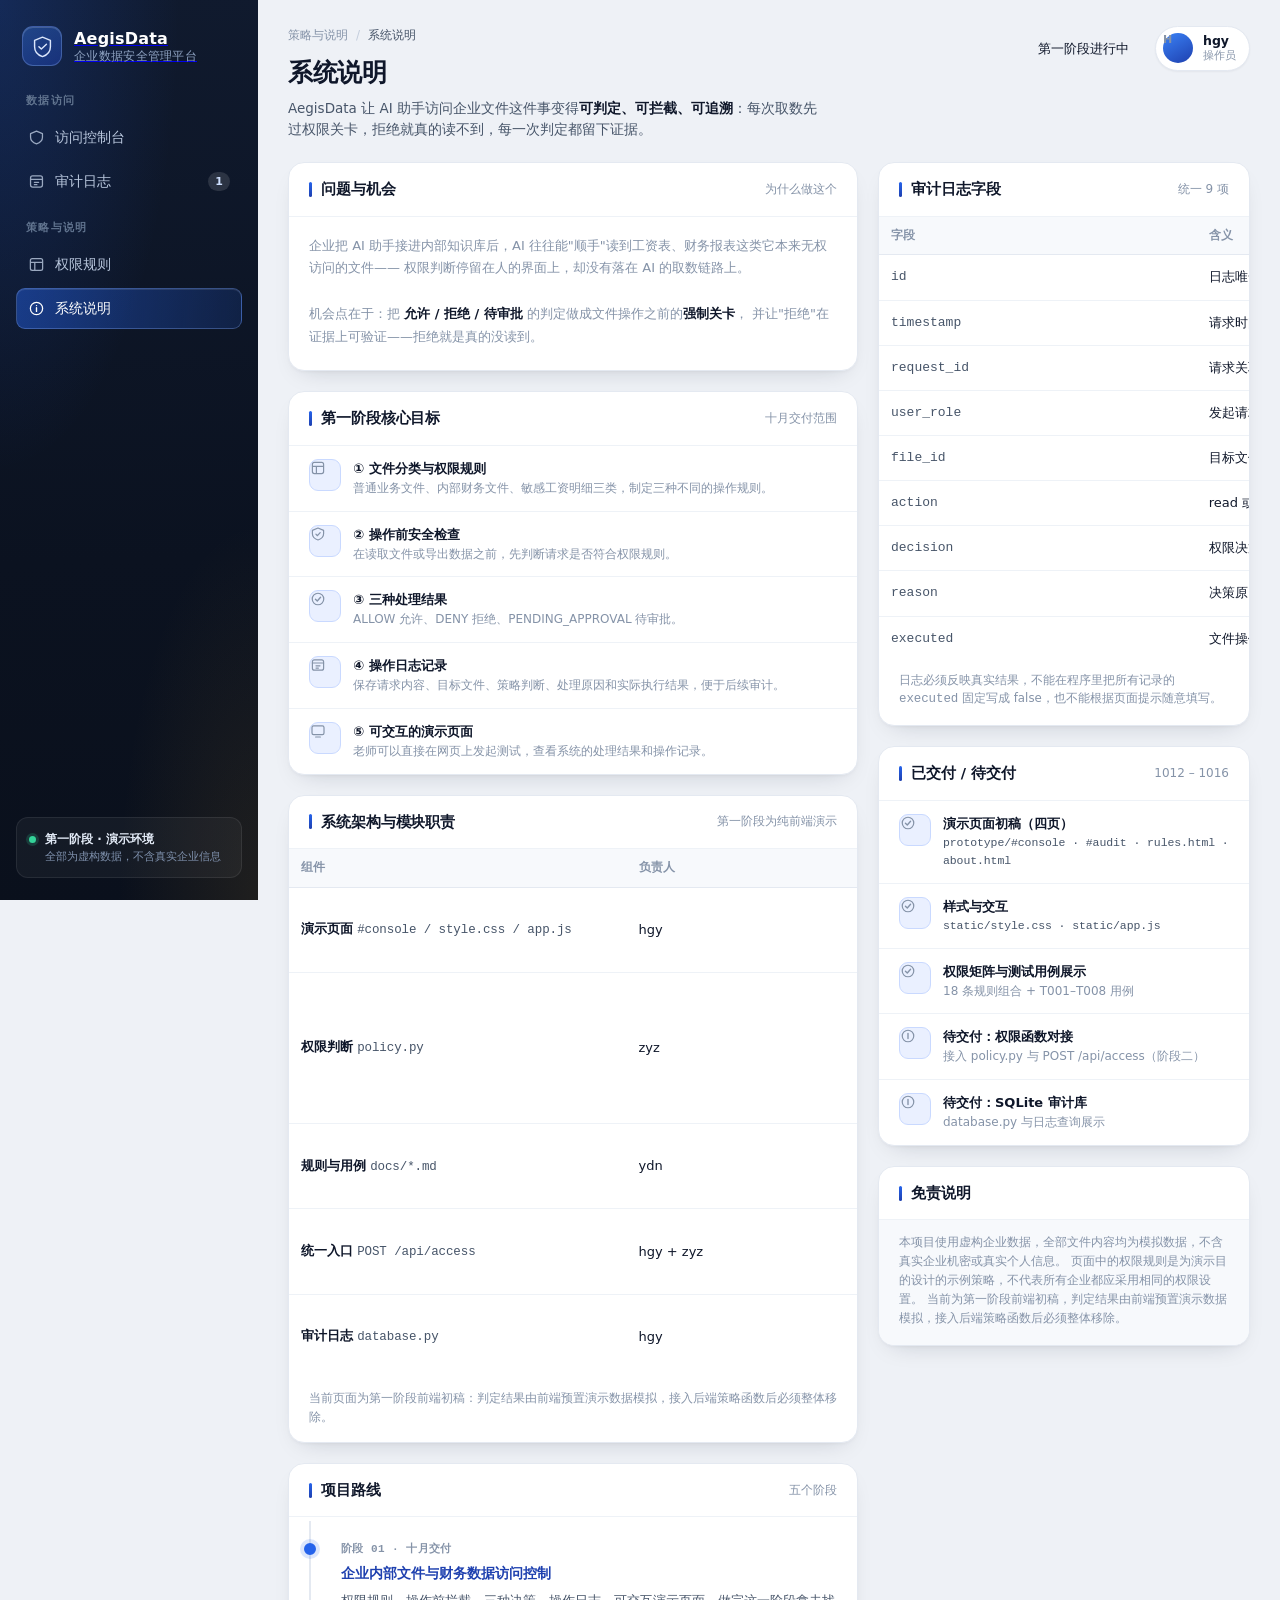
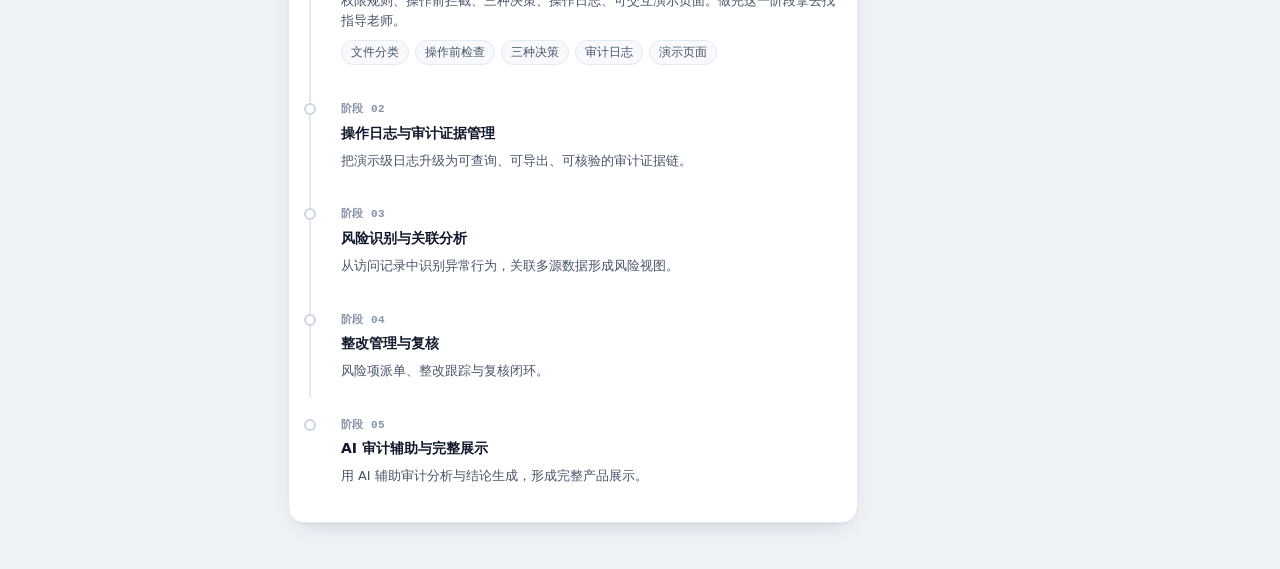
<file: about.html>
<!DOCTYPE html>
<html lang="zh-CN">
<head>
<meta charset="UTF-8">
<meta name="viewport" content="width=device-width, initial-scale=1">
<title>系统说明 · AegisData 企业数据安全管理平台</title>
<link rel="stylesheet" href="/static/style.css">
</head>
<body data-page="about">

<aside class="sidebar">
  <a class="brand" href="/">
    <div class="brand__mark" aria-hidden="true">
      <svg viewBox="0 0 32 32" fill="none">
        <path d="M16 3 27 7.5v8.7c0 6.6-4.5 11.6-11 13.8-6.5-2.2-11-7.2-11-13.8V7.5L16 3Z"
              stroke="currentColor" stroke-width="2" stroke-linejoin="round"/>
        <path d="M11 16.2l3.4 3.4L21.5 13" stroke="currentColor" stroke-width="2"
              stroke-linecap="round" stroke-linejoin="round"/>
      </svg>
    </div>
    <div class="brand__text">
      <b>AegisData</b>
      <span>企业数据安全管理平台</span>
    </div>
  </a>

  <nav class="nav" aria-label="主导航">
    <p class="nav__group">数据访问</p>
    <a class="nav__item" href="/">
      <svg viewBox="0 0 20 20" fill="none" aria-hidden="true">
        <path d="M10 2.5 17 5.5v4.3c0 3.6-2.8 6.4-7 7.7-4.2-1.3-7-4.1-7-7.7V5.5L10 2.5Z"
              stroke="currentColor" stroke-width="1.5" stroke-linejoin="round"/>
      </svg>
      <span>访问控制台</span>
    </a>
    <a class="nav__item" href="/audit">
      <svg viewBox="0 0 20 20" fill="none" aria-hidden="true">
        <rect x="3" y="3.5" width="14" height="13" rx="2.5" stroke="currentColor" stroke-width="1.5"/>
        <path d="M3 7.5h14M7.5 11h5M7.5 13.8h3" stroke="currentColor" stroke-width="1.5" stroke-linecap="round"/>
      </svg>
      <span>审计日志</span>
      <i class="nav__count" id="navCount">0</i>
    </a>

    <p class="nav__group">策略与说明</p>
    <a class="nav__item" href="/rules">
      <svg viewBox="0 0 20 20" fill="none" aria-hidden="true">
        <rect x="2.8" y="3.2" width="14.4" height="13.6" rx="2.2" stroke="currentColor" stroke-width="1.5"/>
        <path d="M2.8 7.6h14.4M8 7.6v9.2" stroke="currentColor" stroke-width="1.5"/>
      </svg>
      <span>权限规则</span>
    </a>
    <a class="nav__item is-active" href="/about" aria-current="page">
      <svg viewBox="0 0 20 20" fill="none" aria-hidden="true">
        <circle cx="10" cy="10" r="7.2" stroke="currentColor" stroke-width="1.5"/>
        <path d="M10 9v4.4M10 6.6h.01" stroke="currentColor" stroke-width="1.6" stroke-linecap="round"/>
      </svg>
      <span>系统说明</span>
    </a>
  </nav>

  <div class="sidebar__foot">
    <div class="stage">
      <span class="stage__dot"></span>
      <div>
        <b>第一阶段 · 演示环境</b>
        <span>全部为虚构数据，不含真实企业信息</span>
      </div>
    </div>
  </div>
</aside>

<div class="main">

  <header class="topbar">
    <div class="topbar__head">
      <nav class="topbar__crumbs" aria-label="面包屑">
        <span>策略与说明</span><span class="sep">/</span><b>系统说明</b>
      </nav>
      <h1>系统说明</h1>
      <p>AegisData 让 AI 助手访问企业文件这件事变得<strong>可判定、可拦截、可追溯</strong>：每次取数先过权限关卡，拒绝就真的读不到，每一次判定都留下证据。</p>
    </div>
    <div class="topbar__side">
      <span class="chip">第一阶段进行中</span>
      <div class="whoami">
        <span class="whoami__avatar">H</span>
        <div>
          <b>hgy</b>
          <span>操作员</span>
        </div>
      </div>
    </div>
  </header>

  <div class="grid">

    <div class="col">

      <!-- 问题与机会 -->
      <section class="card">
        <div class="card__head">
          <h2>问题与机会</h2>
          <span class="hint">为什么做这个</span>
        </div>
        <div class="notes" style="counter-reset: none">
          <p class="muted" style="padding: 0 0 4px; font-size: 13px; line-height: 1.75">
            企业把 AI 助手接进内部知识库后，AI 往往能"顺手"读到工资表、财务报表这类它本来无权访问的文件——
            权限判断停留在人的界面上，却没有落在 AI 的取数链路上。
            <br><br>
            机会点在于：把 <strong>允许 / 拒绝 / 待审批</strong> 的判定做成文件操作之前的<strong>强制关卡</strong>，
            并让"拒绝"在证据上可验证——拒绝就是真的没读到。
          </p>
        </div>
      </section>

      <!-- 第一阶段核心目标 -->
      <section class="card">
        <div class="card__head">
          <h2>第一阶段核心目标</h2>
          <span class="hint">十月交付范围</span>
        </div>
        <div class="doclist">
          <div class="doclist__item">
            <span class="doclist__ico"><svg viewBox="0 0 20 20" fill="none"><rect x="3" y="3" width="14" height="14" rx="2.5" stroke="currentColor" stroke-width="1.5"/><path d="M3 8h14M8 8v9" stroke="currentColor" stroke-width="1.5"/></svg></span>
            <div>
              <b>① 文件分类与权限规则</b>
              <span>普通业务文件、内部财务文件、敏感工资明细三类，制定三种不同的操作规则。</span>
            </div>
          </div>
          <div class="doclist__item">
            <span class="doclist__ico"><svg viewBox="0 0 20 20" fill="none"><path d="M10 2.5 17 5.5v4.3c0 3.6-2.8 6.4-7 7.7-4.2-1.3-7-4.1-7-7.7V5.5L10 2.5Z" stroke="currentColor" stroke-width="1.5" stroke-linejoin="round"/><path d="M7.4 10.2l1.9 1.9 3.4-3.8" stroke="currentColor" stroke-width="1.6" stroke-linecap="round" stroke-linejoin="round"/></svg></span>
            <div>
              <b>② 操作前安全检查</b>
              <span>在读取文件或导出数据之前，先判断请求是否符合权限规则。</span>
            </div>
          </div>
          <div class="doclist__item">
            <span class="doclist__ico"><svg viewBox="0 0 20 20" fill="none"><circle cx="10" cy="10" r="7.2" stroke="currentColor" stroke-width="1.5"/><path d="M6.8 10.2l2.3 2.3 4.1-4.6" stroke="currentColor" stroke-width="1.7" stroke-linecap="round" stroke-linejoin="round"/></svg></span>
            <div>
              <b>③ 三种处理结果</b>
              <span>ALLOW 允许、DENY 拒绝、PENDING_APPROVAL 待审批。</span>
            </div>
          </div>
          <div class="doclist__item">
            <span class="doclist__ico"><svg viewBox="0 0 20 20" fill="none"><rect x="3" y="3.5" width="14" height="13" rx="2.5" stroke="currentColor" stroke-width="1.5"/><path d="M3 7.5h14M7.5 11h5M7.5 13.8h3" stroke="currentColor" stroke-width="1.5" stroke-linecap="round"/></svg></span>
            <div>
              <b>④ 操作日志记录</b>
              <span>保存请求内容、目标文件、策略判断、处理原因和实际执行结果，便于后续审计。</span>
            </div>
          </div>
          <div class="doclist__item">
            <span class="doclist__ico"><svg viewBox="0 0 20 20" fill="none"><rect x="2.5" y="3.5" width="15" height="11" rx="2" stroke="currentColor" stroke-width="1.5"/><path d="M7 17.5h6" stroke="currentColor" stroke-width="1.5" stroke-linecap="round"/></svg></span>
            <div>
              <b>⑤ 可交互的演示页面</b>
              <span>老师可以直接在网页上发起测试，查看系统的处理结果和操作记录。</span>
            </div>
          </div>
        </div>
      </section>

      <!-- 系统架构 -->
      <section class="card">
        <div class="card__head">
          <h2>系统架构与模块职责</h2>
          <span class="hint">第一阶段为纯前端演示</span>
        </div>

        <div class="tablewrap">
          <table class="table">
            <thead>
              <tr>
                <th style="width:210px">组件</th>
                <th style="width:150px">负责人</th>
                <th>职责</th>
              </tr>
            </thead>
            <tbody>
              <tr>
                <td><b>演示页面</b> <span class="mono">#console / style.css / app.js</span></td>
                <td>hgy</td>
                <td>角色、文件、操作的选择控件与结果展示区，只呈现不判断</td>
              </tr>
              <tr>
                <td><b>权限判断</b> <span class="mono">policy.py</span></td>
                <td>zyz</td>
                <td>实现 <span class="mono">check_permission(user_role, file_id, action)</span>，输出三种决策</td>
              </tr>
              <tr>
                <td><b>规则与用例</b> <span class="mono">docs/*.md</span></td>
                <td>ydn</td>
                <td>文件清单、权限规则表、测试用例与虚构数据文件</td>
              </tr>
              <tr>
                <td><b>统一入口</b> <span class="mono">POST /api/access</span></td>
                <td>hgy + zyz</td>
                <td>接收请求、调用权限函数、执行受控文件操作、写审计日志</td>
              </tr>
              <tr>
                <td><b>审计日志</b> <span class="mono">database.py</span></td>
                <td>hgy</td>
                <td>SQLite 存储 9 个字段，提供日志查询与展示</td>
              </tr>
            </tbody>
          </table>
        </div>

        <div class="code-note">
          当前页面为第一阶段前端初稿：判定结果由前端预置演示数据模拟，接入后端策略函数后必须整体移除。
        </div>
      </section>

      <!-- 项目路线 -->
      <section class="card">
        <div class="card__head">
          <h2>项目路线</h2>
          <span class="hint">五个阶段</span>
        </div>
        <div class="roadmap">
          <div class="phase phase--now">
            <span class="phase__no">阶段 01 · 十月交付</span>
            <h4>企业内部文件与财务数据访问控制</h4>
            <p>权限规则、操作前拦截、三种决策、操作日志、可交互演示页面。做完这一阶段拿去找指导老师。</p>
            <div class="phase__tags">
              <span class="chipx">文件分类</span>
              <span class="chipx">操作前检查</span>
              <span class="chipx">三种决策</span>
              <span class="chipx">审计日志</span>
              <span class="chipx">演示页面</span>
            </div>
          </div>
          <div class="phase phase--next">
            <span class="phase__no">阶段 02</span>
            <h4>操作日志与审计证据管理</h4>
            <p>把演示级日志升级为可查询、可导出、可核验的审计证据链。</p>
          </div>
          <div class="phase phase--next">
            <span class="phase__no">阶段 03</span>
            <h4>风险识别与关联分析</h4>
            <p>从访问记录中识别异常行为，关联多源数据形成风险视图。</p>
          </div>
          <div class="phase phase--next">
            <span class="phase__no">阶段 04</span>
            <h4>整改管理与复核</h4>
            <p>风险项派单、整改跟踪与复核闭环。</p>
          </div>
          <div class="phase phase--next">
            <span class="phase__no">阶段 05</span>
            <h4>AI 审计辅助与完整展示</h4>
            <p>用 AI 辅助审计分析与结论生成，形成完整产品展示。</p>
          </div>
        </div>
      </section>
    </div>

    <!-- 右列 -->
    <div class="col col--side">

      <section class="card">
        <div class="card__head">
          <h2>审计日志字段</h2>
          <span class="hint">统一 9 项</span>
        </div>
        <div class="tablewrap">
          <table class="table">
            <thead>
              <tr><th style="width:120px">字段</th><th>含义</th></tr>
            </thead>
            <tbody>
              <tr><td class="tbl-code">id</td><td>日志唯一编号</td></tr>
              <tr><td class="tbl-code">timestamp</td><td>请求时间</td></tr>
              <tr><td class="tbl-code">request_id</td><td>请求关联编号</td></tr>
              <tr><td class="tbl-code">user_role</td><td>发起请求的角色</td></tr>
              <tr><td class="tbl-code">file_id</td><td>目标文件编号</td></tr>
              <tr><td class="tbl-code">action</td><td>read 或 export</td></tr>
              <tr><td class="tbl-code">decision</td><td>权限决策</td></tr>
              <tr><td class="tbl-code">reason</td><td>决策原因</td></tr>
              <tr><td class="tbl-code">executed</td><td>文件操作是否实际执行</td></tr>
            </tbody>
          </table>
        </div>
        <div class="code-note">
          日志必须反映真实结果，不能在程序里把所有记录的 <span class="mono">executed</span> 固定写成 false，也不能根据页面提示随意填写。
        </div>
      </section>

      <section class="card">
        <div class="card__head">
          <h2>已交付 / 待交付</h2>
          <span class="hint">1012 – 1016</span>
        </div>
        <div class="doclist">
          <div class="doclist__item">
            <span class="doclist__ico"><svg viewBox="0 0 20 20" fill="none"><circle cx="10" cy="10" r="7.2" stroke="currentColor" stroke-width="1.5"/><path d="M6.8 10.2l2.3 2.3 4.1-4.6" stroke="currentColor" stroke-width="1.7" stroke-linecap="round" stroke-linejoin="round"/></svg></span>
            <div><b>演示页面初稿（四页）</b><span class="mono">prototype/#console · #audit · rules.html · about.html</span></div>
          </div>
          <div class="doclist__item">
            <span class="doclist__ico"><svg viewBox="0 0 20 20" fill="none"><circle cx="10" cy="10" r="7.2" stroke="currentColor" stroke-width="1.5"/><path d="M6.8 10.2l2.3 2.3 4.1-4.6" stroke="currentColor" stroke-width="1.7" stroke-linecap="round" stroke-linejoin="round"/></svg></span>
            <div><b>样式与交互</b><span class="mono">static/style.css · static/app.js</span></div>
          </div>
          <div class="doclist__item">
            <span class="doclist__ico"><svg viewBox="0 0 20 20" fill="none"><circle cx="10" cy="10" r="7.2" stroke="currentColor" stroke-width="1.5"/><path d="M6.8 10.2l2.3 2.3 4.1-4.6" stroke="currentColor" stroke-width="1.7" stroke-linecap="round" stroke-linejoin="round"/></svg></span>
            <div><b>权限矩阵与测试用例展示</b><span>18 条规则组合 + T001–T008 用例</span></div>
          </div>
          <div class="doclist__item">
            <span class="doclist__ico"><svg viewBox="0 0 20 20" fill="none"><circle cx="10" cy="10" r="7.2" stroke="currentColor" stroke-width="1.5"/><path d="M10 6.8v6.4" stroke="currentColor" stroke-width="1.7" stroke-linecap="round"/></svg></span>
            <div><b>待交付：权限函数对接</b><span>接入 policy.py 与 POST /api/access（阶段二）</span></div>
          </div>
          <div class="doclist__item">
            <span class="doclist__ico"><svg viewBox="0 0 20 20" fill="none"><circle cx="10" cy="10" r="7.2" stroke="currentColor" stroke-width="1.5"/><path d="M10 6.8v6.4" stroke="currentColor" stroke-width="1.7" stroke-linecap="round"/></svg></span>
            <div><b>待交付：SQLite 审计库</b><span>database.py 与日志查询展示</span></div>
          </div>
        </div>
      </section>

      <section class="card">
        <div class="card__head">
          <h2>免责说明</h2>
        </div>
        <p class="disclaimer" style="border-top: 0">
          本项目使用虚构企业数据，全部文件内容均为模拟数据，不含真实企业机密或真实个人信息。
          页面中的权限规则是为演示目的设计的示例策略，不代表所有企业都应采用相同的权限设置。
          当前为第一阶段前端初稿，判定结果由前端预置演示数据模拟，接入后端策略函数后必须整体移除。
        </p>
      </section>
    </div>
  </div>
</div>

<script src="/static/app.js"></script>
</body>
</html>
</file>
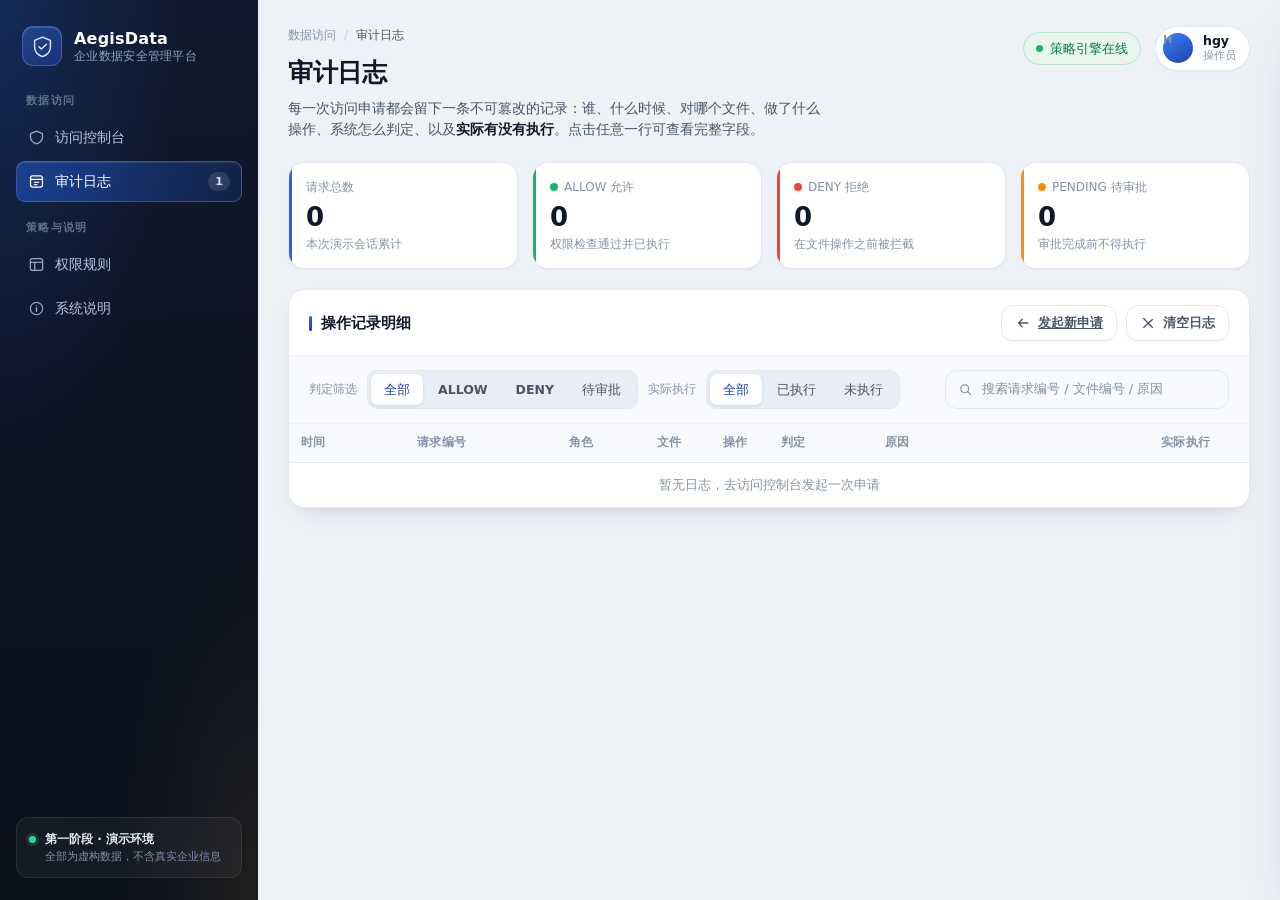
<file: audit.html>
<!DOCTYPE html>
<html lang="zh-CN">
<head>
<meta charset="UTF-8">
<meta name="viewport" content="width=device-width, initial-scale=1">
<title>审计日志 · AegisData 企业数据安全管理平台</title>
<link rel="stylesheet" href="/static/style.css">
</head>
<body data-page="audit">

<aside class="sidebar">
  <a class="brand" href="/">
    <div class="brand__mark" aria-hidden="true">
      <svg viewBox="0 0 32 32" fill="none">
        <path d="M16 3 27 7.5v8.7c0 6.6-4.5 11.6-11 13.8-6.5-2.2-11-7.2-11-13.8V7.5L16 3Z"
              stroke="currentColor" stroke-width="2" stroke-linejoin="round"/>
        <path d="M11 16.2l3.4 3.4L21.5 13" stroke="currentColor" stroke-width="2"
              stroke-linecap="round" stroke-linejoin="round"/>
      </svg>
    </div>
    <div class="brand__text">
      <b>AegisData</b>
      <span>企业数据安全管理平台</span>
    </div>
  </a>

  <nav class="nav" aria-label="主导航">
    <p class="nav__group">数据访问</p>
    <a class="nav__item" href="/">
      <svg viewBox="0 0 20 20" fill="none" aria-hidden="true">
        <path d="M10 2.5 17 5.5v4.3c0 3.6-2.8 6.4-7 7.7-4.2-1.3-7-4.1-7-7.7V5.5L10 2.5Z"
              stroke="currentColor" stroke-width="1.5" stroke-linejoin="round"/>
      </svg>
      <span>访问控制台</span>
    </a>
    <a class="nav__item is-active" href="/audit" aria-current="page">
      <svg viewBox="0 0 20 20" fill="none" aria-hidden="true">
        <rect x="3" y="3.5" width="14" height="13" rx="2.5" stroke="currentColor" stroke-width="1.5"/>
        <path d="M3 7.5h14M7.5 11h5M7.5 13.8h3" stroke="currentColor" stroke-width="1.5" stroke-linecap="round"/>
      </svg>
      <span>审计日志</span>
      <i class="nav__count" id="navCount">0</i>
    </a>

    <p class="nav__group">策略与说明</p>
    <a class="nav__item" href="/rules">
      <svg viewBox="0 0 20 20" fill="none" aria-hidden="true">
        <rect x="2.8" y="3.2" width="14.4" height="13.6" rx="2.2" stroke="currentColor" stroke-width="1.5"/>
        <path d="M2.8 7.6h14.4M8 7.6v9.2" stroke="currentColor" stroke-width="1.5"/>
      </svg>
      <span>权限规则</span>
    </a>
    <a class="nav__item" href="/about">
      <svg viewBox="0 0 20 20" fill="none" aria-hidden="true">
        <circle cx="10" cy="10" r="7.2" stroke="currentColor" stroke-width="1.5"/>
        <path d="M10 9v4.4M10 6.6h.01" stroke="currentColor" stroke-width="1.6" stroke-linecap="round"/>
      </svg>
      <span>系统说明</span>
    </a>
  </nav>

  <div class="sidebar__foot">
    <div class="stage">
      <span class="stage__dot"></span>
      <div>
        <b>第一阶段 · 演示环境</b>
        <span>全部为虚构数据，不含真实企业信息</span>
      </div>
    </div>
  </div>
</aside>

<div class="main">

  <header class="topbar">
    <div class="topbar__head">
      <nav class="topbar__crumbs" aria-label="面包屑">
        <span>数据访问</span><span class="sep">/</span><b>审计日志</b>
      </nav>
      <h1>审计日志</h1>
      <p>每一次访问申请都会留下一条不可篡改的记录：谁、什么时候、对哪个文件、做了什么操作、系统怎么判定、以及<strong>实际有没有执行</strong>。点击任意一行可查看完整字段。</p>
    </div>
    <div class="topbar__side">
      <span class="chip chip--ok">
        <span class="chip__pulse"></span>策略引擎在线
      </span>
      <div class="whoami">
        <span class="whoami__avatar">H</span>
        <div>
          <b>hgy</b>
          <span>操作员</span>
        </div>
      </div>
    </div>
  </header>

  <div class="stack">

    <!-- 统计 -->
    <section class="stats" aria-label="日志统计">
      <dl class="stat stat--all">
        <dt>请求总数</dt>
        <dd id="statTotal">0</dd>
        <span class="stat__sub">本次演示会话累计</span>
      </dl>
      <dl class="stat stat--allow">
        <dt><span class="dot dot--allow"></span>ALLOW 允许</dt>
        <dd id="statAllow">0</dd>
        <span class="stat__sub">权限检查通过并已执行</span>
      </dl>
      <dl class="stat stat--deny">
        <dt><span class="dot dot--deny"></span>DENY 拒绝</dt>
        <dd id="statDeny">0</dd>
        <span class="stat__sub">在文件操作之前被拦截</span>
      </dl>
      <dl class="stat stat--pending">
        <dt><span class="dot dot--pending"></span>PENDING 待审批</dt>
        <dd id="statPending">0</dd>
        <span class="stat__sub">审批完成前不得执行</span>
      </dl>
    </section>

    <!-- 日志表 -->
    <section class="card card--table">
      <div class="card__head">
        <h2>操作记录明细</h2>
        <div class="card__tools">
          <a class="btn btn--ghost btn--sm" href="/">
            <svg viewBox="0 0 20 20" fill="none" aria-hidden="true">
              <path d="M16 10H5M9 5.4 4.4 10 9 14.6" stroke="currentColor"
                    stroke-width="1.7" stroke-linecap="round" stroke-linejoin="round"/>
            </svg>
            发起新申请
          </a>
          <button class="btn btn--ghost btn--sm" type="button" id="btnClear">
            <svg viewBox="0 0 20 20" fill="none" aria-hidden="true">
              <path d="M15.5 5.5 4.5 15.5M4.5 4.5l11 11" stroke="currentColor"
                    stroke-width="1.7" stroke-linecap="round"/>
            </svg>
            清空日志
          </button>
        </div>
      </div>

      <div class="filters">
        <span class="filters__label">判定筛选</span>
        <div class="seg" id="segDecision" role="group" aria-label="按判定筛选">
          <button class="seg__btn" type="button" data-d="ALL" aria-pressed="true">全部</button>
          <button class="seg__btn" type="button" data-d="ALLOW" aria-pressed="false">ALLOW</button>
          <button class="seg__btn" type="button" data-d="DENY" aria-pressed="false">DENY</button>
          <button class="seg__btn" type="button" data-d="PENDING_APPROVAL" aria-pressed="false">待审批</button>
        </div>

        <span class="filters__label">实际执行</span>
        <div class="seg" id="segExec" role="group" aria-label="按执行状态筛选">
          <button class="seg__btn" type="button" data-e="ALL" aria-pressed="true">全部</button>
          <button class="seg__btn" type="button" data-e="yes" aria-pressed="false">已执行</button>
          <button class="seg__btn" type="button" data-e="no" aria-pressed="false">未执行</button>
        </div>

        <span class="filters__grow"></span>

        <label class="search">
          <svg viewBox="0 0 20 20" fill="none" aria-hidden="true">
            <circle cx="9" cy="9" r="5.3" stroke="currentColor" stroke-width="1.6"/>
            <path d="M13 13l3.6 3.6" stroke="currentColor" stroke-width="1.6" stroke-linecap="round"/>
          </svg>
          <input type="search" id="search" placeholder="搜索请求编号 / 文件编号 / 原因">
        </label>
      </div>

      <div class="tablewrap">
        <table class="table">
          <thead>
            <tr>
              <th>时间</th>
              <th>请求编号</th>
              <th>角色</th>
              <th>文件</th>
              <th>操作</th>
              <th>判定</th>
              <th>原因</th>
              <th class="ta-c">实际执行</th>
            </tr>
          </thead>
          <tbody id="auditBody"></tbody>
        </table>
      </div>
    </section>
  </div>
</div>

<!-- 详情抽屉 -->
<div class="scrim" id="scrim"></div>
<aside class="drawer" id="drawer" role="dialog" aria-modal="false" aria-labelledby="drawerTitle" aria-hidden="true">
  <div class="drawer__head">
    <div>
      <h3 id="drawerTitle">记录详情</h3>
      <p id="drawerSub">—</p>
    </div>
    <button class="xbtn" type="button" id="drawerClose" aria-label="关闭详情">
      <svg viewBox="0 0 20 20" fill="none">
        <path d="M15.5 5.5 4.5 15.5M4.5 4.5l11 11" stroke="currentColor"
              stroke-width="1.8" stroke-linecap="round"/>
      </svg>
    </button>
  </div>

  <div class="drawer__body">
    <section>
      <h4>判定结果</h4>
      <div id="drawerVerdict"></div>
    </section>

    <section>
      <h4>日志字段（统一 9 项）</h4>
      <dl class="dl" id="drawerFields"></dl>
    </section>

    <section>
      <h4>安全结论</h4>
      <div class="proof" id="drawerProof">
        <span class="proof__icon" aria-hidden="true">
          <svg viewBox="0 0 24 24" fill="none">
            <path d="M12 3.5 20.5 19h-17L12 3.5Z" stroke="currentColor" stroke-width="1.7" stroke-linejoin="round"/>
            <path d="M12 9.6v4M12 16.2h.01" stroke="currentColor" stroke-width="1.9" stroke-linecap="round"/>
          </svg>
        </span>
        <div class="proof__text">
          <b id="drawerProofTitle">—</b>
          <span id="drawerProofDesc">—</span>
        </div>
      </div>
    </section>
  </div>

  <div class="drawer__foot">
    <p>本页记录仅保存在当前浏览器（localStorage），用于第一阶段演示。接入后端 SQLite 审计库后，将由 <code>database.py</code> 统一写入并提供查询接口。</p>
  </div>
</aside>

<script src="/static/app.js"></script>
</body>
</html>
</file>
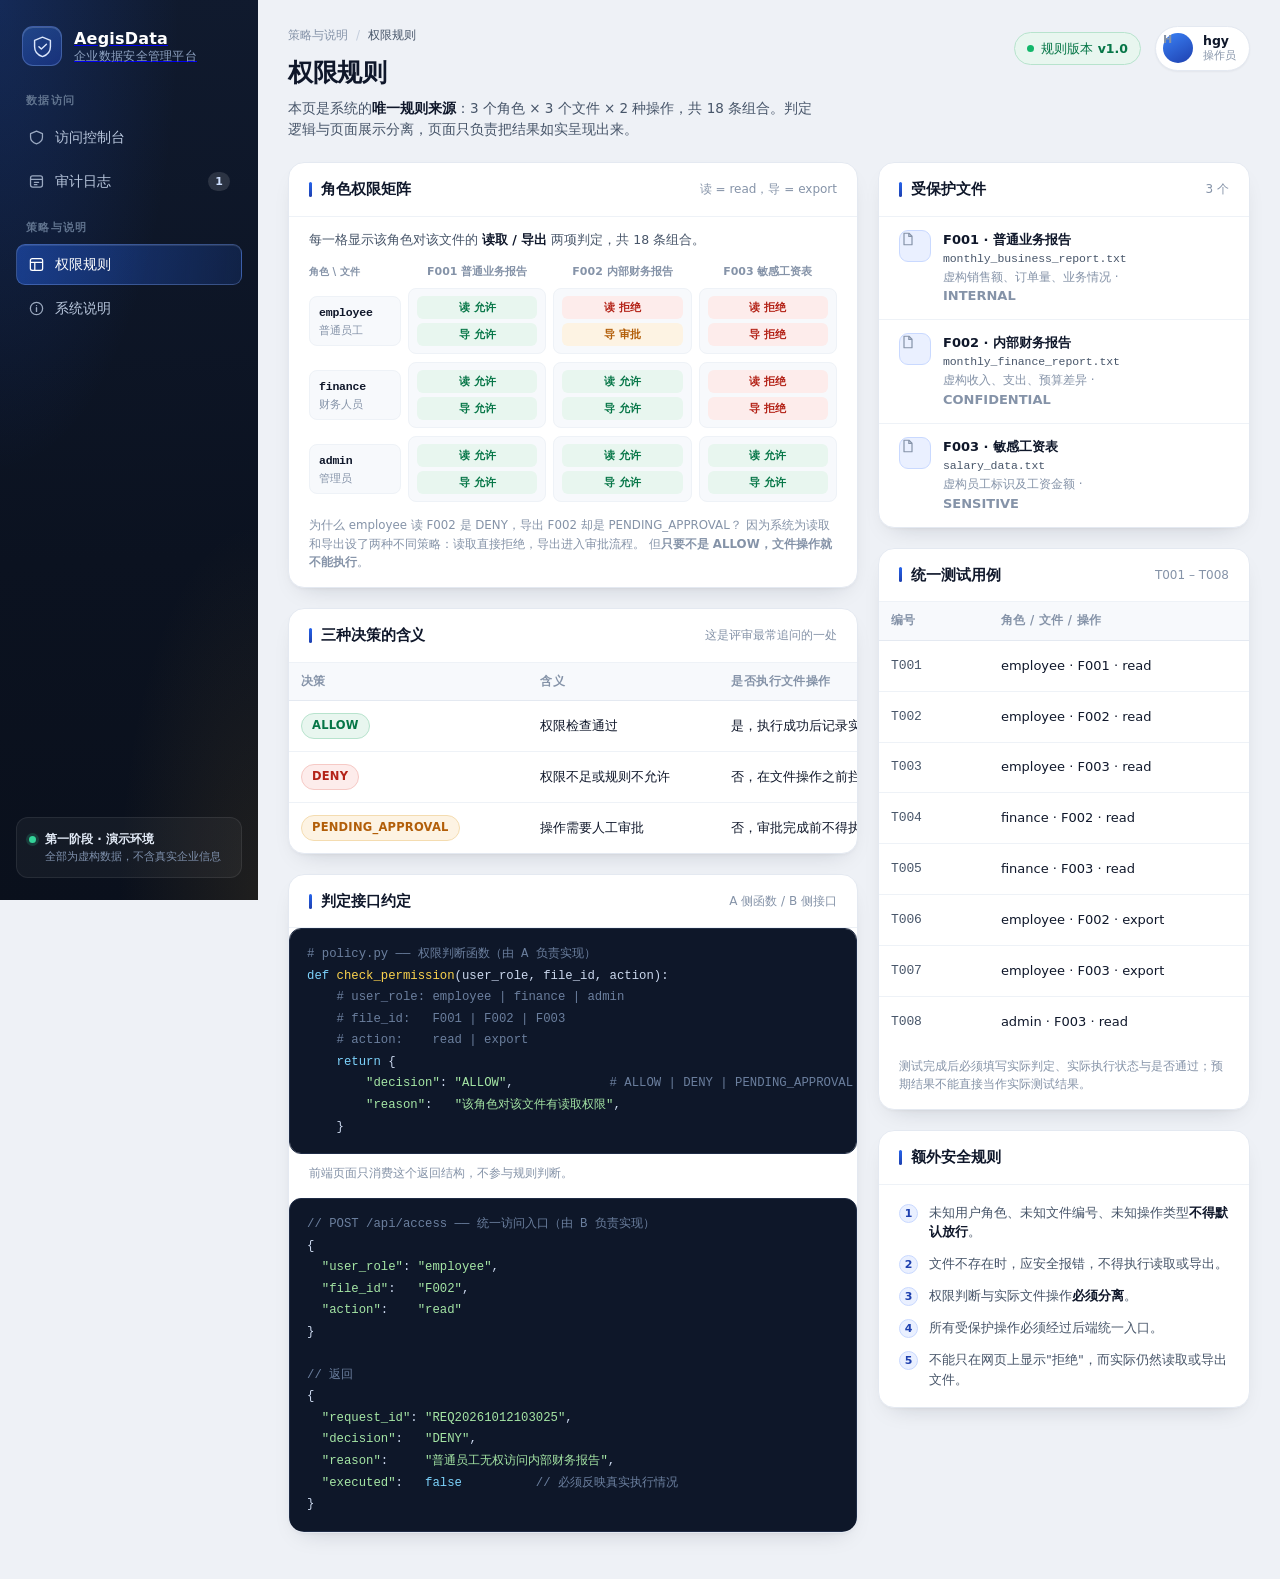
<file: rules.html>
<!DOCTYPE html>
<html lang="zh-CN">
<head>
<meta charset="UTF-8">
<meta name="viewport" content="width=device-width, initial-scale=1">
<title>权限规则 · AegisData 企业数据安全管理平台</title>
<link rel="stylesheet" href="/static/style.css">
</head>
<body data-page="rules">

<aside class="sidebar">
  <a class="brand" href="/">
    <div class="brand__mark" aria-hidden="true">
      <svg viewBox="0 0 32 32" fill="none">
        <path d="M16 3 27 7.5v8.7c0 6.6-4.5 11.6-11 13.8-6.5-2.2-11-7.2-11-13.8V7.5L16 3Z"
              stroke="currentColor" stroke-width="2" stroke-linejoin="round"/>
        <path d="M11 16.2l3.4 3.4L21.5 13" stroke="currentColor" stroke-width="2"
              stroke-linecap="round" stroke-linejoin="round"/>
      </svg>
    </div>
    <div class="brand__text">
      <b>AegisData</b>
      <span>企业数据安全管理平台</span>
    </div>
  </a>

  <nav class="nav" aria-label="主导航">
    <p class="nav__group">数据访问</p>
    <a class="nav__item" href="/">
      <svg viewBox="0 0 20 20" fill="none" aria-hidden="true">
        <path d="M10 2.5 17 5.5v4.3c0 3.6-2.8 6.4-7 7.7-4.2-1.3-7-4.1-7-7.7V5.5L10 2.5Z"
              stroke="currentColor" stroke-width="1.5" stroke-linejoin="round"/>
      </svg>
      <span>访问控制台</span>
    </a>
    <a class="nav__item" href="/audit">
      <svg viewBox="0 0 20 20" fill="none" aria-hidden="true">
        <rect x="3" y="3.5" width="14" height="13" rx="2.5" stroke="currentColor" stroke-width="1.5"/>
        <path d="M3 7.5h14M7.5 11h5M7.5 13.8h3" stroke="currentColor" stroke-width="1.5" stroke-linecap="round"/>
      </svg>
      <span>审计日志</span>
      <i class="nav__count" id="navCount">0</i>
    </a>

    <p class="nav__group">策略与说明</p>
    <a class="nav__item is-active" href="/rules" aria-current="page">
      <svg viewBox="0 0 20 20" fill="none" aria-hidden="true">
        <rect x="2.8" y="3.2" width="14.4" height="13.6" rx="2.2" stroke="currentColor" stroke-width="1.5"/>
        <path d="M2.8 7.6h14.4M8 7.6v9.2" stroke="currentColor" stroke-width="1.5"/>
      </svg>
      <span>权限规则</span>
    </a>
    <a class="nav__item" href="/about">
      <svg viewBox="0 0 20 20" fill="none" aria-hidden="true">
        <circle cx="10" cy="10" r="7.2" stroke="currentColor" stroke-width="1.5"/>
        <path d="M10 9v4.4M10 6.6h.01" stroke="currentColor" stroke-width="1.6" stroke-linecap="round"/>
      </svg>
      <span>系统说明</span>
    </a>
  </nav>

  <div class="sidebar__foot">
    <div class="stage">
      <span class="stage__dot"></span>
      <div>
        <b>第一阶段 · 演示环境</b>
        <span>全部为虚构数据，不含真实企业信息</span>
      </div>
    </div>
  </div>
</aside>

<div class="main">

  <header class="topbar">
    <div class="topbar__head">
      <nav class="topbar__crumbs" aria-label="面包屑">
        <span>策略与说明</span><span class="sep">/</span><b>权限规则</b>
      </nav>
      <h1>权限规则</h1>
      <p>本页是系统的<strong>唯一规则来源</strong>：3 个角色 × 3 个文件 × 2 种操作，共 18 条组合。判定逻辑与页面展示分离，页面只负责把结果如实呈现出来。</p>
    </div>
    <div class="topbar__side">
      <span class="chip chip--ok"><span class="chip__pulse"></span>规则版本 v1.0</span>
      <div class="whoami">
        <span class="whoami__avatar">H</span>
        <div>
          <b>hgy</b>
          <span>操作员</span>
        </div>
      </div>
    </div>
  </header>

  <div class="grid">

    <div class="col">

      <!-- 权限矩阵 -->
      <section class="card">
        <div class="card__head">
          <h2>角色权限矩阵</h2>
          <span class="hint">读 = read，导 = export</span>
        </div>
        <p class="matrix__note">每一格显示该角色对该文件的 <strong>读取 / 导出</strong> 两项判定，共 18 条组合。</p>

        <div class="matrix" role="table" aria-label="角色权限矩阵">
          <div class="matrix__row matrix__row--head" role="row">
            <span role="columnheader">角色 \ 文件</span>
            <span role="columnheader">F001 普通业务报告</span>
            <span role="columnheader">F002 内部财务报告</span>
            <span role="columnheader">F003 敏感工资表</span>
          </div>

          <div class="matrix__row" role="row">
            <span class="matrix__role" role="rowheader"><b>employee</b><i>普通员工</i></span>
            <span class="cell"><i class="pill pill--allow">读 允许</i><i class="pill pill--allow">导 允许</i></span>
            <span class="cell"><i class="pill pill--deny">读 拒绝</i><i class="pill pill--pending">导 审批</i></span>
            <span class="cell"><i class="pill pill--deny">读 拒绝</i><i class="pill pill--deny">导 拒绝</i></span>
          </div>

          <div class="matrix__row" role="row">
            <span class="matrix__role" role="rowheader"><b>finance</b><i>财务人员</i></span>
            <span class="cell"><i class="pill pill--allow">读 允许</i><i class="pill pill--allow">导 允许</i></span>
            <span class="cell"><i class="pill pill--allow">读 允许</i><i class="pill pill--allow">导 允许</i></span>
            <span class="cell"><i class="pill pill--deny">读 拒绝</i><i class="pill pill--deny">导 拒绝</i></span>
          </div>

          <div class="matrix__row" role="row">
            <span class="matrix__role" role="rowheader"><b>admin</b><i>管理员</i></span>
            <span class="cell"><i class="pill pill--allow">读 允许</i><i class="pill pill--allow">导 允许</i></span>
            <span class="cell"><i class="pill pill--allow">读 允许</i><i class="pill pill--allow">导 允许</i></span>
            <span class="cell"><i class="pill pill--allow">读 允许</i><i class="pill pill--allow">导 允许</i></span>
          </div>
        </div>

        <div class="code-note">
          为什么 employee 读 F002 是 DENY，导出 F002 却是 PENDING_APPROVAL？
          因为系统为读取和导出设了两种不同策略：读取直接拒绝，导出进入审批流程。
          但<strong>只要不是 ALLOW，文件操作就不能执行</strong>。
        </div>
      </section>

      <!-- 决策含义 -->
      <section class="card">
        <div class="card__head">
          <h2>三种决策的含义</h2>
          <span class="hint">这是评审最常追问的一处</span>
        </div>
        <div class="tablewrap">
          <table class="table">
            <thead>
              <tr>
                <th style="width:190px">决策</th>
                <th>含义</th>
                <th style="width:230px">是否执行文件操作</th>
              </tr>
            </thead>
            <tbody>
              <tr>
                <td><span class="tag tag--allow">ALLOW</span></td>
                <td>权限检查通过</td>
                <td>是，执行成功后记录实际结果</td>
              </tr>
              <tr>
                <td><span class="tag tag--deny">DENY</span></td>
                <td>权限不足或规则不允许</td>
                <td>否，在文件操作之前拦截</td>
              </tr>
              <tr>
                <td><span class="tag tag--pending">PENDING_APPROVAL</span></td>
                <td>操作需要人工审批</td>
                <td>否，审批完成前不得执行</td>
              </tr>
            </tbody>
          </table>
        </div>
      </section>

      <!-- 接口约定 -->
      <section class="card">
        <div class="card__head">
          <h2>判定接口约定</h2>
          <span class="hint">A 侧函数 / B 侧接口</span>
        </div>

        <pre class="code"><span class="c"># policy.py —— 权限判断函数（由 A 负责实现）</span>
<span class="k">def</span> <span class="f">check_permission</span>(user_role, file_id, action):
    <span class="c"># user_role: employee | finance | admin</span>
    <span class="c"># file_id:   F001 | F002 | F003</span>
    <span class="c"># action:    read | export</span>
    <span class="k">return</span> {
        <span class="s">"decision"</span>: <span class="s">"ALLOW"</span>,             <span class="c"># ALLOW | DENY | PENDING_APPROVAL</span>
        <span class="s">"reason"</span>:   <span class="s">"该角色对该文件有读取权限"</span>,
    }</pre>

        <div class="code-note">前端页面只消费这个返回结构，不参与规则判断。</div>

        <pre class="code"><span class="c">// POST /api/access —— 统一访问入口（由 B 负责实现）</span>
{
  <span class="s">"user_role"</span>: <span class="s">"employee"</span>,
  <span class="s">"file_id"</span>:   <span class="s">"F002"</span>,
  <span class="s">"action"</span>:    <span class="s">"read"</span>
}

<span class="c">// 返回</span>
{
  <span class="s">"request_id"</span>: <span class="s">"REQ20261012103025"</span>,
  <span class="s">"decision"</span>:   <span class="s">"DENY"</span>,
  <span class="s">"reason"</span>:     <span class="s">"普通员工无权访问内部财务报告"</span>,
  <span class="s">"executed"</span>:   <span class="k">false</span>          <span class="c">// 必须反映真实执行情况</span>
}</pre>
      </section>
    </div>

    <!-- 右列 -->
    <div class="col col--side">

      <section class="card">
        <div class="card__head">
          <h2>受保护文件</h2>
          <span class="hint">3 个</span>
        </div>
        <div class="doclist">
          <div class="doclist__item">
            <span class="doclist__ico">
              <svg viewBox="0 0 20 20" fill="none">
                <path d="M5 2.8h6.2L15 6.6v10.6H5V2.8Z" stroke="currentColor" stroke-width="1.5" stroke-linejoin="round"/>
                <path d="M11 2.8v4h4" stroke="currentColor" stroke-width="1.5" stroke-linejoin="round"/>
              </svg>
            </span>
            <div>
              <b>F001 · 普通业务报告</b>
              <span class="mono">monthly_business_report.txt</span>
              <span>虚构销售额、订单量、业务情况 · <b>INTERNAL</b></span>
            </div>
          </div>
          <div class="doclist__item">
            <span class="doclist__ico">
              <svg viewBox="0 0 20 20" fill="none">
                <path d="M5 2.8h6.2L15 6.6v10.6H5V2.8Z" stroke="currentColor" stroke-width="1.5" stroke-linejoin="round"/>
                <path d="M11 2.8v4h4" stroke="currentColor" stroke-width="1.5" stroke-linejoin="round"/>
              </svg>
            </span>
            <div>
              <b>F002 · 内部财务报告</b>
              <span class="mono">monthly_finance_report.txt</span>
              <span>虚构收入、支出、预算差异 · <b>CONFIDENTIAL</b></span>
            </div>
          </div>
          <div class="doclist__item">
            <span class="doclist__ico">
              <svg viewBox="0 0 20 20" fill="none">
                <path d="M5 2.8h6.2L15 6.6v10.6H5V2.8Z" stroke="currentColor" stroke-width="1.5" stroke-linejoin="round"/>
                <path d="M11 2.8v4h4" stroke="currentColor" stroke-width="1.5" stroke-linejoin="round"/>
              </svg>
            </span>
            <div>
              <b>F003 · 敏感工资表</b>
              <span class="mono">salary_data.txt</span>
              <span>虚构员工标识及工资金额 · <b>SENSITIVE</b></span>
            </div>
          </div>
        </div>
      </section>

      <section class="card">
        <div class="card__head">
          <h2>统一测试用例</h2>
          <span class="hint">T001 – T008</span>
        </div>
        <div class="tablewrap">
          <table class="table">
            <thead>
              <tr>
                <th style="width:58px">编号</th>
                <th>角色 / 文件 / 操作</th>
                <th style="width:104px">预期判定</th>
                <th class="ta-c" style="width:66px">执行</th>
              </tr>
            </thead>
            <tbody>
              <tr><td class="mono">T001</td><td>employee · F001 · read</td><td><span class="tag tag--allow">ALLOW</span></td><td class="ta-c">是</td></tr>
              <tr><td class="mono">T002</td><td>employee · F002 · read</td><td><span class="tag tag--deny">DENY</span></td><td class="ta-c">否</td></tr>
              <tr><td class="mono">T003</td><td>employee · F003 · read</td><td><span class="tag tag--deny">DENY</span></td><td class="ta-c">否</td></tr>
              <tr><td class="mono">T004</td><td>finance · F002 · read</td><td><span class="tag tag--allow">ALLOW</span></td><td class="ta-c">是</td></tr>
              <tr><td class="mono">T005</td><td>finance · F003 · read</td><td><span class="tag tag--deny">DENY</span></td><td class="ta-c">否</td></tr>
              <tr><td class="mono">T006</td><td>employee · F002 · export</td><td><span class="tag tag--pending">待审批</span></td><td class="ta-c">否</td></tr>
              <tr><td class="mono">T007</td><td>employee · F003 · export</td><td><span class="tag tag--deny">DENY</span></td><td class="ta-c">否</td></tr>
              <tr><td class="mono">T008</td><td>admin · F003 · read</td><td><span class="tag tag--allow">ALLOW</span></td><td class="ta-c">是</td></tr>
            </tbody>
          </table>
        </div>
        <div class="code-note">
          测试完成后必须填写实际判定、实际执行状态与是否通过；预期结果不能直接当作实际测试结果。
        </div>
      </section>

      <section class="card">
        <div class="card__head">
          <h2>额外安全规则</h2>
        </div>
        <ol class="notes">
          <li>未知用户角色、未知文件编号、未知操作类型<strong>不得默认放行</strong>。</li>
          <li>文件不存在时，应安全报错，不得执行读取或导出。</li>
          <li>权限判断与实际文件操作<strong>必须分离</strong>。</li>
          <li>所有受保护操作必须经过后端统一入口。</li>
          <li>不能只在网页上显示"拒绝"，而实际仍然读取或导出文件。</li>
        </ol>
      </section>
    </div>
  </div>
</div>

<script src="/static/app.js"></script>
</body>
</html>
</file>
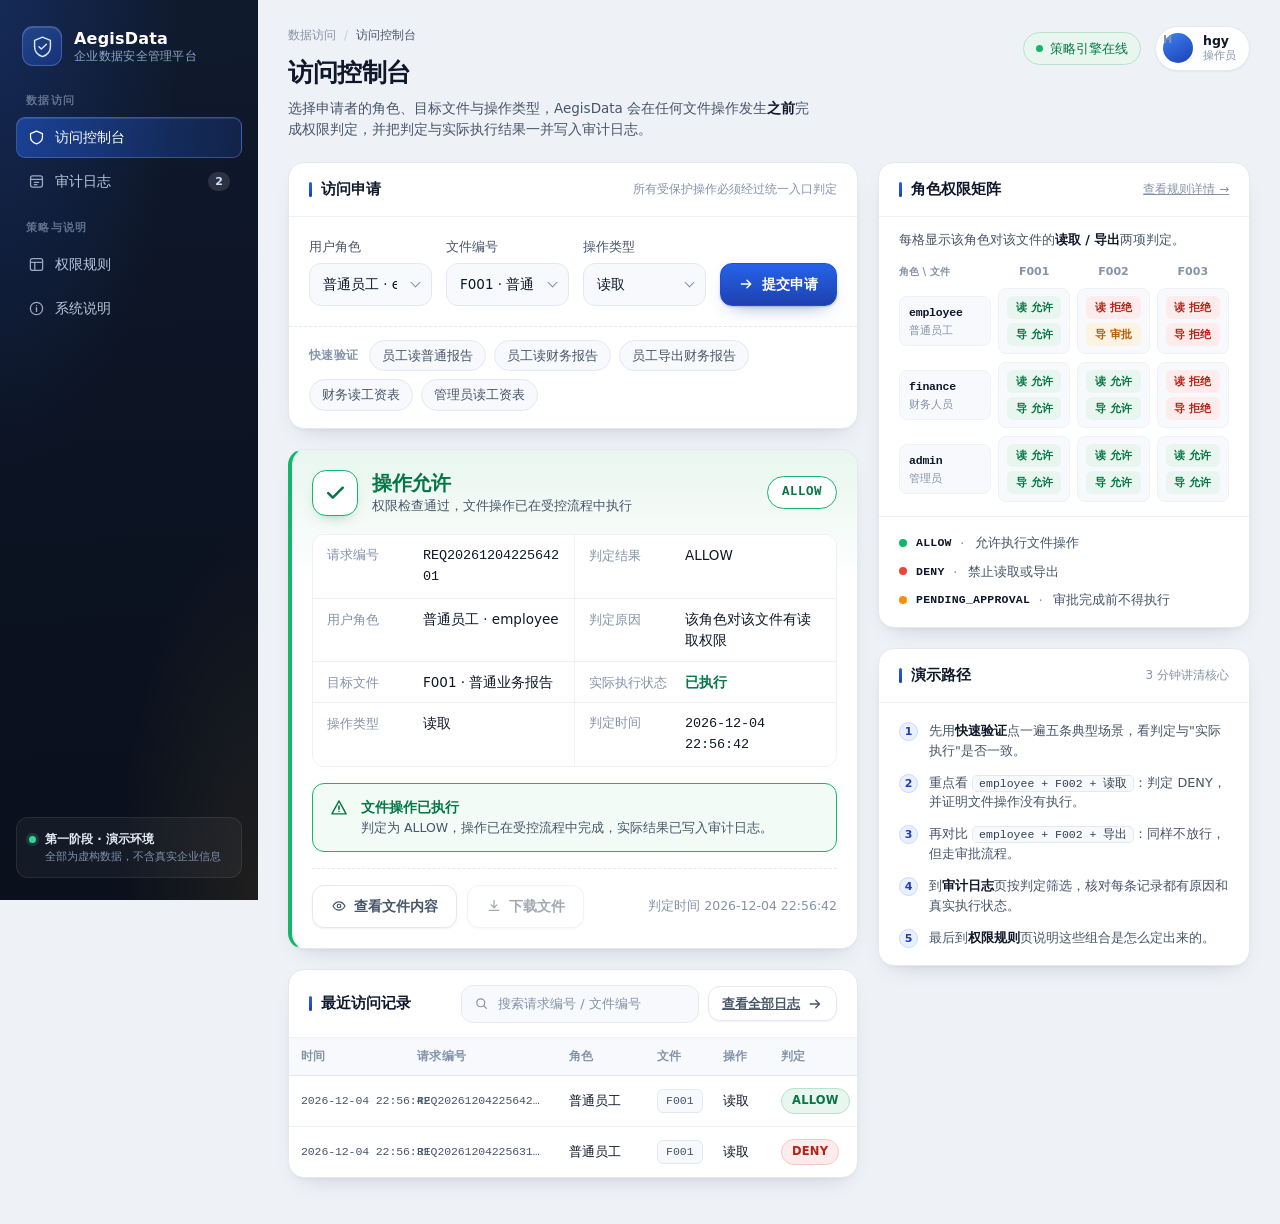
<file: 单文件版.html>
<!DOCTYPE html>
<html lang="zh-CN">
<head>
<meta charset="UTF-8">
<meta name="viewport" content="width=device-width, initial-scale=1">
<title>AegisData · 企业数据安全管理平台</title>
<link rel="icon" href="data:image/svg+xml,%3Csvg xmlns='http://www.w3.org/2000/svg' viewBox='0 0 32 32'%3E%3Cpath d='M16 3 27 7.5v8.7c0 6.6-4.5 11.6-11 13.8-6.5-2.2-11-7.2-11-13.8V7.5L16 3Z' fill='%231e40af'/%3E%3Cpath d='M11 16.2l3.4 3.4L21.5 13' stroke='%23fff' stroke-width='2.4' fill='none' stroke-linecap='round' stroke-linejoin='round'/%3E%3C/svg%3E">
<style>
/* ══════════════════════════════════════════════════════════════
   AegisData · 企业数据安全管理平台
   第一阶段前端初稿样式
   ══════════════════════════════════════════════════════════════ */

/* ── 设计令牌 ── */
:root {
  /* 中性色 */
  --bg:            #eef1f6;
  --bg-deep:       #0b1220;
  --surface:       #ffffff;
  --surface-soft:  #f7f9fc;
  --line:          #e4e9f1;
  --line-soft:     #eef2f7;

  /* 文字 */
  --ink:           #0f172a;
  --ink-2:         #475569;
  --ink-3:         #8593a8;

  /* 品牌 */
  --brand:         #1e40af;
  --brand-2:       #2563eb;
  --brand-soft:    #eaf0ff;
  --brand-line:    #c9d9ff;

  --gold:          #b98a2e;

  /* 状态 */
  --allow:         #067647;
  --allow-bg:      #e8f6ef;
  --allow-line:    #b7e3cd;

  --deny:          #b42318;
  --deny-bg:       #fdeceb;
  --deny-line:     #f6c9c5;

  --pending:       #b25e09;
  --pending-bg:    #fdf3e3;
  --pending-line:  #f4dcb0;

  /* 几何 */
  --r-sm: 8px;
  --r:    12px;
  --r-lg: 16px;
  --r-xl: 20px;

  --shadow-sm: 0 1px 2px rgba(15, 23, 42, .05);
  --shadow:    0 2px 4px -2px rgba(15, 23, 42, .06), 0 10px 26px -14px rgba(15, 23, 42, .22);
  --shadow-lg: 0 24px 60px -28px rgba(15, 23, 42, .38);

  --font: "Inter", "Segoe UI Variable Text", "Segoe UI", system-ui,
          -apple-system, "PingFang SC", "Hiragino Sans GB",
          "Microsoft YaHei UI", "Noto Sans SC", sans-serif;
  --mono: "JetBrains Mono", "Cascadia Mono", ui-monospace, "SF Mono",
          Consolas, "Courier New", monospace;

  --sidebar-w: 258px;
}

/* ── 基础 ── */
*, *::before, *::after { box-sizing: border-box; }

html { -webkit-text-size-adjust: 100%; }

/* 防止任何子元素把整页撑出横向滚动条 */
html, body { max-width: 100%; overflow-x: hidden; }

body {
  margin: 0;
  min-height: 100vh;
  display: flex;
  font-family: var(--font);
  font-size: 14px;
  line-height: 1.55;
  color: var(--ink);
  background: var(--bg);
  -webkit-font-smoothing: antialiased;
  text-rendering: optimizeLegibility;
}

h1, h2, h3, p, dl, dd, ol, ul, figure { margin: 0; }
ol, ul { padding: 0; list-style: none; }
b, strong { font-weight: 600; }
button, input, select { font: inherit; color: inherit; }
svg { display: block; }

.mono { font-family: var(--mono); font-size: 12.5px; letter-spacing: -.1px; }
.ta-c { text-align: center; }

.sr-only {
  position: absolute; width: 1px; height: 1px; padding: 0; margin: -1px;
  overflow: hidden; clip: rect(0 0 0 0); white-space: nowrap; border: 0;
}

:focus-visible {
  outline: 2px solid var(--brand-2);
  outline-offset: 2px;
  border-radius: 4px;
}

/* ══════════ 侧边栏 ══════════ */
.sidebar {
  width: var(--sidebar-w);
  flex: 0 0 var(--sidebar-w);
  display: flex;
  flex-direction: column;
  gap: 26px;
  padding: 22px 16px;
  color: #cfd9ea;
  background:
    radial-gradient(120% 90% at 0% 0%, rgba(37, 99, 235, .22), transparent 58%),
    radial-gradient(90% 70% at 100% 100%, rgba(185, 138, 46, .12), transparent 60%),
    linear-gradient(178deg, #101a2e 0%, #0b1220 62%, #0a101c 100%);
  position: sticky;
  top: 0;
  height: 100vh;
}

.brand { display: flex; align-items: center; gap: 12px; padding: 4px 6px 0; }

.brand__mark {
  width: 40px; height: 40px;
  flex: 0 0 40px;
  display: grid; place-items: center;
  color: #dbe6fb;
  border-radius: 11px;
  background: linear-gradient(150deg, rgba(59, 130, 246, .34), rgba(30, 64, 175, .5));
  border: 1px solid rgba(147, 180, 250, .3);
  box-shadow: inset 0 1px 0 rgba(255, 255, 255, .16);
}
.brand__mark svg { width: 23px; height: 23px; }

.brand__text { display: flex; flex-direction: column; line-height: 1.25; min-width: 0; }
.brand__text b {
  font-size: 16px; font-weight: 650; letter-spacing: .2px; color: #fff;
}
.brand__text span { font-size: 11.5px; color: #8fa3c2; letter-spacing: .3px; }

.nav { display: flex; flex-direction: column; gap: 3px; }

.nav__group {
  font-size: 10.5px; font-weight: 600; letter-spacing: .13em;
  text-transform: uppercase; color: #61748f;
  padding: 0 10px; margin: 14px 0 6px;
}
.nav__group:first-child { margin-top: 0; }

.nav__item {
  display: flex; align-items: center; gap: 10px;
  padding: 9px 11px;
  border-radius: 9px;
  font-size: 13.5px;
  color: #b9c7dd;
  text-decoration: none;
  border: 1px solid transparent;
  transition: background .16s, color .16s, border-color .16s;
}
.nav__item svg { width: 17px; height: 17px; flex: 0 0 17px; opacity: .82; }
.nav__item:hover { background: rgba(255, 255, 255, .055); color: #eaf0fa; }

.nav__item.is-active {
  color: #fff;
  background: linear-gradient(96deg, rgba(37, 99, 235, .46), rgba(37, 99, 235, .16));
  border-color: rgba(129, 166, 247, .34);
  box-shadow: inset 0 1px 0 rgba(255, 255, 255, .1);
}
.nav__item.is-active svg { opacity: 1; }

.nav__count {
  margin-left: auto;
  font-style: normal; font-size: 11px; font-weight: 600;
  padding: 1px 7px; border-radius: 999px;
  color: #cfe0ff; background: rgba(255, 255, 255, .12);
}

.sidebar__foot { margin-top: auto; }

.stage {
  display: flex; gap: 9px; align-items: flex-start;
  padding: 12px;
  border-radius: var(--r);
  background: rgba(255, 255, 255, .045);
  border: 1px solid rgba(255, 255, 255, .08);
}
.stage__dot {
  width: 7px; height: 7px; flex: 0 0 7px; margin-top: 6px;
  border-radius: 50%; background: #34d399;
  box-shadow: 0 0 0 3px rgba(52, 211, 153, .18);
}
.stage b { display: block; font-size: 12px; color: #e3ebf7; }
.stage span { display: block; font-size: 11px; color: #7f91ad; line-height: 1.5; }

/* ══════════ 主区域 ══════════ */
.main {
  flex: 1 1 auto;
  min-width: 0;
  padding: 26px 30px 46px;
}

/* ── 顶栏 ── */
.topbar {
  display: flex; align-items: flex-start; justify-content: space-between;
  gap: 26px; flex-wrap: wrap;
  margin-bottom: 22px;
}
/* flex 子项默认 min-width:auto，窄屏下会被长文本撑破容器，必须显式归零 */
.topbar__head { min-width: 0; flex: 1 1 340px; }
.topbar__head h1 {
  font-size: 25px; font-weight: 650; letter-spacing: -.4px;
}
.topbar__head p {
  margin-top: 6px; max-width: 62ch;
  font-size: 13.5px; color: var(--ink-2);
}
.topbar__head strong { color: var(--ink); font-weight: 600; }

.topbar__side { display: flex; align-items: center; gap: 14px; min-width: 0; }

.chip {
  display: inline-flex; align-items: center; gap: 7px;
  padding: 6px 12px; border-radius: 999px;
  font-size: 12.5px; font-weight: 550;
}
.chip--ok {
  color: var(--allow);
  background: var(--allow-bg);
  border: 1px solid var(--allow-line);
}
.chip__pulse {
  width: 7px; height: 7px; border-radius: 50%; background: #12b76a;
  box-shadow: 0 0 0 0 rgba(18, 183, 106, .5);
  animation: pulse 2.4s ease-out infinite;
}
@keyframes pulse {
  0%   { box-shadow: 0 0 0 0 rgba(18, 183, 106, .45); }
  70%  { box-shadow: 0 0 0 8px rgba(18, 183, 106, 0); }
  100% { box-shadow: 0 0 0 0 rgba(18, 183, 106, 0); }
}

.whoami {
  display: flex; align-items: center; gap: 10px;
  padding: 6px 13px 6px 7px;
  border-radius: 999px;
  background: var(--surface);
  border: 1px solid var(--line);
  box-shadow: var(--shadow-sm);
}
.whoami__avatar {
  width: 30px; height: 30px; flex: 0 0 30px;
  display: grid; place-items: center;
  border-radius: 50%;
  font-size: 13px; font-weight: 650; color: #fff;
  background: linear-gradient(150deg, #3b82f6, #1e40af);
}
.whoami b { display: block; font-size: 12.5px; line-height: 1.3; }
.whoami span { display: block; font-size: 11px; color: var(--ink-3); line-height: 1.3; }

/* ── 栅格 ── */
.grid {
  display: grid;
  grid-template-columns: minmax(0, 1fr) 372px;
  gap: 20px;
  align-items: start;
}
.col { display: flex; flex-direction: column; gap: 20px; min-width: 0; }

@media (max-width: 1220px) {
  .grid { grid-template-columns: minmax(0, 1fr); }
  .col--side { flex-direction: row; flex-wrap: wrap; }
  .col--side > .card { flex: 1 1 340px; }
}

/* ── 卡片 ── */
.card {
  background: var(--surface);
  border: 1px solid var(--line);
  border-radius: var(--r-lg);
  box-shadow: var(--shadow);
  overflow: hidden;
}

.card__head {
  display: flex; align-items: center; justify-content: space-between;
  gap: 14px; flex-wrap: wrap;
  padding: 15px 20px;
  border-bottom: 1px solid var(--line-soft);
}
.card__head h2 {
  font-size: 14.5px; font-weight: 650; letter-spacing: -.1px;
  display: flex; align-items: center; gap: 9px;
  min-width: 0;
}
.card__head h2::before {
  content: ""; width: 3px; height: 15px; border-radius: 2px;
  background: linear-gradient(180deg, var(--brand-2), var(--brand));
}
.hint { font-size: 12px; color: var(--ink-3); }
.card__tools { display: flex; align-items: center; gap: 9px; }

/* ══════════ 表单 ══════════ */
.form {
  display: grid;
  grid-template-columns: repeat(3, minmax(0, 1fr)) auto;
  gap: 14px;
  align-items: end;
  padding: 20px;
}
@media (max-width: 900px) {
  .form { grid-template-columns: minmax(0, 1fr); }
}

.field { display: flex; flex-direction: column; gap: 7px; min-width: 0; }
.field label { font-size: 12.5px; font-weight: 550; color: var(--ink-2); }

.select { position: relative; }
.select::after {
  content: ""; position: absolute; right: 13px; top: 50%;
  width: 7px; height: 7px; margin-top: -5px;
  border-right: 1.7px solid var(--ink-3);
  border-bottom: 1.7px solid var(--ink-3);
  transform: rotate(45deg);
  pointer-events: none;
}
.select select {
  appearance: none; -webkit-appearance: none;
  width: 100%;
  padding: 10px 34px 10px 13px;
  border-radius: var(--r);
  border: 1px solid var(--line);
  background: var(--surface-soft);
  font-size: 13.5px; font-weight: 500;
  cursor: pointer;
  transition: border-color .16s, box-shadow .16s, background .16s;
}
.select select:hover { border-color: #cfd8e6; background: #fff; }
.select select:focus {
  outline: none;
  border-color: var(--brand-2);
  background: #fff;
  box-shadow: 0 0 0 3.5px rgba(37, 99, 235, .13);
}

/* ── 按钮 ── */
.btn {
  display: inline-flex; align-items: center; justify-content: center; gap: 7px;
  padding: 10px 18px;
  border-radius: var(--r);
  border: 1px solid transparent;
  font-size: 13.5px; font-weight: 600;
  cursor: pointer;
  white-space: nowrap;
  transition: transform .1s, background .16s, border-color .16s,
              color .16s, box-shadow .16s, opacity .16s;
}
.btn svg { width: 16px; height: 16px; }
.btn:active { transform: translateY(1px); }

.btn--primary {
  color: #fff;
  background: linear-gradient(180deg, var(--brand-2), var(--brand));
  border-color: #1d4ed8;
  box-shadow: 0 1px 2px rgba(15, 23, 42, .18), 0 8px 20px -12px rgba(30, 64, 175, .75);
}
.btn--primary:hover { background: linear-gradient(180deg, #3b82f6, #1d4ed8); }
.btn--primary[disabled] { opacity: .6; cursor: progress; }

.btn--ghost {
  color: var(--ink-2);
  background: var(--surface);
  border-color: var(--line);
  box-shadow: var(--shadow-sm);
}
.btn--ghost:hover:not([disabled]) {
  color: var(--brand);
  border-color: var(--brand-line);
  background: var(--brand-soft);
}
.btn--ghost[disabled] { opacity: .5; cursor: not-allowed; }
.btn--sm { padding: 7px 13px; font-size: 12.5px; }

/* ── 快速验证 ── */
.quick {
  display: flex; align-items: center; gap: 8px; flex-wrap: wrap;
  padding: 13px 20px 17px;
  border-top: 1px dashed var(--line);
}
.quick__label {
  font-size: 11.5px; font-weight: 600; letter-spacing: .04em;
  color: var(--ink-3); margin-right: 2px;
}
.tbtn {
  padding: 5px 12px;
  border-radius: 999px;
  border: 1px solid var(--line);
  background: var(--surface-soft);
  font-size: 12.5px; color: var(--ink-2);
  cursor: pointer;
  transition: all .15s;
}
.tbtn:hover {
  color: var(--brand); border-color: var(--brand-line);
  background: var(--brand-soft);
}

/* ══════════ 判定结果 ══════════ */
.card--result {
  position: relative;
  padding: 20px;
  border-left: 4px solid var(--accent-line, var(--allow-line));
  background:
    linear-gradient(180deg, var(--accent-bg, var(--allow-bg)) 0%, rgba(255, 255, 255, 0) 132px),
    var(--surface);
}

.card--result.is-allow {
  --accent: var(--allow); --accent-bg: var(--allow-bg);
  --accent-line: #12b76a; --accent-soft: #f2fbf6;
}
.card--result.is-deny {
  --accent: var(--deny); --accent-bg: var(--deny-bg);
  --accent-line: #f04438; --accent-soft: #fef6f5;
}
.card--result.is-pending {
  --accent: var(--pending); --accent-bg: var(--pending-bg);
  --accent-line: #f79009; --accent-soft: #fffaf2;
}

.card--result.is-flash { animation: flash .5s ease-out; }
@keyframes flash {
  0%   { box-shadow: 0 0 0 0 color-mix(in srgb, var(--accent) 34%, transparent); }
  100% { box-shadow: 0 0 0 14px transparent; }
}

.result__top {
  display: flex; align-items: center; justify-content: space-between;
  gap: 16px; flex-wrap: wrap;
  margin-bottom: 18px;
}

.verdict { display: flex; align-items: center; gap: 14px; min-width: 0; }

.verdict__icon {
  width: 46px; height: 46px; flex: 0 0 46px;
  display: grid; place-items: center;
  border-radius: 14px;
  color: var(--accent);
  background: #fff;
  border: 1px solid var(--accent-line);
  box-shadow: 0 6px 16px -10px color-mix(in srgb, var(--accent) 70%, transparent);
}
.verdict__icon svg { width: 25px; height: 25px; }

.verdict__text b {
  display: block;
  font-size: 20px; font-weight: 650; letter-spacing: -.3px;
  color: var(--accent);
  line-height: 1.3;
}
.verdict__text span { display: block; font-size: 13px; color: var(--ink-2); }

.badge {
  padding: 6px 14px;
  border-radius: 999px;
  font-family: var(--mono);
  font-size: 12.5px; font-weight: 600; letter-spacing: .04em;
  color: var(--accent);
  background: #fff;
  border: 1px solid var(--accent-line);
}

/* 键值表 */
.kv {
  display: grid;
  grid-template-columns: repeat(2, minmax(0, 1fr));
  gap: 1px;
  background: var(--line-soft);
  border: 1px solid var(--line-soft);
  border-radius: var(--r);
  overflow: hidden;
}
.kv > div {
  display: flex; align-items: baseline; gap: 12px;
  padding: 10px 14px;
  background: var(--surface);
}
.kv dt {
  flex: 0 0 84px;
  font-size: 12.5px; color: var(--ink-3);
}
.kv dd {
  flex: 1 1 auto; min-width: 0;
  font-size: 13.5px; font-weight: 500;
  overflow-wrap: anywhere;
}
@media (max-width: 760px) { .kv { grid-template-columns: minmax(0, 1fr); } }

/* 拦截证据条 */
.proof {
  display: flex; align-items: flex-start; gap: 12px;
  margin-top: 16px;
  padding: 13px 16px;
  border-radius: var(--r);
  background: var(--accent-soft);
  border: 1px solid var(--accent-line);
}
.proof__icon { color: var(--accent); flex: 0 0 20px; margin-top: 1px; }
.proof__icon svg { width: 20px; height: 20px; }
.proof__text b { display: block; font-size: 13.5px; color: var(--accent); }
.proof__text span { display: block; font-size: 12.5px; color: var(--ink-2); }

.result__acts {
  display: flex; align-items: center; gap: 10px; flex-wrap: wrap;
  margin-top: 16px;
  padding-top: 16px;
  border-top: 1px dashed var(--line);
}
.result__note { font-size: 12.5px; color: var(--ink-3); margin-left: auto; }

/* ══════════ 表格 ══════════ */
.card--table .card__head { padding-bottom: 14px; }

.search {
  display: flex; align-items: center; gap: 7px;
  padding: 7px 12px;
  border-radius: var(--r);
  background: var(--surface-soft);
  border: 1px solid var(--line);
  transition: border-color .16s, box-shadow .16s, background .16s;
}
.search:focus-within {
  background: #fff;
  border-color: var(--brand-2);
  box-shadow: 0 0 0 3.5px rgba(37, 99, 235, .13);
}
.search svg { width: 15px; height: 15px; color: var(--ink-3); }
.search input {
  width: 190px; border: 0; background: none; outline: none;
  font-size: 13px;
}
.filters .search input { width: 236px; }
.search input::placeholder { color: var(--ink-3); }

/* 表格容器：必须显式 width:100% + overflow-x:auto，
   否则表格的固定列宽会把它撑开，进而把整页撑出横向滚动条 */
.tablewrap { width: 100%; max-width: 100%; overflow-x: auto; }
.tablewrap > .table { min-width: 720px; }
.card--table .tablewrap > .table { min-width: 0; }

.table { width: 100%; border-collapse: collapse; table-layout: fixed; }
.table th {
  padding: 10px 12px;
  font-size: 11.5px; font-weight: 600; letter-spacing: .03em;
  color: var(--ink-3);
  text-align: left; white-space: nowrap;
  background: var(--surface-soft);
  border-bottom: 1px solid var(--line);
  position: sticky; top: 0; z-index: 1;
}
.table td {
  padding: 12px;
  font-size: 13px;
  border-bottom: 1px solid var(--line-soft);
  vertical-align: middle;
}

/* 列宽（table-layout: fixed） */
.table th:nth-child(1), .table td:nth-child(1) { width: 116px; }  /* 时间 */
.table th:nth-child(2), .table td:nth-child(2) { width: 152px; }  /* 请求编号 */
.table th:nth-child(3), .table td:nth-child(3) { width: 88px;  }  /* 角色 */
.table th:nth-child(4), .table td:nth-child(4) { width: 66px;  }  /* 文件 */
.table th:nth-child(5), .table td:nth-child(5) { width: 58px;  }  /* 操作 */
.table th:nth-child(6), .table td:nth-child(6) { width: 104px; }  /* 判定 */
.table th:nth-child(8), .table td:nth-child(8) { width: 100px; }  /* 实际执行 */

.table td.c-time { font-size: 11.5px; white-space: nowrap; }
.table td.c-req  { font-size: 11.5px; white-space: nowrap; overflow: hidden; text-overflow: ellipsis; }
.table td.c-act  { white-space: nowrap; }

/* 长代码标识符（如 check_permission）允许在符号处换行，避免撑破单元格 */
.table td .mono, .table td code { overflow-wrap: anywhere; word-break: break-word; }
.table tbody tr:last-child td { border-bottom: 0; }
.table tbody tr { transition: background .14s; }
.table tbody tr:hover { background: #f9fbfe; }
.table tbody tr.is-new { animation: rowin .45s ease-out; }
@keyframes rowin {
  from { background: #eaf2ff; }
  to   { background: transparent; }
}
.table .mono { color: var(--ink-2); }
.table .reason {
  color: var(--ink-2);
  overflow: hidden; text-overflow: ellipsis; white-space: nowrap;
}

/* 表格内小徽标 */
.tag {
  display: inline-block;
  padding: 3px 10px;
  border-radius: 999px;
  font-size: 11.5px; font-weight: 600; letter-spacing: .02em;
  white-space: nowrap;
}
.tag--allow   { color: var(--allow);   background: var(--allow-bg);   border: 1px solid var(--allow-line); }
.tag--deny    { color: var(--deny);    background: var(--deny-bg);    border: 1px solid var(--deny-line); }
.tag--pending { color: var(--pending); background: var(--pending-bg); border: 1px solid var(--pending-line); }

.tag-code {
  display: inline-block;
  padding: 2px 8px; border-radius: 6px;
  font-family: var(--mono); font-size: 11.5px; font-weight: 500;
  color: var(--ink-2); background: var(--surface-soft);
  border: 1px solid var(--line);
}

.exec { display: inline-flex; align-items: center; gap: 6px; font-size: 12.5px; font-weight: 550; white-space: nowrap; }
.exec svg { width: 15px; height: 15px; }
.exec--yes { color: var(--allow); }
.exec--no  { color: var(--ink-3); }

.empty {
  padding: 34px 20px;
  text-align: center;
  font-size: 13px; color: var(--ink-3);
}

/* ══════════ 权限矩阵 ══════════ */
.matrix__note {
  padding: 13px 20px 0;
  font-size: 12.5px; color: var(--ink-2);
}
.matrix__note strong { color: var(--ink); }

.matrix {
  padding: 14px 20px 4px;
  display: flex; flex-direction: column;
  gap: 8px;
  max-width: 620px;
}

.matrix__row {
  display: grid;
  grid-template-columns: 92px repeat(3, minmax(0, 1fr));
  gap: 7px;
  align-items: center;
}
.matrix__row--head span {
  display: flex; align-items: center;
  font-size: 11px; font-weight: 600; letter-spacing: 0;
  color: var(--ink-3);
  text-align: center;
  white-space: nowrap;
}
.matrix__row--head span:nth-child(n+2) { justify-content: center; }
.matrix__row--head span:first-child { text-align: left; justify-content: flex-start; font-size: 10px; }

.matrix__role {
  display: flex; flex-direction: column;
  padding: 7px 9px;
  border-radius: var(--r-sm);
  background: var(--surface-soft);
  border: 1px solid var(--line-soft);
}
.matrix__role b {
  font-family: var(--mono);
  font-size: 11.5px; font-weight: 600; color: var(--ink);
  letter-spacing: -.2px;
}
.matrix__role i { font-style: normal; font-size: 10.5px; color: var(--ink-3); }

.cell {
  display: flex; flex-direction: column; gap: 4px;
  padding: 7px 8px;
  border-radius: var(--r-sm);
  background: var(--surface-soft);
  border: 1px solid var(--line-soft);
}

.pill {
  display: block;
  padding: 3px 8px;
  border-radius: 6px;
  font-style: normal;
  font-size: 11px; font-weight: 600; letter-spacing: .01em;
  text-align: center;
  white-space: nowrap;
}
.pill--allow   { color: var(--allow);   background: var(--allow-bg); }
.pill--deny    { color: var(--deny);    background: var(--deny-bg); }
.pill--pending { color: var(--pending); background: var(--pending-bg); }

.legend {
  display: flex; flex-direction: column; gap: 9px;
  padding: 16px 20px 18px;
  margin-top: 10px;
  border-top: 1px solid var(--line-soft);
}
.legend li {
  display: flex; align-items: center; gap: 9px;
  font-size: 12.5px; color: var(--ink-2);
}
.legend b {
  font-family: var(--mono); font-size: 11.5px; letter-spacing: .02em;
  color: var(--ink);
}
.legend b::after { content: " · "; color: var(--ink-3); font-weight: 400; }

.dot { width: 8px; height: 8px; flex: 0 0 8px; border-radius: 50%; }
.dot--allow   { background: #12b76a; }
.dot--deny    { background: #f04438; }
.dot--pending { background: #f79009; }

/* ══════════ 系统说明 ══════════ */
.notes {
  counter-reset: n;
  display: flex; flex-direction: column; gap: 12px;
  padding: 18px 20px;
}
.notes li {
  counter-increment: n;
  position: relative;
  padding-left: 30px;
  font-size: 12.8px; color: var(--ink-2);
}
.notes li::before {
  content: counter(n);
  position: absolute; left: 0; top: 1px;
  width: 19px; height: 19px;
  display: grid; place-items: center;
  border-radius: 50%;
  font-size: 11px; font-weight: 650;
  color: var(--brand);
  background: var(--brand-soft);
  border: 1px solid var(--brand-line);
}
.notes strong { color: var(--ink); font-weight: 600; }
.notes code {
  font-family: var(--mono); font-size: 11.5px;
  padding: 1px 6px; border-radius: 5px;
  color: #334155; background: var(--surface-soft);
  border: 1px solid var(--line);
}

.disclaimer {
  padding: 13px 20px 17px;
  font-size: 11.8px; line-height: 1.6; color: var(--ink-3);
  border-top: 1px dashed var(--line);
  background: var(--surface-soft);
}

/* ══════════════════════════════════════════════════════════════
   多页站：页面级组件
   ══════════════════════════════════════════════════════════════ */

/* ── 通用小工具 ── */
.stack   { display: flex; flex-direction: column; gap: 20px; }
.mt-20   { margin-top: 20px; }
.muted   { color: var(--ink-3); }

.topbar__crumbs {
  display: flex; align-items: center; gap: 8px;
  font-size: 12px; color: var(--ink-3);
  margin-bottom: 9px;
}
.topbar__crumbs b { color: var(--ink-2); font-weight: 550; }
.topbar__crumbs .sep { color: #c3cddc; }

.topbar__acts { display: flex; align-items: center; gap: 9px; }
.topbar__side { flex-wrap: wrap; justify-content: flex-end; }

/* ── 统计卡 ── */
.stats {
  display: grid;
  grid-template-columns: repeat(4, minmax(0, 1fr));
  gap: 14px;
}
@media (max-width: 1000px) { .stats { grid-template-columns: repeat(2, minmax(0, 1fr)); } }
@media (max-width: 560px)  { .stats { grid-template-columns: minmax(0, 1fr); } }

.stat {
  position: relative;
  padding: 15px 17px;
  border-radius: var(--r-lg);
  background: var(--surface);
  border: 1px solid var(--line);
  box-shadow: var(--shadow-sm);
  overflow: hidden;
}
.stat::before {
  content: ""; position: absolute; inset: 0 auto 0 0; width: 3px;
  background: var(--accent, #cbd5e1);
}
.stat dt {
  font-size: 12px; color: var(--ink-3);
  display: flex; align-items: center; gap: 6px;
}
.stat dd {
  margin: 6px 0 0;
  font-size: 26px; font-weight: 650; letter-spacing: -.6px;
  line-height: 1.15;
  font-variant-numeric: tabular-nums;
}
.stat__sub { display: block; margin-top: 3px; font-size: 11.5px; color: var(--ink-3); }
.stat--allow   { --accent: #12b76a; }
.stat--deny    { --accent: #f04438; }
.stat--pending { --accent: #f79009; }
.stat--all     { --accent: var(--brand-2); }

/* ── 筛选栏 ── */
.filters {
  display: flex; align-items: center; gap: 10px; flex-wrap: wrap;
  padding: 14px 20px;
  border-bottom: 1px solid var(--line-soft);
  background: var(--surface-soft);
}
.filters__label { font-size: 12px; color: var(--ink-3); }
.filters__grow  { flex: 1 1 auto; }

.seg {
  display: inline-flex; gap: 2px;
  padding: 3px;
  border-radius: 10px;
  background: #e9eef6;
  border: 1px solid var(--line);
}
.seg__btn {
  padding: 6px 13px;
  border: 0; border-radius: 7px;
  background: transparent;
  font-size: 12.5px; font-weight: 550; color: var(--ink-2);
  cursor: pointer;
  transition: background .15s, color .15s, box-shadow .15s;
}
.seg__btn:hover { color: var(--ink); }
.seg__btn[aria-pressed="true"] {
  color: var(--brand);
  background: #fff;
  box-shadow: 0 1px 3px rgba(15, 23, 42, .13);
}

/* ── 表格行可点 ── */
.table tbody tr.is-row { cursor: pointer; }
.table tbody tr.is-row[aria-selected="true"] {
  background: var(--brand-soft);
  box-shadow: inset 3px 0 0 var(--brand-2);
}
.table tbody tr.is-row:focus-visible { outline-offset: -2px; }

.linkbtn {
  border: 0; background: none; padding: 0;
  font-size: 12.5px; font-weight: 550; color: var(--brand-2);
  cursor: pointer;
}
.linkbtn:hover { text-decoration: underline; }

/* ── 详情抽屉（审计日志） ── */
.drawer {
  position: fixed; inset: 0 0 0 auto;
  width: 408px; max-width: 92vw;
  display: flex; flex-direction: column;
  background: var(--surface);
  border-left: 1px solid var(--line);
  box-shadow: var(--shadow-lg);
  transform: translateX(102%);
  transition: transform .26s cubic-bezier(.32, .72, 0, 1);
  z-index: 40;
}
.drawer.is-open { transform: translateX(0); }

.drawer__head {
  display: flex; align-items: flex-start; justify-content: space-between;
  gap: 14px;
  padding: 18px 20px;
  border-bottom: 1px solid var(--line-soft);
}
.drawer__head h3 { font-size: 15px; font-weight: 650; }
.drawer__head p  { font-size: 12px; color: var(--ink-3); margin-top: 3px; }

.xbtn {
  width: 30px; height: 30px; flex: 0 0 30px;
  display: grid; place-items: center;
  border-radius: 8px; border: 1px solid var(--line);
  background: var(--surface); color: var(--ink-3);
  cursor: pointer;
  transition: all .15s;
}
.xbtn:hover { color: var(--deny); border-color: var(--deny-line); background: var(--deny-bg); }
.xbtn svg { width: 15px; height: 15px; }

.drawer__body { flex: 1 1 auto; overflow-y: auto; padding: 18px 20px 26px; }
.drawer__body section + section { margin-top: 22px; }
.drawer__body h4 {
  font-size: 11.5px; font-weight: 600; letter-spacing: .06em;
  text-transform: uppercase; color: var(--ink-3);
  margin-bottom: 10px;
}
.drawer__foot { padding: 14px 20px; border-top: 1px solid var(--line-soft); background: var(--surface-soft); }
.drawer__foot p { font-size: 11.8px; color: var(--ink-3); line-height: 1.6; }

.scrim {
  position: fixed; inset: 0;
  background: rgba(11, 18, 32, .42);
  backdrop-filter: blur(1.5px);
  opacity: 0; visibility: hidden;
  transition: opacity .26s, visibility .26s;
  z-index: 39;
}
.scrim.is-open { opacity: 1; visibility: visible; }

.dl { display: flex; flex-direction: column; gap: 1px; background: var(--line-soft); border: 1px solid var(--line-soft); border-radius: var(--r); overflow: hidden; }
.dl__row { display: flex; align-items: baseline; gap: 12px; padding: 9px 13px; background: var(--surface); }
.dl__row dt { flex: 0 0 92px; font-size: 12.5px; color: var(--ink-3); }
.dl__row dd { flex: 1 1 auto; min-width: 0; font-size: 13px; font-weight: 500; overflow-wrap: anywhere; }

/* ── 时间线（系统说明 / 阶段计划） ── */
.roadmap { display: flex; flex-direction: column; gap: 0; padding: 4px 20px 20px; }

.phase {
  position: relative;
  padding: 16px 0 16px 30px;
  border-left: 2px solid var(--line);
}
.phase:last-child { border-left-color: transparent; }
.phase::before {
  content: ""; position: absolute; left: -7px; top: 22px;
  width: 12px; height: 12px; border-radius: 50%;
  background: #fff; border: 2.5px solid #cbd5e1;
}
.phase--done::before  { background: #12b76a; border-color: #12b76a; box-shadow: 0 0 0 3px rgba(18,183,106,.16); }
.phase--now::before   { background: var(--brand-2); border-color: var(--brand-2); box-shadow: 0 0 0 4px rgba(37,99,235,.16); }
.phase--next::before  { background: #fff; border-color: #cbd5e1; }

.phase__no {
  font-family: var(--mono); font-size: 11px; font-weight: 600;
  color: var(--ink-3); letter-spacing: .04em;
}
.phase h4 { font-size: 14px; font-weight: 650; margin: 4px 0 6px; }
.phase p  { font-size: 12.8px; color: var(--ink-2); }
.phase__tags { display: flex; gap: 6px; flex-wrap: wrap; margin-top: 10px; }
.phase--now h4 { color: var(--brand); }

.chipx {
  display: inline-block;
  padding: 2.5px 9px; border-radius: 999px;
  font-size: 11.5px; font-weight: 550;
  color: var(--ink-2); background: var(--surface-soft);
  border: 1px solid var(--line);
}

/* ── 代码块 ── */
.code {
  margin: 0;
  padding: 15px 17px;
  border-radius: var(--r);
  background: #0e1729;
  border: 1px solid #1e2b45;
  color: #cbd8ee;
  font-family: var(--mono);
  font-size: 12.3px; line-height: 1.75;
  overflow-x: auto;
  tab-size: 2;
}
.code .k { color: #7dd3fc; }   /* 关键字 */
.code .s { color: #a5e6a5; }   /* 字符串 */
.code .c { color: #6b7f9e; }   /* 注释 */
.code .f { color: #fcd34d; }   /* 函数名 */

.code-note {
  padding: 10px 20px 16px;
  font-size: 11.8px; color: var(--ink-3);
}

/* ── 文档型内容（交付物、字段说明） ── */
.doclist { display: flex; flex-direction: column; }
.doclist__item {
  display: flex; align-items: flex-start; gap: 12px;
  padding: 13px 20px;
  border-bottom: 1px solid var(--line-soft);
}
.doclist__item:last-child { border-bottom: 0; }
.doclist__ico {
  width: 32px; height: 32px; flex: 0 0 32px;
  display: grid; place-items: center;
  border-radius: 9px;
  color: var(--brand);
  background: var(--brand-soft);
  border: 1px solid var(--brand-line);
}
.doclist__ico svg { width: 16px; height: 16px; }
.doclist__item b { display: block; font-size: 13px; }
.doclist__item span { display: block; font-size: 12px; color: var(--ink-3); }
.doclist__item .mono { font-size: 11.5px; color: var(--ink-2); }

.tbl-code { font-family: var(--mono); font-size: 12px; color: var(--ink-2); }

/* 移动端：抽屉全宽 */
@media (max-width: 520px) {
  .drawer { width: 100%; }
}

/* ── 窄屏 ── */
@media (max-width: 980px) {
  body { flex-direction: column; }
  .sidebar {
    width: 100%; flex: 0 0 auto; height: auto; position: static;
    flex-direction: row; align-items: center; gap: 12px;
    padding: 12px 16px; overflow-x: auto;
  }
  /* 品牌区必须能被压缩，否则会把整页撑出横向滚动条 */
  .brand { flex: 0 1 auto; min-width: 0; gap: 9px; padding: 0; }
  .brand__mark { width: 34px; height: 34px; flex: 0 0 34px; }
  .brand__mark svg { width: 19px; height: 19px; }
  .brand__text { min-width: 0; }
  .brand__text b { font-size: 14.5px; white-space: nowrap; }
  .brand__text span { display: none; }          /* 窄屏只留产品名，副标题省掉 */
  .nav { flex-direction: row; gap: 2px; margin-left: auto; flex: 0 0 auto; }
  .nav__group { display: none; }
  .nav__item span { display: none; }
  .nav__item { padding: 8px; }
  .nav__count { display: none; }
  .sidebar__foot { display: none; }
  .main { padding: 20px 18px 40px; }
}

@media (prefers-reduced-motion: reduce) {
  *, *::before, *::after { animation: none !important; transition: none !important; }
}

</style>
</head>
<body data-page="console" data-single="1">

<aside class="sidebar">
  <a class="brand" href="#console">
    <div class="brand__mark" aria-hidden="true">
      <svg viewBox="0 0 32 32" fill="none">
        <path d="M16 3 27 7.5v8.7c0 6.6-4.5 11.6-11 13.8-6.5-2.2-11-7.2-11-13.8V7.5L16 3Z"
              stroke="currentColor" stroke-width="2" stroke-linejoin="round"/>
        <path d="M11 16.2l3.4 3.4L21.5 13" stroke="currentColor" stroke-width="2"
              stroke-linecap="round" stroke-linejoin="round"/>
      </svg>
    </div>
    <div class="brand__text">
      <b>AegisData</b>
      <span>企业数据安全管理平台</span>
    </div>
  </a>

  <nav class="nav" aria-label="主导航">
    <p class="nav__group">数据访问</p>
    <a class="nav__item" href="#console" data-nav="console" data-nav="console">
      <svg viewBox="0 0 20 20" fill="none" aria-hidden="true">
        <path d="M10 2.5 17 5.5v4.3c0 3.6-2.8 6.4-7 7.7-4.2-1.3-7-4.1-7-7.7V5.5L10 2.5Z"
              stroke="currentColor" stroke-width="1.5" stroke-linejoin="round"/>
      </svg>
      <span>访问控制台</span>
    </a>
    <a class="nav__item" href="#audit" data-nav="audit">
      <svg viewBox="0 0 20 20" fill="none" aria-hidden="true">
        <rect x="3" y="3.5" width="14" height="13" rx="2.5" stroke="currentColor" stroke-width="1.5"/>
        <path d="M3 7.5h14M7.5 11h5M7.5 13.8h3" stroke="currentColor" stroke-width="1.5" stroke-linecap="round"/>
      </svg>
      <span>审计日志</span>
      <i class="nav__count" id="navCount">0</i>
    </a>

    <p class="nav__group">策略与说明</p>
    <a class="nav__item" href="#rules" data-nav="rules">
      <svg viewBox="0 0 20 20" fill="none" aria-hidden="true">
        <rect x="2.8" y="3.2" width="14.4" height="13.6" rx="2.2" stroke="currentColor" stroke-width="1.5"/>
        <path d="M2.8 7.6h14.4M8 7.6v9.2" stroke="currentColor" stroke-width="1.5"/>
      </svg>
      <span>权限规则</span>
    </a>
    <a class="nav__item" href="#about" data-nav="about">
      <svg viewBox="0 0 20 20" fill="none" aria-hidden="true">
        <circle cx="10" cy="10" r="7.2" stroke="currentColor" stroke-width="1.5"/>
        <path d="M10 9v4.4M10 6.6h.01" stroke="currentColor" stroke-width="1.6" stroke-linecap="round"/>
      </svg>
      <span>系统说明</span>
    </a>
  </nav>

  <div class="sidebar__foot">
    <div class="stage">
      <span class="stage__dot"></span>
      <div>
        <b>第一阶段 · 演示环境</b>
        <span>全部为虚构数据，不含真实企业信息</span>
      </div>
    </div>
  </div>
</aside>

<div class="pages">
<div class="page" data-page-section="console">
<div class="main">

  <header class="topbar">
    <div class="topbar__head">
      <nav class="topbar__crumbs" aria-label="面包屑">
        <span>数据访问</span><span class="sep">/</span><b>访问控制台</b>
      </nav>
      <h1>访问控制台</h1>
      <p>选择申请者的角色、目标文件与操作类型，AegisData 会在任何文件操作发生<strong>之前</strong>完成权限判定，并把判定与实际执行结果一并写入审计日志。</p>
    </div>
    <div class="topbar__side">
      <span class="chip chip--ok">
        <span class="chip__pulse"></span>策略引擎在线
      </span>
      <div class="whoami">
        <span class="whoami__avatar">H</span>
        <div>
          <b>hgy</b>
          <span>操作员</span>
        </div>
      </div>
    </div>
  </header>

  <div class="grid">

    <!-- ── 左列 ── -->
    <div class="col">

      <!-- 访问申请表单 -->
      <section class="card card--form" id="request">
        <div class="card__head">
          <h2>访问申请</h2>
          <span class="hint">所有受保护操作必须经过统一入口判定</span>
        </div>

        <form class="form" id="requestForm" autocomplete="off">
          <div class="field">
            <label for="role">用户角色</label>
            <div class="select">
              <select id="role" name="user_role">
                <option value="employee">普通员工 · employee</option>
                <option value="finance">财务人员 · finance</option>
                <option value="admin">管理员 · admin</option>
              </select>
            </div>
          </div>

          <div class="field">
            <label for="file">文件编号</label>
            <div class="select">
              <select id="file" name="file_id">
                <option value="F001">F001 · 普通业务报告</option>
                <option value="F002">F002 · 内部财务报告</option>
                <option value="F003">F003 · 敏感工资表</option>
              </select>
            </div>
          </div>

          <div class="field">
            <label for="action">操作类型</label>
            <div class="select">
              <select id="action" name="action">
                <option value="read">读取</option>
                <option value="export">导出</option>
              </select>
            </div>
          </div>

          <button class="btn btn--primary" type="submit" id="submitBtn">
            <svg viewBox="0 0 20 20" fill="none" aria-hidden="true">
              <path d="M3 10h11M10 5.4 14.6 10 10 14.6" stroke="currentColor"
                    stroke-width="1.8" stroke-linecap="round" stroke-linejoin="round"/>
            </svg>
            <span>提交申请</span>
          </button>
        </form>

        <div class="quick">
          <span class="quick__label">快速验证</span>
          <button class="tbtn" type="button" data-r="employee" data-f="F001" data-a="read">员工读普通报告</button>
          <button class="tbtn" type="button" data-r="employee" data-f="F002" data-a="read">员工读财务报告</button>
          <button class="tbtn" type="button" data-r="employee" data-f="F002" data-a="export">员工导出财务报告</button>
          <button class="tbtn" type="button" data-r="finance" data-f="F003" data-a="read">财务读工资表</button>
          <button class="tbtn" type="button" data-r="admin" data-f="F003" data-a="read">管理员读工资表</button>
        </div>
      </section>

      <!-- 判定结果 -->
      <section class="card card--result is-allow" id="result" data-decision="ALLOW">
        <div class="result__top">
          <div class="verdict">
            <span class="verdict__icon" aria-hidden="true">
              <svg viewBox="0 0 24 24" fill="none">
                <path d="M5 12.6l4.4 4.4L19 7.4" stroke="currentColor" stroke-width="2.4"
                      stroke-linecap="round" stroke-linejoin="round"/>
              </svg>
            </span>
            <div class="verdict__text">
              <b id="verdictTitle">操作允许</b>
              <span id="verdictSub">权限检查通过，文件操作已在受控流程中执行</span>
            </div>
          </div>
          <span class="badge" id="decisionBadge">ALLOW</span>
        </div>

        <dl class="kv">
          <div><dt>请求编号</dt><dd class="mono" id="kvRequestId">—</dd></div>
          <div><dt>判定结果</dt><dd id="kvDecision">ALLOW</dd></div>
          <div><dt>用户角色</dt><dd id="kvRole">—</dd></div>
          <div><dt>判定原因</dt><dd id="kvReason">—</dd></div>
          <div><dt>目标文件</dt><dd id="kvFile">—</dd></div>
          <div><dt>实际执行状态</dt><dd id="kvExecuted">—</dd></div>
          <div><dt>操作类型</dt><dd id="kvAction">—</dd></div>
          <div><dt>判定时间</dt><dd class="mono" id="kvTime">—</dd></div>
        </dl>

        <!-- 拦截证据条 -->
        <div class="proof" id="proof">
          <span class="proof__icon" aria-hidden="true">
            <svg viewBox="0 0 24 24" fill="none">
              <path d="M12 3.5 20.5 19h-17L12 3.5Z" stroke="currentColor" stroke-width="1.7" stroke-linejoin="round"/>
              <path d="M12 9.6v4M12 16.2h.01" stroke="currentColor" stroke-width="1.9" stroke-linecap="round"/>
            </svg>
          </span>
          <div class="proof__text">
            <b id="proofTitle">文件操作已执行</b>
            <span id="proofDesc">判定为 ALLOW，操作已在受控流程中完成，实际结果已写入审计日志。</span>
          </div>
        </div>

        <div class="result__acts">
          <button class="btn btn--ghost" type="button" id="btnView" disabled>
            <svg viewBox="0 0 20 20" fill="none" aria-hidden="true">
              <path d="M2.5 10S5.4 4.8 10 4.8 17.5 10 17.5 10 14.6 15.2 10 15.2 2.5 10 2.5 10Z"
                    stroke="currentColor" stroke-width="1.5"/>
              <circle cx="10" cy="10" r="2.2" stroke="currentColor" stroke-width="1.5"/>
            </svg>
            查看文件内容
          </button>
          <button class="btn btn--ghost" type="button" id="btnExport" disabled>
            <svg viewBox="0 0 20 20" fill="none" aria-hidden="true">
              <path d="M10 3v9M6.4 8.6 10 12.2l3.6-3.6M4 15.5h12" stroke="currentColor"
                    stroke-width="1.6" stroke-linecap="round" stroke-linejoin="round"/>
            </svg>
            下载文件
          </button>
          <span class="result__note" id="resultNote"></span>
        </div>
      </section>

      <!-- 最近记录 -->
      <section class="card card--table" id="history">
        <div class="card__head">
          <h2>最近访问记录</h2>
          <div class="card__tools">
            <label class="search">
              <svg viewBox="0 0 20 20" fill="none" aria-hidden="true">
                <circle cx="9" cy="9" r="5.3" stroke="currentColor" stroke-width="1.6"/>
                <path d="M13 13l3.6 3.6" stroke="currentColor" stroke-width="1.6" stroke-linecap="round"/>
              </svg>
              <input type="search" id="search" placeholder="搜索请求编号 / 文件编号">
            </label>
            <a class="btn btn--ghost btn--sm" href="#audit">
              查看全部日志
              <svg viewBox="0 0 20 20" fill="none" aria-hidden="true">
                <path d="M4 10h11M11 5.4 15.6 10 11 14.6" stroke="currentColor"
                      stroke-width="1.7" stroke-linecap="round" stroke-linejoin="round"/>
              </svg>
            </a>
          </div>
        </div>

        <div class="tablewrap">
          <table class="table">
            <thead>
              <tr>
                <th>时间</th>
                <th>请求编号</th>
                <th>角色</th>
                <th>文件</th>
                <th>操作</th>
                <th>判定</th>
                <th>原因</th>
                <th class="ta-c">实际执行</th>
              </tr>
            </thead>
            <tbody id="historyBody"></tbody>
          </table>
        </div>
      </section>
    </div>

    <!-- ── 右列 ── -->
    <div class="col col--side">

      <!-- 权限矩阵 -->
      <section class="card card--matrix" id="matrix">
        <div class="card__head">
          <h2>角色权限矩阵</h2>
          <a class="hint" href="#rules">查看规则详情 →</a>
        </div>
        <p class="matrix__note">每格显示该角色对该文件的<strong>读取 / 导出</strong>两项判定。</p>

        <div class="matrix" role="table" aria-label="角色权限矩阵">
          <div class="matrix__row matrix__row--head" role="row">
            <span role="columnheader">角色 \ 文件</span>
            <span role="columnheader">F001</span>
            <span role="columnheader">F002</span>
            <span role="columnheader">F003</span>
          </div>

          <div class="matrix__row" role="row">
            <span class="matrix__role" role="rowheader"><b>employee</b><i>普通员工</i></span>
            <span class="cell"><i class="pill pill--allow">读 允许</i><i class="pill pill--allow">导 允许</i></span>
            <span class="cell"><i class="pill pill--deny">读 拒绝</i><i class="pill pill--pending">导 审批</i></span>
            <span class="cell"><i class="pill pill--deny">读 拒绝</i><i class="pill pill--deny">导 拒绝</i></span>
          </div>

          <div class="matrix__row" role="row">
            <span class="matrix__role" role="rowheader"><b>finance</b><i>财务人员</i></span>
            <span class="cell"><i class="pill pill--allow">读 允许</i><i class="pill pill--allow">导 允许</i></span>
            <span class="cell"><i class="pill pill--allow">读 允许</i><i class="pill pill--allow">导 允许</i></span>
            <span class="cell"><i class="pill pill--deny">读 拒绝</i><i class="pill pill--deny">导 拒绝</i></span>
          </div>

          <div class="matrix__row" role="row">
            <span class="matrix__role" role="rowheader"><b>admin</b><i>管理员</i></span>
            <span class="cell"><i class="pill pill--allow">读 允许</i><i class="pill pill--allow">导 允许</i></span>
            <span class="cell"><i class="pill pill--allow">读 允许</i><i class="pill pill--allow">导 允许</i></span>
            <span class="cell"><i class="pill pill--allow">读 允许</i><i class="pill pill--allow">导 允许</i></span>
          </div>
        </div>

        <ul class="legend">
          <li><span class="dot dot--allow"></span><b>ALLOW</b>允许执行文件操作</li>
          <li><span class="dot dot--deny"></span><b>DENY</b>禁止读取或导出</li>
          <li><span class="dot dot--pending"></span><b>PENDING_APPROVAL</b>审批完成前不得执行</li>
        </ul>
      </section>

      <!-- 演示路径 -->
      <section class="card">
        <div class="card__head">
          <h2>演示路径</h2>
          <span class="hint">3 分钟讲清核心</span>
        </div>
        <ol class="notes">
          <li>先用<strong>快速验证</strong>点一遍五条典型场景，看判定与"实际执行"是否一致。</li>
          <li>重点看 <code>employee + F002 + 读取</code>：判定 DENY，并证明文件操作没有执行。</li>
          <li>再对比 <code>employee + F002 + 导出</code>：同样不放行，但走审批流程。</li>
          <li>到<strong>审计日志</strong>页按判定筛选，核对每条记录都有原因和真实执行状态。</li>
          <li>最后到<strong>权限规则</strong>页说明这些组合是怎么定出来的。</li>
        </ol>
      </section>
    </div>
  </div>
</div>

<!-- 结果播报（读屏） -->
<p class="sr-only" id="live" role="status" aria-live="polite"></p>
</div>

<div class="page" data-page-section="audit" hidden>
<div class="main">

  <header class="topbar">
    <div class="topbar__head">
      <nav class="topbar__crumbs" aria-label="面包屑">
        <span>数据访问</span><span class="sep">/</span><b>审计日志</b>
      </nav>
      <h1>审计日志</h1>
      <p>每一次访问申请都会留下一条不可篡改的记录：谁、什么时候、对哪个文件、做了什么操作、系统怎么判定、以及<strong>实际有没有执行</strong>。点击任意一行可查看完整字段。</p>
    </div>
    <div class="topbar__side">
      <span class="chip chip--ok">
        <span class="chip__pulse"></span>策略引擎在线
      </span>
      <div class="whoami">
        <span class="whoami__avatar">H</span>
        <div>
          <b>hgy</b>
          <span>操作员</span>
        </div>
      </div>
    </div>
  </header>

  <div class="stack">

    <!-- 统计 -->
    <section class="stats" aria-label="日志统计">
      <dl class="stat stat--all">
        <dt>请求总数</dt>
        <dd id="statTotal">0</dd>
        <span class="stat__sub">本次演示会话累计</span>
      </dl>
      <dl class="stat stat--allow">
        <dt><span class="dot dot--allow"></span>ALLOW 允许</dt>
        <dd id="statAllow">0</dd>
        <span class="stat__sub">权限检查通过并已执行</span>
      </dl>
      <dl class="stat stat--deny">
        <dt><span class="dot dot--deny"></span>DENY 拒绝</dt>
        <dd id="statDeny">0</dd>
        <span class="stat__sub">在文件操作之前被拦截</span>
      </dl>
      <dl class="stat stat--pending">
        <dt><span class="dot dot--pending"></span>PENDING 待审批</dt>
        <dd id="statPending">0</dd>
        <span class="stat__sub">审批完成前不得执行</span>
      </dl>
    </section>

    <!-- 日志表 -->
    <section class="card card--table">
      <div class="card__head">
        <h2>操作记录明细</h2>
        <div class="card__tools">
          <a class="btn btn--ghost btn--sm" href="#console">
            <svg viewBox="0 0 20 20" fill="none" aria-hidden="true">
              <path d="M16 10H5M9 5.4 4.4 10 9 14.6" stroke="currentColor"
                    stroke-width="1.7" stroke-linecap="round" stroke-linejoin="round"/>
            </svg>
            发起新申请
          </a>
          <button class="btn btn--ghost btn--sm" type="button" id="btnClear">
            <svg viewBox="0 0 20 20" fill="none" aria-hidden="true">
              <path d="M15.5 5.5 4.5 15.5M4.5 4.5l11 11" stroke="currentColor"
                    stroke-width="1.7" stroke-linecap="round"/>
            </svg>
            清空日志
          </button>
        </div>
      </div>

      <div class="filters">
        <span class="filters__label">判定筛选</span>
        <div class="seg" id="segDecision" role="group" aria-label="按判定筛选">
          <button class="seg__btn" type="button" data-d="ALL" aria-pressed="true">全部</button>
          <button class="seg__btn" type="button" data-d="ALLOW" aria-pressed="false">ALLOW</button>
          <button class="seg__btn" type="button" data-d="DENY" aria-pressed="false">DENY</button>
          <button class="seg__btn" type="button" data-d="PENDING_APPROVAL" aria-pressed="false">待审批</button>
        </div>

        <span class="filters__label">实际执行</span>
        <div class="seg" id="segExec" role="group" aria-label="按执行状态筛选">
          <button class="seg__btn" type="button" data-e="ALL" aria-pressed="true">全部</button>
          <button class="seg__btn" type="button" data-e="yes" aria-pressed="false">已执行</button>
          <button class="seg__btn" type="button" data-e="no" aria-pressed="false">未执行</button>
        </div>

        <span class="filters__grow"></span>

        <label class="search">
          <svg viewBox="0 0 20 20" fill="none" aria-hidden="true">
            <circle cx="9" cy="9" r="5.3" stroke="currentColor" stroke-width="1.6"/>
            <path d="M13 13l3.6 3.6" stroke="currentColor" stroke-width="1.6" stroke-linecap="round"/>
          </svg>
          <input type="search" id="search" placeholder="搜索请求编号 / 文件编号 / 原因">
        </label>
      </div>

      <div class="tablewrap">
        <table class="table">
          <thead>
            <tr>
              <th>时间</th>
              <th>请求编号</th>
              <th>角色</th>
              <th>文件</th>
              <th>操作</th>
              <th>判定</th>
              <th>原因</th>
              <th class="ta-c">实际执行</th>
            </tr>
          </thead>
          <tbody id="auditBody"></tbody>
        </table>
      </div>
    </section>
  </div>
</div>

<!-- 详情抽屉 -->
<div class="scrim" id="scrim"></div>
<aside class="drawer" id="drawer" role="dialog" aria-modal="false" aria-labelledby="drawerTitle" aria-hidden="true">
  <div class="drawer__head">
    <div>
      <h3 id="drawerTitle">记录详情</h3>
      <p id="drawerSub">—</p>
    </div>
    <button class="xbtn" type="button" id="drawerClose" aria-label="关闭详情">
      <svg viewBox="0 0 20 20" fill="none">
        <path d="M15.5 5.5 4.5 15.5M4.5 4.5l11 11" stroke="currentColor"
              stroke-width="1.8" stroke-linecap="round"/>
      </svg>
    </button>
  </div>

  <div class="drawer__body">
    <section>
      <h4>判定结果</h4>
      <div id="drawerVerdict"></div>
    </section>

    <section>
      <h4>日志字段（统一 9 项）</h4>
      <dl class="dl" id="drawerFields"></dl>
    </section>

    <section>
      <h4>安全结论</h4>
      <div class="proof" id="drawerProof">
        <span class="proof__icon" aria-hidden="true">
          <svg viewBox="0 0 24 24" fill="none">
            <path d="M12 3.5 20.5 19h-17L12 3.5Z" stroke="currentColor" stroke-width="1.7" stroke-linejoin="round"/>
            <path d="M12 9.6v4M12 16.2h.01" stroke="currentColor" stroke-width="1.9" stroke-linecap="round"/>
          </svg>
        </span>
        <div class="proof__text">
          <b id="drawerProofTitle">—</b>
          <span id="drawerProofDesc">—</span>
        </div>
      </div>
    </section>
  </div>

  <div class="drawer__foot">
    <p>本页记录仅保存在当前浏览器（localStorage），用于第一阶段演示。接入后端 SQLite 审计库后，将由 <code>database.py</code> 统一写入并提供查询接口。</p>
  </div>
</aside>
</div>

<div class="page" data-page-section="rules" hidden>
<div class="main">

  <header class="topbar">
    <div class="topbar__head">
      <nav class="topbar__crumbs" aria-label="面包屑">
        <span>策略与说明</span><span class="sep">/</span><b>权限规则</b>
      </nav>
      <h1>权限规则</h1>
      <p>本页是系统的<strong>唯一规则来源</strong>：3 个角色 × 3 个文件 × 2 种操作，共 18 条组合。判定逻辑与页面展示分离，页面只负责把结果如实呈现出来。</p>
    </div>
    <div class="topbar__side">
      <span class="chip chip--ok"><span class="chip__pulse"></span>规则版本 v1.0</span>
      <div class="whoami">
        <span class="whoami__avatar">H</span>
        <div>
          <b>hgy</b>
          <span>操作员</span>
        </div>
      </div>
    </div>
  </header>

  <div class="grid">

    <div class="col">

      <!-- 权限矩阵 -->
      <section class="card">
        <div class="card__head">
          <h2>角色权限矩阵</h2>
          <span class="hint">读 = read，导 = export</span>
        </div>
        <p class="matrix__note">每一格显示该角色对该文件的 <strong>读取 / 导出</strong> 两项判定，共 18 条组合。</p>

        <div class="matrix" role="table" aria-label="角色权限矩阵">
          <div class="matrix__row matrix__row--head" role="row">
            <span role="columnheader">角色 \ 文件</span>
            <span role="columnheader">F001 普通业务报告</span>
            <span role="columnheader">F002 内部财务报告</span>
            <span role="columnheader">F003 敏感工资表</span>
          </div>

          <div class="matrix__row" role="row">
            <span class="matrix__role" role="rowheader"><b>employee</b><i>普通员工</i></span>
            <span class="cell"><i class="pill pill--allow">读 允许</i><i class="pill pill--allow">导 允许</i></span>
            <span class="cell"><i class="pill pill--deny">读 拒绝</i><i class="pill pill--pending">导 审批</i></span>
            <span class="cell"><i class="pill pill--deny">读 拒绝</i><i class="pill pill--deny">导 拒绝</i></span>
          </div>

          <div class="matrix__row" role="row">
            <span class="matrix__role" role="rowheader"><b>finance</b><i>财务人员</i></span>
            <span class="cell"><i class="pill pill--allow">读 允许</i><i class="pill pill--allow">导 允许</i></span>
            <span class="cell"><i class="pill pill--allow">读 允许</i><i class="pill pill--allow">导 允许</i></span>
            <span class="cell"><i class="pill pill--deny">读 拒绝</i><i class="pill pill--deny">导 拒绝</i></span>
          </div>

          <div class="matrix__row" role="row">
            <span class="matrix__role" role="rowheader"><b>admin</b><i>管理员</i></span>
            <span class="cell"><i class="pill pill--allow">读 允许</i><i class="pill pill--allow">导 允许</i></span>
            <span class="cell"><i class="pill pill--allow">读 允许</i><i class="pill pill--allow">导 允许</i></span>
            <span class="cell"><i class="pill pill--allow">读 允许</i><i class="pill pill--allow">导 允许</i></span>
          </div>
        </div>

        <div class="code-note">
          为什么 employee 读 F002 是 DENY，导出 F002 却是 PENDING_APPROVAL？
          因为系统为读取和导出设了两种不同策略：读取直接拒绝，导出进入审批流程。
          但<strong>只要不是 ALLOW，文件操作就不能执行</strong>。
        </div>
      </section>

      <!-- 决策含义 -->
      <section class="card">
        <div class="card__head">
          <h2>三种决策的含义</h2>
          <span class="hint">这是评审最常追问的一处</span>
        </div>
        <div class="tablewrap">
          <table class="table">
            <thead>
              <tr>
                <th style="width:190px">决策</th>
                <th>含义</th>
                <th style="width:230px">是否执行文件操作</th>
              </tr>
            </thead>
            <tbody>
              <tr>
                <td><span class="tag tag--allow">ALLOW</span></td>
                <td>权限检查通过</td>
                <td>是，执行成功后记录实际结果</td>
              </tr>
              <tr>
                <td><span class="tag tag--deny">DENY</span></td>
                <td>权限不足或规则不允许</td>
                <td>否，在文件操作之前拦截</td>
              </tr>
              <tr>
                <td><span class="tag tag--pending">PENDING_APPROVAL</span></td>
                <td>操作需要人工审批</td>
                <td>否，审批完成前不得执行</td>
              </tr>
            </tbody>
          </table>
        </div>
      </section>

      <!-- 接口约定 -->
      <section class="card">
        <div class="card__head">
          <h2>判定接口约定</h2>
          <span class="hint">A 侧函数 / B 侧接口</span>
        </div>

        <pre class="code"><span class="c"># policy.py —— 权限判断函数（由 A 负责实现）</span>
<span class="k">def</span> <span class="f">check_permission</span>(user_role, file_id, action):
    <span class="c"># user_role: employee | finance | admin</span>
    <span class="c"># file_id:   F001 | F002 | F003</span>
    <span class="c"># action:    read | export</span>
    <span class="k">return</span> {
        <span class="s">"decision"</span>: <span class="s">"ALLOW"</span>,             <span class="c"># ALLOW | DENY | PENDING_APPROVAL</span>
        <span class="s">"reason"</span>:   <span class="s">"该角色对该文件有读取权限"</span>,
    }</pre>

        <div class="code-note">前端页面只消费这个返回结构，不参与规则判断。</div>

        <pre class="code"><span class="c">// POST /api/access —— 统一访问入口（由 B 负责实现）</span>
{
  <span class="s">"user_role"</span>: <span class="s">"employee"</span>,
  <span class="s">"file_id"</span>:   <span class="s">"F002"</span>,
  <span class="s">"action"</span>:    <span class="s">"read"</span>
}

<span class="c">// 返回</span>
{
  <span class="s">"request_id"</span>: <span class="s">"REQ20261012103025"</span>,
  <span class="s">"decision"</span>:   <span class="s">"DENY"</span>,
  <span class="s">"reason"</span>:     <span class="s">"普通员工无权访问内部财务报告"</span>,
  <span class="s">"executed"</span>:   <span class="k">false</span>          <span class="c">// 必须反映真实执行情况</span>
}</pre>
      </section>
    </div>

    <!-- 右列 -->
    <div class="col col--side">

      <section class="card">
        <div class="card__head">
          <h2>受保护文件</h2>
          <span class="hint">3 个</span>
        </div>
        <div class="doclist">
          <div class="doclist__item">
            <span class="doclist__ico">
              <svg viewBox="0 0 20 20" fill="none">
                <path d="M5 2.8h6.2L15 6.6v10.6H5V2.8Z" stroke="currentColor" stroke-width="1.5" stroke-linejoin="round"/>
                <path d="M11 2.8v4h4" stroke="currentColor" stroke-width="1.5" stroke-linejoin="round"/>
              </svg>
            </span>
            <div>
              <b>F001 · 普通业务报告</b>
              <span class="mono">monthly_business_report.txt</span>
              <span>虚构销售额、订单量、业务情况 · <b>INTERNAL</b></span>
            </div>
          </div>
          <div class="doclist__item">
            <span class="doclist__ico">
              <svg viewBox="0 0 20 20" fill="none">
                <path d="M5 2.8h6.2L15 6.6v10.6H5V2.8Z" stroke="currentColor" stroke-width="1.5" stroke-linejoin="round"/>
                <path d="M11 2.8v4h4" stroke="currentColor" stroke-width="1.5" stroke-linejoin="round"/>
              </svg>
            </span>
            <div>
              <b>F002 · 内部财务报告</b>
              <span class="mono">monthly_finance_report.txt</span>
              <span>虚构收入、支出、预算差异 · <b>CONFIDENTIAL</b></span>
            </div>
          </div>
          <div class="doclist__item">
            <span class="doclist__ico">
              <svg viewBox="0 0 20 20" fill="none">
                <path d="M5 2.8h6.2L15 6.6v10.6H5V2.8Z" stroke="currentColor" stroke-width="1.5" stroke-linejoin="round"/>
                <path d="M11 2.8v4h4" stroke="currentColor" stroke-width="1.5" stroke-linejoin="round"/>
              </svg>
            </span>
            <div>
              <b>F003 · 敏感工资表</b>
              <span class="mono">salary_data.txt</span>
              <span>虚构员工标识及工资金额 · <b>SENSITIVE</b></span>
            </div>
          </div>
        </div>
      </section>

      <section class="card">
        <div class="card__head">
          <h2>统一测试用例</h2>
          <span class="hint">T001 – T008</span>
        </div>
        <div class="tablewrap">
          <table class="table">
            <thead>
              <tr>
                <th style="width:58px">编号</th>
                <th>角色 / 文件 / 操作</th>
                <th style="width:104px">预期判定</th>
                <th class="ta-c" style="width:66px">执行</th>
              </tr>
            </thead>
            <tbody>
              <tr><td class="mono">T001</td><td>employee · F001 · read</td><td><span class="tag tag--allow">ALLOW</span></td><td class="ta-c">是</td></tr>
              <tr><td class="mono">T002</td><td>employee · F002 · read</td><td><span class="tag tag--deny">DENY</span></td><td class="ta-c">否</td></tr>
              <tr><td class="mono">T003</td><td>employee · F003 · read</td><td><span class="tag tag--deny">DENY</span></td><td class="ta-c">否</td></tr>
              <tr><td class="mono">T004</td><td>finance · F002 · read</td><td><span class="tag tag--allow">ALLOW</span></td><td class="ta-c">是</td></tr>
              <tr><td class="mono">T005</td><td>finance · F003 · read</td><td><span class="tag tag--deny">DENY</span></td><td class="ta-c">否</td></tr>
              <tr><td class="mono">T006</td><td>employee · F002 · export</td><td><span class="tag tag--pending">待审批</span></td><td class="ta-c">否</td></tr>
              <tr><td class="mono">T007</td><td>employee · F003 · export</td><td><span class="tag tag--deny">DENY</span></td><td class="ta-c">否</td></tr>
              <tr><td class="mono">T008</td><td>admin · F003 · read</td><td><span class="tag tag--allow">ALLOW</span></td><td class="ta-c">是</td></tr>
            </tbody>
          </table>
        </div>
        <div class="code-note">
          测试完成后必须填写实际判定、实际执行状态与是否通过；预期结果不能直接当作实际测试结果。
        </div>
      </section>

      <section class="card">
        <div class="card__head">
          <h2>额外安全规则</h2>
        </div>
        <ol class="notes">
          <li>未知用户角色、未知文件编号、未知操作类型<strong>不得默认放行</strong>。</li>
          <li>文件不存在时，应安全报错，不得执行读取或导出。</li>
          <li>权限判断与实际文件操作<strong>必须分离</strong>。</li>
          <li>所有受保护操作必须经过后端统一入口。</li>
          <li>不能只在网页上显示"拒绝"，而实际仍然读取或导出文件。</li>
        </ol>
      </section>
    </div>
  </div>
</div>
</div>

<div class="page" data-page-section="about" hidden>
<div class="main">

  <header class="topbar">
    <div class="topbar__head">
      <nav class="topbar__crumbs" aria-label="面包屑">
        <span>策略与说明</span><span class="sep">/</span><b>系统说明</b>
      </nav>
      <h1>系统说明</h1>
      <p>AegisData 让 AI 助手访问企业文件这件事变得<strong>可判定、可拦截、可追溯</strong>：每次取数先过权限关卡，拒绝就真的读不到，每一次判定都留下证据。</p>
    </div>
    <div class="topbar__side">
      <span class="chip">第一阶段进行中</span>
      <div class="whoami">
        <span class="whoami__avatar">H</span>
        <div>
          <b>hgy</b>
          <span>操作员</span>
        </div>
      </div>
    </div>
  </header>

  <div class="grid">

    <div class="col">

      <!-- 问题与机会 -->
      <section class="card">
        <div class="card__head">
          <h2>问题与机会</h2>
          <span class="hint">为什么做这个</span>
        </div>
        <div class="notes" style="counter-reset: none">
          <p class="muted" style="padding: 0 0 4px; font-size: 13px; line-height: 1.75">
            企业把 AI 助手接进内部知识库后，AI 往往能"顺手"读到工资表、财务报表这类它本来无权访问的文件——
            权限判断停留在人的界面上，却没有落在 AI 的取数链路上。
            <br><br>
            机会点在于：把 <strong>允许 / 拒绝 / 待审批</strong> 的判定做成文件操作之前的<strong>强制关卡</strong>，
            并让"拒绝"在证据上可验证——拒绝就是真的没读到。
          </p>
        </div>
      </section>

      <!-- 第一阶段核心目标 -->
      <section class="card">
        <div class="card__head">
          <h2>第一阶段核心目标</h2>
          <span class="hint">十月交付范围</span>
        </div>
        <div class="doclist">
          <div class="doclist__item">
            <span class="doclist__ico"><svg viewBox="0 0 20 20" fill="none"><rect x="3" y="3" width="14" height="14" rx="2.5" stroke="currentColor" stroke-width="1.5"/><path d="M3 8h14M8 8v9" stroke="currentColor" stroke-width="1.5"/></svg></span>
            <div>
              <b>① 文件分类与权限规则</b>
              <span>普通业务文件、内部财务文件、敏感工资明细三类，制定三种不同的操作规则。</span>
            </div>
          </div>
          <div class="doclist__item">
            <span class="doclist__ico"><svg viewBox="0 0 20 20" fill="none"><path d="M10 2.5 17 5.5v4.3c0 3.6-2.8 6.4-7 7.7-4.2-1.3-7-4.1-7-7.7V5.5L10 2.5Z" stroke="currentColor" stroke-width="1.5" stroke-linejoin="round"/><path d="M7.4 10.2l1.9 1.9 3.4-3.8" stroke="currentColor" stroke-width="1.6" stroke-linecap="round" stroke-linejoin="round"/></svg></span>
            <div>
              <b>② 操作前安全检查</b>
              <span>在读取文件或导出数据之前，先判断请求是否符合权限规则。</span>
            </div>
          </div>
          <div class="doclist__item">
            <span class="doclist__ico"><svg viewBox="0 0 20 20" fill="none"><circle cx="10" cy="10" r="7.2" stroke="currentColor" stroke-width="1.5"/><path d="M6.8 10.2l2.3 2.3 4.1-4.6" stroke="currentColor" stroke-width="1.7" stroke-linecap="round" stroke-linejoin="round"/></svg></span>
            <div>
              <b>③ 三种处理结果</b>
              <span>ALLOW 允许、DENY 拒绝、PENDING_APPROVAL 待审批。</span>
            </div>
          </div>
          <div class="doclist__item">
            <span class="doclist__ico"><svg viewBox="0 0 20 20" fill="none"><rect x="3" y="3.5" width="14" height="13" rx="2.5" stroke="currentColor" stroke-width="1.5"/><path d="M3 7.5h14M7.5 11h5M7.5 13.8h3" stroke="currentColor" stroke-width="1.5" stroke-linecap="round"/></svg></span>
            <div>
              <b>④ 操作日志记录</b>
              <span>保存请求内容、目标文件、策略判断、处理原因和实际执行结果，便于后续审计。</span>
            </div>
          </div>
          <div class="doclist__item">
            <span class="doclist__ico"><svg viewBox="0 0 20 20" fill="none"><rect x="2.5" y="3.5" width="15" height="11" rx="2" stroke="currentColor" stroke-width="1.5"/><path d="M7 17.5h6" stroke="currentColor" stroke-width="1.5" stroke-linecap="round"/></svg></span>
            <div>
              <b>⑤ 可交互的演示页面</b>
              <span>老师可以直接在网页上发起测试，查看系统的处理结果和操作记录。</span>
            </div>
          </div>
        </div>
      </section>

      <!-- 系统架构 -->
      <section class="card">
        <div class="card__head">
          <h2>系统架构与模块职责</h2>
          <span class="hint">第一阶段为纯前端演示</span>
        </div>

        <div class="tablewrap">
          <table class="table">
            <thead>
              <tr>
                <th style="width:210px">组件</th>
                <th style="width:150px">负责人</th>
                <th>职责</th>
              </tr>
            </thead>
            <tbody>
              <tr>
                <td><b>演示页面</b> <span class="mono">#console / style.css / app.js</span></td>
                <td>hgy</td>
                <td>角色、文件、操作的选择控件与结果展示区，只呈现不判断</td>
              </tr>
              <tr>
                <td><b>权限判断</b> <span class="mono">policy.py</span></td>
                <td>zyz</td>
                <td>实现 <span class="mono">check_permission(user_role, file_id, action)</span>，输出三种决策</td>
              </tr>
              <tr>
                <td><b>规则与用例</b> <span class="mono">docs/*.md</span></td>
                <td>ydn</td>
                <td>文件清单、权限规则表、测试用例与虚构数据文件</td>
              </tr>
              <tr>
                <td><b>统一入口</b> <span class="mono">POST /api/access</span></td>
                <td>hgy + zyz</td>
                <td>接收请求、调用权限函数、执行受控文件操作、写审计日志</td>
              </tr>
              <tr>
                <td><b>审计日志</b> <span class="mono">database.py</span></td>
                <td>hgy</td>
                <td>SQLite 存储 9 个字段，提供日志查询与展示</td>
              </tr>
            </tbody>
          </table>
        </div>

        <div class="code-note">
          当前页面为第一阶段前端初稿：判定结果由前端预置演示数据模拟，接入后端策略函数后必须整体移除。
        </div>
      </section>

      <!-- 项目路线 -->
      <section class="card">
        <div class="card__head">
          <h2>项目路线</h2>
          <span class="hint">五个阶段</span>
        </div>
        <div class="roadmap">
          <div class="phase phase--now">
            <span class="phase__no">阶段 01 · 十月交付</span>
            <h4>企业内部文件与财务数据访问控制</h4>
            <p>权限规则、操作前拦截、三种决策、操作日志、可交互演示页面。做完这一阶段拿去找指导老师。</p>
            <div class="phase__tags">
              <span class="chipx">文件分类</span>
              <span class="chipx">操作前检查</span>
              <span class="chipx">三种决策</span>
              <span class="chipx">审计日志</span>
              <span class="chipx">演示页面</span>
            </div>
          </div>
          <div class="phase phase--next">
            <span class="phase__no">阶段 02</span>
            <h4>操作日志与审计证据管理</h4>
            <p>把演示级日志升级为可查询、可导出、可核验的审计证据链。</p>
          </div>
          <div class="phase phase--next">
            <span class="phase__no">阶段 03</span>
            <h4>风险识别与关联分析</h4>
            <p>从访问记录中识别异常行为，关联多源数据形成风险视图。</p>
          </div>
          <div class="phase phase--next">
            <span class="phase__no">阶段 04</span>
            <h4>整改管理与复核</h4>
            <p>风险项派单、整改跟踪与复核闭环。</p>
          </div>
          <div class="phase phase--next">
            <span class="phase__no">阶段 05</span>
            <h4>AI 审计辅助与完整展示</h4>
            <p>用 AI 辅助审计分析与结论生成，形成完整产品展示。</p>
          </div>
        </div>
      </section>
    </div>

    <!-- 右列 -->
    <div class="col col--side">

      <section class="card">
        <div class="card__head">
          <h2>审计日志字段</h2>
          <span class="hint">统一 9 项</span>
        </div>
        <div class="tablewrap">
          <table class="table">
            <thead>
              <tr><th style="width:120px">字段</th><th>含义</th></tr>
            </thead>
            <tbody>
              <tr><td class="tbl-code">id</td><td>日志唯一编号</td></tr>
              <tr><td class="tbl-code">timestamp</td><td>请求时间</td></tr>
              <tr><td class="tbl-code">request_id</td><td>请求关联编号</td></tr>
              <tr><td class="tbl-code">user_role</td><td>发起请求的角色</td></tr>
              <tr><td class="tbl-code">file_id</td><td>目标文件编号</td></tr>
              <tr><td class="tbl-code">action</td><td>read 或 export</td></tr>
              <tr><td class="tbl-code">decision</td><td>权限决策</td></tr>
              <tr><td class="tbl-code">reason</td><td>决策原因</td></tr>
              <tr><td class="tbl-code">executed</td><td>文件操作是否实际执行</td></tr>
            </tbody>
          </table>
        </div>
        <div class="code-note">
          日志必须反映真实结果，不能在程序里把所有记录的 <span class="mono">executed</span> 固定写成 false，也不能根据页面提示随意填写。
        </div>
      </section>

      <section class="card">
        <div class="card__head">
          <h2>已交付 / 待交付</h2>
          <span class="hint">1012 – 1016</span>
        </div>
        <div class="doclist">
          <div class="doclist__item">
            <span class="doclist__ico"><svg viewBox="0 0 20 20" fill="none"><circle cx="10" cy="10" r="7.2" stroke="currentColor" stroke-width="1.5"/><path d="M6.8 10.2l2.3 2.3 4.1-4.6" stroke="currentColor" stroke-width="1.7" stroke-linecap="round" stroke-linejoin="round"/></svg></span>
            <div><b>演示页面初稿（四页）</b><span class="mono">prototype/#console · #audit · rules.html · about.html</span></div>
          </div>
          <div class="doclist__item">
            <span class="doclist__ico"><svg viewBox="0 0 20 20" fill="none"><circle cx="10" cy="10" r="7.2" stroke="currentColor" stroke-width="1.5"/><path d="M6.8 10.2l2.3 2.3 4.1-4.6" stroke="currentColor" stroke-width="1.7" stroke-linecap="round" stroke-linejoin="round"/></svg></span>
            <div><b>样式与交互</b><span class="mono">static/style.css · static/app.js</span></div>
          </div>
          <div class="doclist__item">
            <span class="doclist__ico"><svg viewBox="0 0 20 20" fill="none"><circle cx="10" cy="10" r="7.2" stroke="currentColor" stroke-width="1.5"/><path d="M6.8 10.2l2.3 2.3 4.1-4.6" stroke="currentColor" stroke-width="1.7" stroke-linecap="round" stroke-linejoin="round"/></svg></span>
            <div><b>权限矩阵与测试用例展示</b><span>18 条规则组合 + T001–T008 用例</span></div>
          </div>
          <div class="doclist__item">
            <span class="doclist__ico"><svg viewBox="0 0 20 20" fill="none"><circle cx="10" cy="10" r="7.2" stroke="currentColor" stroke-width="1.5"/><path d="M10 6.8v6.4" stroke="currentColor" stroke-width="1.7" stroke-linecap="round"/></svg></span>
            <div><b>待交付：权限函数对接</b><span>接入 policy.py 与 POST /api/access（阶段二）</span></div>
          </div>
          <div class="doclist__item">
            <span class="doclist__ico"><svg viewBox="0 0 20 20" fill="none"><circle cx="10" cy="10" r="7.2" stroke="currentColor" stroke-width="1.5"/><path d="M10 6.8v6.4" stroke="currentColor" stroke-width="1.7" stroke-linecap="round"/></svg></span>
            <div><b>待交付：SQLite 审计库</b><span>database.py 与日志查询展示</span></div>
          </div>
        </div>
      </section>

      <section class="card">
        <div class="card__head">
          <h2>免责说明</h2>
        </div>
        <p class="disclaimer" style="border-top: 0">
          本项目使用虚构企业数据，全部文件内容均为模拟数据，不含真实企业机密或真实个人信息。
          页面中的权限规则是为演示目的设计的示例策略，不代表所有企业都应采用相同的权限设置。
          当前为第一阶段前端初稿，判定结果由前端预置演示数据模拟，接入后端策略函数后必须整体移除。
        </p>
      </section>
    </div>
  </div>
</div>
</div>
</div>

<script>
/* ══════════════════════════════════════════════════════════════
   AegisData · 企业数据安全管理平台
   第一阶段前端初稿 · 共享数据层 + 页面控制器
   ──────────────────────────────────────────────────────────────
   ⚠️ 本文件只负责「呈现」，不实现任何权限判断规则。
      DEMO_DECISIONS 是纯前端预置的演示数据，用于固定信息层级；
      接入后端统一入口 check_permission(user_role, file_id, action)
      之后，必须整体删除 DEMO_DECISIONS 与 resolve()，改为请求
      POST /api/access 获取 { request_id, decision, reason, executed }。

   页面通过 <body data-page="..."> 声明身份：
     console → 访问控制台      audit → 审计日志
     rules   → 权限规则（只读） about → 系统说明（只读）
   ══════════════════════════════════════════════════════════════ */

(function () {
  'use strict';

  /* ══════════ 1. 字典：只能来自 docs/file_list.md 与 docs/permission_rules.md ══════════ */

  const ROLES = {
    employee: '普通员工 · employee',
    finance:  '财务人员 · finance',
    admin:    '管理员 · admin'
  };

  /* 表格等窄栏位使用的角色简称 */
  const ROLE_SHORT = {
    employee: '普通员工',
    finance:  '财务人员',
    admin:    '管理员'
  };

  const FILES = {
    F001: 'F001 · 普通业务报告',
    F002: 'F002 · 内部财务报告',
    F003: 'F003 · 敏感工资表'
  };

  const ACTIONS = {
    read:   '读取',
    export: '导出'
  };

  /* ══════════ 2. 演示数据（接入后端后整体删除） ══════════ */

  const DEMO_DECISIONS = {
    'employee|F001|read':   { decision: 'ALLOW',            reason: '该角色对该文件有读取权限' },
    'employee|F001|export': { decision: 'ALLOW',            reason: '该角色对该文件有导出权限' },
    'employee|F002|read':   { decision: 'DENY',             reason: '普通员工无权访问内部财务报告' },
    'employee|F002|export': { decision: 'PENDING_APPROVAL', reason: '导出内部财务报告需要审批' },
    'employee|F003|read':   { decision: 'DENY',             reason: '普通员工无权访问敏感工资数据' },
    'employee|F003|export': { decision: 'DENY',             reason: '普通员工无权导出敏感工资数据' },
    'finance|F001|read':    { decision: 'ALLOW',            reason: '该角色对该文件有读取权限' },
    'finance|F001|export':  { decision: 'ALLOW',            reason: '该角色对该文件有导出权限' },
    'finance|F002|read':    { decision: 'ALLOW',            reason: '该角色对该文件有读取权限' },
    'finance|F002|export':  { decision: 'ALLOW',            reason: '该角色对该文件有导出权限' },
    'finance|F003|read':    { decision: 'DENY',             reason: '财务人员无权访问敏感工资数据' },
    'finance|F003|export':  { decision: 'DENY',             reason: '财务人员无权导出敏感工资数据' },
    'admin|F001|read':      { decision: 'ALLOW',            reason: '该角色对该文件有读取权限' },
    'admin|F001|export':    { decision: 'ALLOW',            reason: '该角色对该文件有导出权限' },
    'admin|F002|read':      { decision: 'ALLOW',            reason: '该角色对该文件有读取权限' },
    'admin|F002|export':    { decision: 'ALLOW',            reason: '该角色对该文件有导出权限' },
    'admin|F003|read':      { decision: 'ALLOW',            reason: '该角色对该文件有读取权限' },
    'admin|F003|export':    { decision: 'ALLOW',            reason: '该角色对该文件有导出权限' }
  };

  const UNKNOWN_REASON = {
    role:   '未知用户角色，按安全策略默认拒绝',
    file:   '未知文件编号，按安全策略默认拒绝',
    action: '未知操作类型，按安全策略默认拒绝'
  };

  /* 判定结果的呈现文案与图标 */
  const ICONS = {
    ALLOW:            '<path d="M5 12.6l4.4 4.4L19 7.4" stroke="currentColor" stroke-width="2.4" stroke-linecap="round" stroke-linejoin="round"/>',
    DENY:             '<circle cx="12" cy="12" r="8.2" stroke="currentColor" stroke-width="2"/><path d="M6.4 17.6 17.6 6.4" stroke="currentColor" stroke-width="2" stroke-linecap="round"/>',
    PENDING_APPROVAL: '<circle cx="12" cy="12" r="8.2" stroke="currentColor" stroke-width="2"/><path d="M12 7.4V12l3.2 2" stroke="currentColor" stroke-width="2" stroke-linecap="round" stroke-linejoin="round"/>'
  };

  const VERDICT = {
    ALLOW: {
      cls:        'is-allow',
      title:      '操作允许',
      sub:        '权限检查通过，文件操作已在受控流程中执行',
      proofTitle: '文件操作已执行',
      proofDesc:  '判定为 ALLOW，操作已在受控流程中完成，实际结果已写入审计日志。',
      executed:   true
    },
    DENY: {
      cls:        'is-deny',
      title:      '操作拒绝',
      sub:        '权限规则不允许该操作，已在文件操作之前拦截',
      proofTitle: '已证明：文件操作没有执行',
      proofDesc:  '判定为 DENY，系统在真实文件操作之前完成拦截，未读取、未导出目标文件。',
      executed:   false
    },
    PENDING_APPROVAL: {
      cls:        'is-pending',
      title:      '待审批',
      sub:        '该操作需要人工审批，审批完成前不得执行',
      proofTitle: '已证明：审批完成前没有执行',
      proofDesc:  '判定为 PENDING_APPROVAL，操作进入审批流程，审批通过前未读取、未导出目标文件。',
      executed:   false
    }
  };

  /* ══════════ 3. 唯一"规则"来源：查表。未知组合一律不放行 ══════════ */

  function resolve(role, fileId, action) {
    if (!Object.prototype.hasOwnProperty.call(ROLES, role)) {
      return { decision: 'DENY', reason: UNKNOWN_REASON.role };
    }
    if (!Object.prototype.hasOwnProperty.call(FILES, fileId)) {
      return { decision: 'DENY', reason: UNKNOWN_REASON.file };
    }
    if (!Object.prototype.hasOwnProperty.call(ACTIONS, action)) {
      return { decision: 'DENY', reason: UNKNOWN_REASON.action };
    }
    return DEMO_DECISIONS[role + '|' + fileId + '|' + action] ||
           { decision: 'DENY', reason: '未匹配到任何授权规则，按安全策略默认拒绝' };
  }

  /* ══════════ 4. 存储：记录跨页面共享（演示用 localStorage） ══════════ */

  const STORE_KEY = 'aegisdata.records.v1';

  const store = (function () {
    let memory = [];
    let usable = false;
    try {
      window.localStorage.setItem('__t', '1');
      window.localStorage.removeItem('__t');
      usable = true;
    } catch (e) {
      usable = false;   /* file:// 下某些浏览器禁用 localStorage，退回内存存储 */
    }
    return {
      all: function () {
        if (!usable) return memory;
        try {
          const raw = window.localStorage.getItem(STORE_KEY);
          return raw ? JSON.parse(raw) : [];
        } catch (e) { return []; }
      },
      save: function (list) {
        if (!usable) { memory = list; return; }
        try {
          window.localStorage.setItem(STORE_KEY, JSON.stringify(list));
        } catch (e) { memory = list; }
      },
      clear: function () {
        memory = [];
        if (!usable) return;
        try { window.localStorage.removeItem(STORE_KEY); } catch (e) { /* 忽略 */ }
      },
      persistent: usable
    };
  })();

  /* ══════════ 5. 工具 ══════════ */

  const $ = function (id) { return document.getElementById(id); };

  function pad(n) { return String(n).padStart(2, '0'); }

  function stamp(d) {
    return d.getFullYear() + '-' + pad(d.getMonth() + 1) + '-' + pad(d.getDate()) +
           ' ' + pad(d.getHours()) + ':' + pad(d.getMinutes()) + ':' + pad(d.getSeconds());
  }

  function makeRequestId(d, n) {
    return 'REQ' + d.getFullYear() + pad(d.getMonth() + 1) + pad(d.getDate()) +
           pad(d.getHours()) + pad(d.getMinutes()) + pad(d.getSeconds()) +
           String(n).padStart(2, '0');
  }

  function esc(s) {
    return String(s).replace(/[&<>"]/g, function (c) {
      return { '&': '&amp;', '<': '&lt;', '>': '&gt;', '"': '&quot;' }[c];
    });
  }

  const ICON_EXEC_YES = '<svg viewBox="0 0 20 20" fill="none"><circle cx="10" cy="10" r="7.2" stroke="currentColor" stroke-width="1.6"/><path d="M6.8 10.2l2.3 2.3 4.1-4.6" stroke="currentColor" stroke-width="1.8" stroke-linecap="round" stroke-linejoin="round"/></svg>';
  const ICON_EXEC_NO  = '<svg viewBox="0 0 20 20" fill="none"><circle cx="10" cy="10" r="7.2" stroke="currentColor" stroke-width="1.6"/><path d="M7.2 10h5.6" stroke="currentColor" stroke-width="1.8" stroke-linecap="round"/></svg>';

  /* 表格里的判定徽标：PENDING_APPROVAL 太长，窄栏位显示为"待审批" */
  function decisionTag(decision) {
    const map = {
      ALLOW:            ['tag--allow',   'ALLOW'],
      DENY:             ['tag--deny',    'DENY'],
      PENDING_APPROVAL: ['tag--pending', '待审批']
    };
    const item = map[decision] || ['tag--deny', decision];
    return '<span class="tag ' + item[0] + '" title="' + esc(decision) + '">' + item[1] + '</span>';
  }

  function execCell(decision) {
    const v = VERDICT[decision] || VERDICT.DENY;
    return v.executed
      ? '<span class="exec exec--yes">' + ICON_EXEC_YES + '已执行</span>'
      : '<span class="exec exec--no">'  + ICON_EXEC_NO  + '未执行</span>';
  }

  /* 历史表格行（控制台与审计页共用） */
  function historyRow(r) {
    return '<tr' + (r.isNew ? ' class="is-new"' : '') + '>' +
      '<td class="mono c-time">' + esc(r.time) + '</td>' +
      '<td class="mono c-req" title="' + esc(r.requestId) + '">' + esc(r.requestId) + '</td>' +
      '<td title="' + esc(ROLES[r.role] || r.role) + '">' + esc(ROLE_SHORT[r.role] || r.role) + '</td>' +
      '<td><span class="tag-code">' + esc(r.fileId) + '</span></td>' +
      '<td class="c-act">' + esc(ACTIONS[r.action] || r.action) + '</td>' +
      '<td>' + decisionTag(r.decision) + '</td>' +
      '<td class="reason" title="' + esc(r.reason) + '">' + esc(r.reason) + '</td>' +
      '<td class="ta-c">' + execCell(r.decision) + '</td>' +
    '</tr>';
  }

  function emptyRow(text) {
    return '<tr><td colspan="8" class="empty">' + text + '</td></tr>';
  }

  function updateNavCount() {
    const n = $('navCount');
    if (n) n.textContent = String(store.all().length);
  }

  /* ══════════ 6. 控制台页 ══════════ */

  function initConsole() {
    let seq = 0;

    const el = {
      form:        $('requestForm'),
      role:        $('role'),
      file:        $('file'),
      action:      $('action'),
      submitBtn:   $('submitBtn'),
      result:      $('result'),
      badge:       $('decisionBadge'),
      verdictIcon: document.querySelector('.verdict__icon svg'),
      vTitle:      $('verdictTitle'),
      vSub:        $('verdictSub'),
      kvRequestId: $('kvRequestId'),
      kvDecision:  $('kvDecision'),
      kvRole:      $('kvRole'),
      kvReason:    $('kvReason'),
      kvFile:      $('kvFile'),
      kvExecuted:  $('kvExecuted'),
      kvAction:    $('kvAction'),
      kvTime:      $('kvTime'),
      proofTitle:  $('proofTitle'),
      proofDesc:   $('proofDesc'),
      btnView:     $('btnView'),
      btnExport:   $('btnExport'),
      resultNote:  $('resultNote'),
      historyBody: $('historyBody'),
      search:      $('search'),
      live:        $('live')
    };

    /* 把最近一次记录渲染进结果卡片 */
    function renderResult(rec) {
      const v = VERDICT[rec.decision] || VERDICT.DENY;

      el.result.classList.remove('is-allow', 'is-deny', 'is-pending');
      el.result.classList.add(v.cls);
      el.result.dataset.decision = rec.decision;

      el.badge.textContent = rec.decision;
      el.vTitle.textContent = v.title;
      el.vSub.textContent = v.sub;
      if (el.verdictIcon) el.verdictIcon.innerHTML = ICONS[rec.decision] || ICONS.DENY;

      el.kvRequestId.textContent = rec.requestId;
      el.kvDecision.textContent = rec.decision;
      el.kvRole.textContent = ROLES[rec.role] || rec.role;
      el.kvReason.textContent = rec.reason;
      el.kvFile.textContent = FILES[rec.fileId] || rec.fileId;
      el.kvAction.textContent = ACTIONS[rec.action] || rec.action;
      el.kvTime.textContent = rec.time;
      el.kvExecuted.textContent = v.executed ? '已执行' : '未执行';
      el.kvExecuted.style.color = v.executed ? 'var(--allow)' : 'var(--ink-2)';
      el.kvExecuted.style.fontWeight = '600';

      el.proofTitle.textContent = v.proofTitle;
      el.proofDesc.textContent = v.proofDesc;

      el.btnView.disabled = !v.executed;
      el.btnExport.disabled = !(v.executed && rec.action === 'export');
      /* 读取请求没有可下载的产物，直接不显示下载按钮 */
      el.btnExport.hidden = (rec.action !== 'export');
      el.resultNote.textContent = '判定时间 ' + rec.time;

      el.result.classList.remove('is-flash');
      void el.result.offsetWidth;
      el.result.classList.add('is-flash');
    }

    function renderHistory() {
      const kw = (el.search.value || '').trim().toLowerCase();
      const all = store.all();
      const rows = all.filter(function (r) {
        if (!kw) return true;
        return (r.requestId + ' ' + r.fileId + ' ' + r.role + ' ' + r.decision)
          .toLowerCase().indexOf(kw) !== -1;
      }).slice(0, 10);

      el.historyBody.innerHTML = rows.length
        ? rows.map(historyRow).join('')
        : emptyRow(all.length ? '没有匹配的记录' : '暂无操作记录，提交一次访问申请试试');

      updateNavCount();
    }

    /* 首屏那次自动判定不算用户操作，不触发滚动 */
    let userInitiated = false;

    function submit(role, fileId, action) {
      const now = new Date();
      const verdict = resolve(role, fileId, action);

      const rec = {
        requestId: makeRequestId(now, ++seq),
        time:      stamp(now),
        role:      role,
        fileId:    fileId,
        action:    action,
        decision:  verdict.decision,
        reason:    verdict.reason,
        isNew:     true
      };

      renderResult(rec);

      const all = store.all();
      all.forEach(function (r) { r.isNew = false; });
      all.unshift(rec);
      while (all.length > 200) all.pop();
      store.save(all);
      renderHistory();

      if (el.live) {
        el.live.textContent = rec.requestId + ' ' + rec.decision + '：' + rec.reason;
      }

      /* 窄屏时结果区在表单下方，滚动过去；但首屏那次自动判定不滚，避免一打开就"跳" */
      if (userInitiated && window.innerWidth < 1220) {
        el.result.scrollIntoView({ behavior: 'smooth', block: 'nearest' });
      }
    }

    /* ── 事件 ── */
    el.form.addEventListener('submit', function (e) {
      e.preventDefault();
      userInitiated = true;
      const btn = el.submitBtn;
      btn.disabled = true;
      window.setTimeout(function () {
        submit(el.role.value, el.file.value, el.action.value);
        btn.disabled = false;
      }, 240);
    });

    Array.prototype.forEach.call(document.querySelectorAll('.tbtn'), function (b) {
      b.addEventListener('click', function () {
        el.role.value = b.dataset.r;
        el.file.value = b.dataset.f;
        el.action.value = b.dataset.a;
        el.form.dispatchEvent(new Event('submit', { cancelable: true }));
      });
    });

    el.search.addEventListener('input', renderHistory);

    /* ── 首次进入：补四条演示记录（已存在记录则不重复播种） ── */
    if (store.all().length === 0) {
      const seedRows = [
        { role: 'employee', fileId: 'F003', action: 'read'   },
        { role: 'employee', fileId: 'F002', action: 'export' },
        { role: 'finance',  fileId: 'F002', action: 'read'   },
        { role: 'employee', fileId: 'F001', action: 'read'   }
      ];
      const base = new Date(Date.now() - 12 * 60 * 1000);
      const seeded = seedRows.map(function (row, i) {
        const t = new Date(base.getTime() + i * 190000);
        const v = resolve(row.role, row.fileId, row.action);
        seq += 1;
        return {
          requestId: makeRequestId(t, seq),
          time:      stamp(t),
          role:      row.role,
          fileId:    row.fileId,
          action:    row.action,
          decision:  v.decision,
          reason:    v.reason,
          isNew:     false
        };
      }).reverse();
      store.save(seeded);
    }

    /* 初始展示一次「允许」判定，避免结果卡空白 */
    renderHistory();
    submit('employee', 'F001', 'read');
    const all = store.all();
    if (all[0]) { all[0].isNew = false; store.save(all); }
    renderHistory();

    return {
      refresh: function () {
        renderHistory();
      }
    };
  }

  /* ══════════ 7. 审计日志页 ══════════ */

  function initAudit() {
    const state = { decision: 'ALL', exec: 'ALL', kw: '' };

    const el = {
      body:        $('auditBody'),
      search:      $('search'),
      segDecision: $('segDecision'),
      segExec:     $('segExec'),
      btnClear:    $('btnClear'),
      scrim:       $('scrim'),
      drawer:      $('drawer'),
      drawerClose: $('drawerClose'),
      drawerTitle: $('drawerTitle'),
      drawerSub:   $('drawerSub'),
      drawerVerdict: $('drawerVerdict'),
      drawerFields:  $('drawerFields'),
      drawerProof:   $('drawerProof'),
      drawerProofTitle: $('drawerProofTitle'),
      drawerProofDesc:  $('drawerProofDesc'),
      statTotal:   $('statTotal'),
      statAllow:   $('statAllow'),
      statDeny:    $('statDeny'),
      statPending: $('statPending')
    };

    let openId = null;
    let started = false;

    /* 单文件版：审计页区块初始是 hidden，首次进入该页时才真正渲染 */
    function start() {
      if (started) return;
      started = true;
      render();
    }

    function filtered() {
      const kw = state.kw.toLowerCase();
      return store.all().filter(function (r) {
        if (state.decision !== 'ALL' && r.decision !== state.decision) return false;

        const v = VERDICT[r.decision] || VERDICT.DENY;
        if (state.exec === 'yes' && !v.executed) return false;
        if (state.exec === 'no'  &&  v.executed) return false;

        if (!kw) return true;
        return (r.requestId + ' ' + r.fileId + ' ' + r.role + ' ' + r.decision + ' ' + r.reason)
          .toLowerCase().indexOf(kw) !== -1;
      });
    }

    function renderStats() {
      const all = store.all();
      el.statTotal.textContent = String(all.length);
      el.statAllow.textContent = String(all.filter(function (r) { return r.decision === 'ALLOW'; }).length);
      el.statDeny.textContent  = String(all.filter(function (r) { return r.decision === 'DENY'; }).length);
      el.statPending.textContent = String(all.filter(function (r) { return r.decision === 'PENDING_APPROVAL'; }).length);
      updateNavCount();
    }

    function renderTable() {
      const rows = filtered();
      if (!rows.length) {
        el.body.innerHTML = emptyRow(store.all().length ? '没有符合筛选条件的记录' : '暂无日志，去访问控制台发起一次申请');
        return;
      }
      el.body.innerHTML = rows.map(function (r) {
        return historyRow(r)
          .replace(' class="is-new"', '')
          .replace('<tr', '<tr data-id="' + esc(r.requestId) + '" tabindex="0" class="is-row' +
                   (r.isNew ? ' is-new' : '') + '"');
      }).join('');

      Array.prototype.forEach.call(el.body.querySelectorAll('tr[data-id]'), function (tr) {
        tr.setAttribute('aria-selected', String(tr.dataset.id === openId));
        tr.addEventListener('click', function () { openDrawer(tr.dataset.id); });
        tr.addEventListener('keydown', function (e) {
          if (e.key === 'Enter' || e.key === ' ') { e.preventDefault(); openDrawer(tr.dataset.id); }
        });
      });
    }

    function render() { renderStats(); renderTable(); }

    /* ── 详情抽屉 ── */
    function openDrawer(id) {
      const rec = store.all().filter(function (r) { return r.requestId === id; })[0];
      if (!rec) return;

      const v = VERDICT[rec.decision] || VERDICT.DENY;
      openId = id;

      el.drawerTitle.textContent = rec.requestId;
      el.drawerSub.textContent = rec.time + ' · ' + (ACTIONS[rec.action] || rec.action) +
                                 ' · ' + (FILES[rec.fileId] || rec.fileId);

      el.drawerVerdict.innerHTML =
        '<span class="badge" style="border-color:' +
        (rec.decision === 'ALLOW' ? 'var(--allow-line)' : rec.decision === 'DENY' ? 'var(--deny-line)' : 'var(--pending-line)') +
        ';color:' +
        (rec.decision === 'ALLOW' ? 'var(--allow)' : rec.decision === 'DENY' ? 'var(--deny)' : 'var(--pending)') +
        '">' + esc(rec.decision) + '</span>' +
        '<p style="margin-top:10px;font-size:13px;color:var(--ink-2)">' + esc(v.sub) + '</p>';

      const fields = [
        ['id',         rec.requestId],
        ['timestamp',  rec.time],
        ['request_id', rec.requestId],
        ['user_role',  rec.role],
        ['file_id',    rec.fileId],
        ['action',     rec.action],
        ['decision',   rec.decision],
        ['reason',     rec.reason],
        ['executed',   v.executed ? 'true' : 'false']
      ];
      el.drawerFields.innerHTML = fields.map(function (f) {
        return '<div class="dl__row"><dt>' + f[0] + '</dt><dd class="mono">' + esc(f[1]) + '</dd></div>';
      }).join('');

      el.drawerProof.classList.remove('is-allow');
      el.drawerProof.className = 'proof ' + v.cls;
      el.drawerProofTitle.textContent = v.proofTitle;
      el.drawerProofDesc.textContent = v.proofDesc;

      el.drawer.classList.add('is-open');
      el.drawer.setAttribute('aria-hidden', 'false');
      el.scrim.classList.add('is-open');
      renderTable();
    }

    function closeDrawer() {
      openId = null;
      el.drawer.classList.remove('is-open');
      el.drawer.setAttribute('aria-hidden', 'true');
      el.scrim.classList.remove('is-open');
      renderTable();
    }

    el.drawerClose.addEventListener('click', closeDrawer);
    el.scrim.addEventListener('click', closeDrawer);
    document.addEventListener('keydown', function (e) {
      if (e.key === 'Escape') closeDrawer();
    });

    /* ── 筛选事件 ── */
    el.segDecision.addEventListener('click', function (e) {
      const b = e.target.closest('.seg__btn');
      if (!b) return;
      start();
      state.decision = b.dataset.d;
      Array.prototype.forEach.call(el.segDecision.querySelectorAll('.seg__btn'), function (x) {
        x.setAttribute('aria-pressed', String(x === b));
      });
      renderTable();
    });

    el.segExec.addEventListener('click', function (e) {
      const b = e.target.closest('.seg__btn');
      if (!b) return;
      start();
      state.exec = b.dataset.e;
      Array.prototype.forEach.call(el.segExec.querySelectorAll('.seg__btn'), function (x) {
        x.setAttribute('aria-pressed', String(x === b));
      });
      renderTable();
    });

    el.search.addEventListener('input', function () {
      start();
      state.kw = el.search.value || '';
      renderTable();
    });

    el.btnClear.addEventListener('click', function () {
      start();
      if (!store.all().length) return;
      if (window.confirm('确定清空全部审计日志记录吗？（仅影响本机演示数据）')) {
        store.clear();
        closeDrawer();
        render();
      }
    });

    render();

    return {
      refresh: function () {
        if (started) render();
      }
    };
  }

  /* ══════════ 8. hash 路由 ══════════
     多文件版：每个链接指向独立页面（#console → index.html）。
     单文件版：四个页面区块都在同一个文档里，由这里切换显示。
     ------------------------------------------------ */

  const ROUTES = ['console', 'audit', 'rules', 'about'];

  function currentRoute() {
    const h = (window.location.hash || '').replace(/^#/, '');
    return ROUTES.indexOf(h) !== -1 ? h : 'console';
  }

  function isSingleFile() {
    return !!(document.body.dataset.single && document.querySelector('[data-page-section]'));
  }

  function activate(route) {
    document.body.dataset.page = route;

    Array.prototype.forEach.call(document.querySelectorAll('[data-page-section]'), function (sec) {
      sec.hidden = (sec.dataset.pageSection !== route);
    });

    Array.prototype.forEach.call(document.querySelectorAll('.nav__item[data-nav]'), function (a) {
      const on = a.dataset.nav === route;
      a.classList.toggle('is-active', on);
      if (on) { a.setAttribute('aria-current', 'page'); } else { a.removeAttribute('aria-current'); }
    });

    window.scrollTo(0, 0);
  }

  function initSection(route) {
    if (route === 'console') {
      if (!window.__aegis.console) window.__aegis.console = initConsole();
      else window.__aegis.console.refresh();
    } else if (route === 'audit') {
      if (!window.__aegis.audit) window.__aegis.audit = initAudit();
      else window.__aegis.audit.refresh();
    }
  }

  /* ══════════ 9. 启动 ══════════ */

  function boot() {
    const single = isSingleFile();
    updateNavCount();

    if (!single) {
      /* 多文件版：当前文档就是当前页，直接初始化 */
      const page = document.body.dataset.page || '';
      if (page === 'console') initConsole();
      else if (page === 'audit') initAudit();
      return;
    }

    /* 单文件版：按 hash 切页 */
    if (!window.location.hash) {
      try { window.history.replaceState(null, '', '#console'); } catch (e) { /* 忽略 */ }
    }

    Array.prototype.forEach.call(document.querySelectorAll('.nav__item[data-nav]'), function (a) {
      a.addEventListener('click', function (e) {
        e.preventDefault();
        const route = a.dataset.nav;
        if (currentRoute() === route) {
          activate(route);
        } else {
          window.location.hash = route;
        }
      });
    });

    window.addEventListener('hashchange', function () {
      const route = currentRoute();
      activate(route);
      initSection(route);
    });

    const first = currentRoute();
    activate(first);
    initSection(first);
  }

  window.__aegis = window.__aegis || {};

  if (document.readyState === 'loading') {
    document.addEventListener('DOMContentLoaded', boot);
  } else {
    boot();
  }
})();

</script>
</body>
</html>
</file>
<file: static/style.css>
﻿/* ══════════════════════════════════════════════════════════════
   AegisData · 企业数据安全管理平台
   第一阶段前端初稿样式
   ══════════════════════════════════════════════════════════════ */

/* ── 设计令牌 ── */
:root {
  /* 中性色 */
  --bg:            #eef1f6;
  --bg-deep:       #0b1220;
  --surface:       #ffffff;
  --surface-soft:  #f7f9fc;
  --line:          #e4e9f1;
  --line-soft:     #eef2f7;

  /* 文字 */
  --ink:           #0f172a;
  --ink-2:         #475569;
  --ink-3:         #8593a8;

  /* 品牌 */
  --brand:         #1e40af;
  --brand-2:       #2563eb;
  --brand-soft:    #eaf0ff;
  --brand-line:    #c9d9ff;

  --gold:          #b98a2e;

  /* 状态 */
  --allow:         #067647;
  --allow-bg:      #e8f6ef;
  --allow-line:    #b7e3cd;

  --deny:          #b42318;
  --deny-bg:       #fdeceb;
  --deny-line:     #f6c9c5;

  --pending:       #b25e09;
  --pending-bg:    #fdf3e3;
  --pending-line:  #f4dcb0;

  /* 几何 */
  --r-sm: 8px;
  --r:    12px;
  --r-lg: 16px;
  --r-xl: 20px;

  --shadow-sm: 0 1px 2px rgba(15, 23, 42, .05);
  --shadow:    0 2px 4px -2px rgba(15, 23, 42, .06), 0 10px 26px -14px rgba(15, 23, 42, .22);
  --shadow-lg: 0 24px 60px -28px rgba(15, 23, 42, .38);

  --font: "Inter", "Segoe UI Variable Text", "Segoe UI", system-ui,
          -apple-system, "PingFang SC", "Hiragino Sans GB",
          "Microsoft YaHei UI", "Noto Sans SC", sans-serif;
  --mono: "JetBrains Mono", "Cascadia Mono", ui-monospace, "SF Mono",
          Consolas, "Courier New", monospace;

  --sidebar-w: 258px;
}

/* ── 基础 ── */
*, *::before, *::after { box-sizing: border-box; }

html { -webkit-text-size-adjust: 100%; }

/* 防止任何子元素把整页撑出横向滚动条 */
html, body { max-width: 100%; overflow-x: hidden; }

body {
  margin: 0;
  min-height: 100vh;
  display: flex;
  font-family: var(--font);
  font-size: 14px;
  line-height: 1.55;
  color: var(--ink);
  background: var(--bg);
  -webkit-font-smoothing: antialiased;
  text-rendering: optimizeLegibility;
}

h1, h2, h3, p, dl, dd, ol, ul, figure { margin: 0; }
ol, ul { padding: 0; list-style: none; }
b, strong { font-weight: 600; }
button, input, select { font: inherit; color: inherit; }
svg { display: block; }

.mono { font-family: var(--mono); font-size: 12.5px; letter-spacing: -.1px; }
.ta-c { text-align: center; }

.sr-only {
  position: absolute; width: 1px; height: 1px; padding: 0; margin: -1px;
  overflow: hidden; clip: rect(0 0 0 0); white-space: nowrap; border: 0;
}

:focus-visible {
  outline: 2px solid var(--brand-2);
  outline-offset: 2px;
  border-radius: 4px;
}

/* ══════════ 侧边栏 ══════════ */
.sidebar {
  width: var(--sidebar-w);
  flex: 0 0 var(--sidebar-w);
  display: flex;
  flex-direction: column;
  gap: 26px;
  padding: 22px 16px;
  color: #cfd9ea;
  background:
    radial-gradient(120% 90% at 0% 0%, rgba(37, 99, 235, .22), transparent 58%),
    radial-gradient(90% 70% at 100% 100%, rgba(185, 138, 46, .12), transparent 60%),
    linear-gradient(178deg, #101a2e 0%, #0b1220 62%, #0a101c 100%);
  position: sticky;
  top: 0;
  height: 100vh;
}

.brand { display: flex; align-items: center; gap: 12px; padding: 4px 6px 0; }

.brand__mark {
  width: 40px; height: 40px;
  flex: 0 0 40px;
  display: grid; place-items: center;
  color: #dbe6fb;
  border-radius: 11px;
  background: linear-gradient(150deg, rgba(59, 130, 246, .34), rgba(30, 64, 175, .5));
  border: 1px solid rgba(147, 180, 250, .3);
  box-shadow: inset 0 1px 0 rgba(255, 255, 255, .16);
}
.brand__mark svg { width: 23px; height: 23px; }

.brand__text { display: flex; flex-direction: column; line-height: 1.25; min-width: 0; }
.brand__text b {
  font-size: 16px; font-weight: 650; letter-spacing: .2px; color: #fff;
}
.brand__text span { font-size: 11.5px; color: #8fa3c2; letter-spacing: .3px; }

.nav { display: flex; flex-direction: column; gap: 3px; }

.nav__group {
  font-size: 10.5px; font-weight: 600; letter-spacing: .13em;
  text-transform: uppercase; color: #61748f;
  padding: 0 10px; margin: 14px 0 6px;
}
.nav__group:first-child { margin-top: 0; }

.nav__item {
  display: flex; align-items: center; gap: 10px;
  padding: 9px 11px;
  border-radius: 9px;
  font-size: 13.5px;
  color: #b9c7dd;
  text-decoration: none;
  border: 1px solid transparent;
  transition: background .16s, color .16s, border-color .16s;
}
.nav__item svg { width: 17px; height: 17px; flex: 0 0 17px; opacity: .82; }
.nav__item:hover { background: rgba(255, 255, 255, .055); color: #eaf0fa; }

.nav__item.is-active {
  color: #fff;
  background: linear-gradient(96deg, rgba(37, 99, 235, .46), rgba(37, 99, 235, .16));
  border-color: rgba(129, 166, 247, .34);
  box-shadow: inset 0 1px 0 rgba(255, 255, 255, .1);
}
.nav__item.is-active svg { opacity: 1; }

.nav__count {
  margin-left: auto;
  font-style: normal; font-size: 11px; font-weight: 600;
  padding: 1px 7px; border-radius: 999px;
  color: #cfe0ff; background: rgba(255, 255, 255, .12);
}

.sidebar__foot { margin-top: auto; }

.stage {
  display: flex; gap: 9px; align-items: flex-start;
  padding: 12px;
  border-radius: var(--r);
  background: rgba(255, 255, 255, .045);
  border: 1px solid rgba(255, 255, 255, .08);
}
.stage__dot {
  width: 7px; height: 7px; flex: 0 0 7px; margin-top: 6px;
  border-radius: 50%; background: #34d399;
  box-shadow: 0 0 0 3px rgba(52, 211, 153, .18);
}
.stage b { display: block; font-size: 12px; color: #e3ebf7; }
.stage span { display: block; font-size: 11px; color: #7f91ad; line-height: 1.5; }

/* ══════════ 主区域 ══════════ */
.main {
  flex: 1 1 auto;
  min-width: 0;
  padding: 26px 30px 46px;
}

/* ── 顶栏 ── */
.topbar {
  display: flex; align-items: flex-start; justify-content: space-between;
  gap: 26px; flex-wrap: wrap;
  margin-bottom: 22px;
}
/* flex 子项默认 min-width:auto，窄屏下会被长文本撑破容器，必须显式归零 */
.topbar__head { min-width: 0; flex: 1 1 340px; }
.topbar__head h1 {
  font-size: 25px; font-weight: 650; letter-spacing: -.4px;
}
.topbar__head p {
  margin-top: 6px; max-width: 62ch;
  font-size: 13.5px; color: var(--ink-2);
}
.topbar__head strong { color: var(--ink); font-weight: 600; }

.topbar__side { display: flex; align-items: center; gap: 14px; min-width: 0; }

.chip {
  display: inline-flex; align-items: center; gap: 7px;
  padding: 6px 12px; border-radius: 999px;
  font-size: 12.5px; font-weight: 550;
}
.chip--ok {
  color: var(--allow);
  background: var(--allow-bg);
  border: 1px solid var(--allow-line);
}
.chip__pulse {
  width: 7px; height: 7px; border-radius: 50%; background: #12b76a;
  box-shadow: 0 0 0 0 rgba(18, 183, 106, .5);
  animation: pulse 2.4s ease-out infinite;
}
@keyframes pulse {
  0%   { box-shadow: 0 0 0 0 rgba(18, 183, 106, .45); }
  70%  { box-shadow: 0 0 0 8px rgba(18, 183, 106, 0); }
  100% { box-shadow: 0 0 0 0 rgba(18, 183, 106, 0); }
}

.whoami {
  display: flex; align-items: center; gap: 10px;
  padding: 6px 13px 6px 7px;
  border-radius: 999px;
  background: var(--surface);
  border: 1px solid var(--line);
  box-shadow: var(--shadow-sm);
}
.whoami__avatar {
  width: 30px; height: 30px; flex: 0 0 30px;
  display: grid; place-items: center;
  border-radius: 50%;
  font-size: 13px; font-weight: 650; color: #fff;
  background: linear-gradient(150deg, #3b82f6, #1e40af);
}
.whoami b { display: block; font-size: 12.5px; line-height: 1.3; }
.whoami span { display: block; font-size: 11px; color: var(--ink-3); line-height: 1.3; }

/* ── 栅格 ── */
.grid {
  display: grid;
  grid-template-columns: minmax(0, 1fr) 372px;
  gap: 20px;
  align-items: start;
}
.col { display: flex; flex-direction: column; gap: 20px; min-width: 0; }

@media (max-width: 1220px) {
  .grid { grid-template-columns: minmax(0, 1fr); }
  .col--side { flex-direction: row; flex-wrap: wrap; }
  .col--side > .card { flex: 1 1 340px; }
}

/* ── 卡片 ── */
.card {
  background: var(--surface);
  border: 1px solid var(--line);
  border-radius: var(--r-lg);
  box-shadow: var(--shadow);
  overflow: hidden;
}

.card__head {
  display: flex; align-items: center; justify-content: space-between;
  gap: 14px; flex-wrap: wrap;
  padding: 15px 20px;
  border-bottom: 1px solid var(--line-soft);
}
.card__head h2 {
  font-size: 14.5px; font-weight: 650; letter-spacing: -.1px;
  display: flex; align-items: center; gap: 9px;
  min-width: 0;
}
.card__head h2::before {
  content: ""; width: 3px; height: 15px; border-radius: 2px;
  background: linear-gradient(180deg, var(--brand-2), var(--brand));
}
.hint { font-size: 12px; color: var(--ink-3); }
.card__tools { display: flex; align-items: center; gap: 9px; }

/* ══════════ 表单 ══════════ */
.form {
  display: grid;
  grid-template-columns: repeat(3, minmax(0, 1fr)) auto;
  gap: 14px;
  align-items: end;
  padding: 20px;
}
@media (max-width: 900px) {
  .form { grid-template-columns: minmax(0, 1fr); }
}

.field { display: flex; flex-direction: column; gap: 7px; min-width: 0; }
.field label { font-size: 12.5px; font-weight: 550; color: var(--ink-2); }

.select { position: relative; }
.select::after {
  content: ""; position: absolute; right: 13px; top: 50%;
  width: 7px; height: 7px; margin-top: -5px;
  border-right: 1.7px solid var(--ink-3);
  border-bottom: 1.7px solid var(--ink-3);
  transform: rotate(45deg);
  pointer-events: none;
}
.select select {
  appearance: none; -webkit-appearance: none;
  width: 100%;
  padding: 10px 34px 10px 13px;
  border-radius: var(--r);
  border: 1px solid var(--line);
  background: var(--surface-soft);
  font-size: 13.5px; font-weight: 500;
  cursor: pointer;
  transition: border-color .16s, box-shadow .16s, background .16s;
}
.select select:hover { border-color: #cfd8e6; background: #fff; }
.select select:focus {
  outline: none;
  border-color: var(--brand-2);
  background: #fff;
  box-shadow: 0 0 0 3.5px rgba(37, 99, 235, .13);
}

/* ── 按钮 ── */
.btn {
  display: inline-flex; align-items: center; justify-content: center; gap: 7px;
  padding: 10px 18px;
  border-radius: var(--r);
  border: 1px solid transparent;
  font-size: 13.5px; font-weight: 600;
  cursor: pointer;
  white-space: nowrap;
  transition: transform .1s, background .16s, border-color .16s,
              color .16s, box-shadow .16s, opacity .16s;
}
.btn svg { width: 16px; height: 16px; }
.btn:active { transform: translateY(1px); }

.btn--primary {
  color: #fff;
  background: linear-gradient(180deg, var(--brand-2), var(--brand));
  border-color: #1d4ed8;
  box-shadow: 0 1px 2px rgba(15, 23, 42, .18), 0 8px 20px -12px rgba(30, 64, 175, .75);
}
.btn--primary:hover { background: linear-gradient(180deg, #3b82f6, #1d4ed8); }
.btn--primary[disabled] { opacity: .6; cursor: progress; }

.btn--ghost {
  color: var(--ink-2);
  background: var(--surface);
  border-color: var(--line);
  box-shadow: var(--shadow-sm);
}
.btn--ghost:hover:not([disabled]) {
  color: var(--brand);
  border-color: var(--brand-line);
  background: var(--brand-soft);
}
.btn--ghost[disabled] { opacity: .5; cursor: not-allowed; }
.btn--sm { padding: 7px 13px; font-size: 12.5px; }

/* ── 快速验证 ── */
.quick {
  display: flex; align-items: center; gap: 8px; flex-wrap: wrap;
  padding: 13px 20px 17px;
  border-top: 1px dashed var(--line);
}
.quick__label {
  font-size: 11.5px; font-weight: 600; letter-spacing: .04em;
  color: var(--ink-3); margin-right: 2px;
}
.tbtn {
  padding: 5px 12px;
  border-radius: 999px;
  border: 1px solid var(--line);
  background: var(--surface-soft);
  font-size: 12.5px; color: var(--ink-2);
  cursor: pointer;
  transition: all .15s;
}
.tbtn:hover {
  color: var(--brand); border-color: var(--brand-line);
  background: var(--brand-soft);
}

/* ══════════ 判定结果 ══════════ */
.card--result {
  position: relative;
  padding: 20px;
  border-left: 4px solid var(--accent-line, var(--allow-line));
  background:
    linear-gradient(180deg, var(--accent-bg, var(--allow-bg)) 0%, rgba(255, 255, 255, 0) 132px),
    var(--surface);
}

.card--result.is-allow {
  --accent: var(--allow); --accent-bg: var(--allow-bg);
  --accent-line: #12b76a; --accent-soft: #f2fbf6;
}
.card--result.is-deny {
  --accent: var(--deny); --accent-bg: var(--deny-bg);
  --accent-line: #f04438; --accent-soft: #fef6f5;
}
.card--result.is-pending {
  --accent: var(--pending); --accent-bg: var(--pending-bg);
  --accent-line: #f79009; --accent-soft: #fffaf2;
}

.card--result.is-flash { animation: flash .5s ease-out; }
@keyframes flash {
  0%   { box-shadow: 0 0 0 0 color-mix(in srgb, var(--accent) 34%, transparent); }
  100% { box-shadow: 0 0 0 14px transparent; }
}

.result__top {
  display: flex; align-items: center; justify-content: space-between;
  gap: 16px; flex-wrap: wrap;
  margin-bottom: 18px;
}

.verdict { display: flex; align-items: center; gap: 14px; min-width: 0; }

.verdict__icon {
  width: 46px; height: 46px; flex: 0 0 46px;
  display: grid; place-items: center;
  border-radius: 14px;
  color: var(--accent);
  background: #fff;
  border: 1px solid var(--accent-line);
  box-shadow: 0 6px 16px -10px color-mix(in srgb, var(--accent) 70%, transparent);
}
.verdict__icon svg { width: 25px; height: 25px; }

.verdict__text b {
  display: block;
  font-size: 20px; font-weight: 650; letter-spacing: -.3px;
  color: var(--accent);
  line-height: 1.3;
}
.verdict__text span { display: block; font-size: 13px; color: var(--ink-2); }

.badge {
  padding: 6px 14px;
  border-radius: 999px;
  font-family: var(--mono);
  font-size: 12.5px; font-weight: 600; letter-spacing: .04em;
  color: var(--accent);
  background: #fff;
  border: 1px solid var(--accent-line);
}

/* 键值表 */
.kv {
  display: grid;
  grid-template-columns: repeat(2, minmax(0, 1fr));
  gap: 1px;
  background: var(--line-soft);
  border: 1px solid var(--line-soft);
  border-radius: var(--r);
  overflow: hidden;
}
.kv > div {
  display: flex; align-items: baseline; gap: 12px;
  padding: 10px 14px;
  background: var(--surface);
}
.kv dt {
  flex: 0 0 84px;
  font-size: 12.5px; color: var(--ink-3);
}
.kv dd {
  flex: 1 1 auto; min-width: 0;
  font-size: 13.5px; font-weight: 500;
  overflow-wrap: anywhere;
}
@media (max-width: 760px) { .kv { grid-template-columns: minmax(0, 1fr); } }

/* 拦截证据条 */
.proof {
  display: flex; align-items: flex-start; gap: 12px;
  margin-top: 16px;
  padding: 13px 16px;
  border-radius: var(--r);
  background: var(--accent-soft);
  border: 1px solid var(--accent-line);
}
.proof__icon { color: var(--accent); flex: 0 0 20px; margin-top: 1px; }
.proof__icon svg { width: 20px; height: 20px; }
.proof__text b { display: block; font-size: 13.5px; color: var(--accent); }
.proof__text span { display: block; font-size: 12.5px; color: var(--ink-2); }

.result__acts {
  display: flex; align-items: center; gap: 10px; flex-wrap: wrap;
  margin-top: 16px;
  padding-top: 16px;
  border-top: 1px dashed var(--line);
}
.result__note { font-size: 12.5px; color: var(--ink-3); margin-left: auto; }

/* ══════════ 表格 ══════════ */
.card--table .card__head { padding-bottom: 14px; }

.search {
  display: flex; align-items: center; gap: 7px;
  padding: 7px 12px;
  border-radius: var(--r);
  background: var(--surface-soft);
  border: 1px solid var(--line);
  transition: border-color .16s, box-shadow .16s, background .16s;
}
.search:focus-within {
  background: #fff;
  border-color: var(--brand-2);
  box-shadow: 0 0 0 3.5px rgba(37, 99, 235, .13);
}
.search svg { width: 15px; height: 15px; color: var(--ink-3); }
.search input {
  width: 190px; border: 0; background: none; outline: none;
  font-size: 13px;
}
.filters .search input { width: 236px; }
.search input::placeholder { color: var(--ink-3); }

/* 表格容器：必须显式 width:100% + overflow-x:auto，
   否则表格的固定列宽会把它撑开，进而把整页撑出横向滚动条 */
.tablewrap { width: 100%; max-width: 100%; overflow-x: auto; }
.tablewrap > .table { min-width: 720px; }
.card--table .tablewrap > .table { min-width: 0; }

.table { width: 100%; border-collapse: collapse; table-layout: fixed; }
.table th {
  padding: 10px 12px;
  font-size: 11.5px; font-weight: 600; letter-spacing: .03em;
  color: var(--ink-3);
  text-align: left; white-space: nowrap;
  background: var(--surface-soft);
  border-bottom: 1px solid var(--line);
  position: sticky; top: 0; z-index: 1;
}
.table td {
  padding: 12px;
  font-size: 13px;
  border-bottom: 1px solid var(--line-soft);
  vertical-align: middle;
}

/* 列宽（table-layout: fixed） */
.table th:nth-child(1), .table td:nth-child(1) { width: 116px; }  /* 时间 */
.table th:nth-child(2), .table td:nth-child(2) { width: 152px; }  /* 请求编号 */
.table th:nth-child(3), .table td:nth-child(3) { width: 88px;  }  /* 角色 */
.table th:nth-child(4), .table td:nth-child(4) { width: 66px;  }  /* 文件 */
.table th:nth-child(5), .table td:nth-child(5) { width: 58px;  }  /* 操作 */
.table th:nth-child(6), .table td:nth-child(6) { width: 104px; }  /* 判定 */
.table th:nth-child(8), .table td:nth-child(8) { width: 100px; }  /* 实际执行 */

.table td.c-time { font-size: 11.5px; white-space: nowrap; }
.table td.c-req  { font-size: 11.5px; white-space: nowrap; overflow: hidden; text-overflow: ellipsis; }
.table td.c-act  { white-space: nowrap; }

/* 长代码标识符（如 check_permission）允许在符号处换行，避免撑破单元格 */
.table td .mono, .table td code { overflow-wrap: anywhere; word-break: break-word; }
.table tbody tr:last-child td { border-bottom: 0; }
.table tbody tr { transition: background .14s; }
.table tbody tr:hover { background: #f9fbfe; }
.table tbody tr.is-new { animation: rowin .45s ease-out; }
@keyframes rowin {
  from { background: #eaf2ff; }
  to   { background: transparent; }
}
.table .mono { color: var(--ink-2); }
.table .reason {
  color: var(--ink-2);
  overflow: hidden; text-overflow: ellipsis; white-space: nowrap;
}

/* 表格内小徽标 */
.tag {
  display: inline-block;
  padding: 3px 10px;
  border-radius: 999px;
  font-size: 11.5px; font-weight: 600; letter-spacing: .02em;
  white-space: nowrap;
}
.tag--allow   { color: var(--allow);   background: var(--allow-bg);   border: 1px solid var(--allow-line); }
.tag--deny    { color: var(--deny);    background: var(--deny-bg);    border: 1px solid var(--deny-line); }
.tag--pending { color: var(--pending); background: var(--pending-bg); border: 1px solid var(--pending-line); }

.tag-code {
  display: inline-block;
  padding: 2px 8px; border-radius: 6px;
  font-family: var(--mono); font-size: 11.5px; font-weight: 500;
  color: var(--ink-2); background: var(--surface-soft);
  border: 1px solid var(--line);
}

.exec { display: inline-flex; align-items: center; gap: 6px; font-size: 12.5px; font-weight: 550; white-space: nowrap; }
.exec svg { width: 15px; height: 15px; }
.exec--yes { color: var(--allow); }
.exec--no  { color: var(--ink-3); }

.empty {
  padding: 34px 20px;
  text-align: center;
  font-size: 13px; color: var(--ink-3);
}

/* ══════════ 权限矩阵 ══════════ */
.matrix__note {
  padding: 13px 20px 0;
  font-size: 12.5px; color: var(--ink-2);
}
.matrix__note strong { color: var(--ink); }

.matrix {
  padding: 14px 20px 4px;
  display: flex; flex-direction: column;
  gap: 8px;
  max-width: 620px;
}

.matrix__row {
  display: grid;
  grid-template-columns: 92px repeat(3, minmax(0, 1fr));
  gap: 7px;
  align-items: center;
}
.matrix__row--head span {
  display: flex; align-items: center;
  font-size: 11px; font-weight: 600; letter-spacing: 0;
  color: var(--ink-3);
  text-align: center;
  white-space: nowrap;
}
.matrix__row--head span:nth-child(n+2) { justify-content: center; }
.matrix__row--head span:first-child { text-align: left; justify-content: flex-start; font-size: 10px; }

.matrix__role {
  display: flex; flex-direction: column;
  padding: 7px 9px;
  border-radius: var(--r-sm);
  background: var(--surface-soft);
  border: 1px solid var(--line-soft);
}
.matrix__role b {
  font-family: var(--mono);
  font-size: 11.5px; font-weight: 600; color: var(--ink);
  letter-spacing: -.2px;
}
.matrix__role i { font-style: normal; font-size: 10.5px; color: var(--ink-3); }

.cell {
  display: flex; flex-direction: column; gap: 4px;
  padding: 7px 8px;
  border-radius: var(--r-sm);
  background: var(--surface-soft);
  border: 1px solid var(--line-soft);
}

.pill {
  display: block;
  padding: 3px 8px;
  border-radius: 6px;
  font-style: normal;
  font-size: 11px; font-weight: 600; letter-spacing: .01em;
  text-align: center;
  white-space: nowrap;
}
.pill--allow   { color: var(--allow);   background: var(--allow-bg); }
.pill--deny    { color: var(--deny);    background: var(--deny-bg); }
.pill--pending { color: var(--pending); background: var(--pending-bg); }

.legend {
  display: flex; flex-direction: column; gap: 9px;
  padding: 16px 20px 18px;
  margin-top: 10px;
  border-top: 1px solid var(--line-soft);
}
.legend li {
  display: flex; align-items: center; gap: 9px;
  font-size: 12.5px; color: var(--ink-2);
}
.legend b {
  font-family: var(--mono); font-size: 11.5px; letter-spacing: .02em;
  color: var(--ink);
}
.legend b::after { content: " · "; color: var(--ink-3); font-weight: 400; }

.dot { width: 8px; height: 8px; flex: 0 0 8px; border-radius: 50%; }
.dot--allow   { background: #12b76a; }
.dot--deny    { background: #f04438; }
.dot--pending { background: #f79009; }

/* ══════════ 系统说明 ══════════ */
.notes {
  counter-reset: n;
  display: flex; flex-direction: column; gap: 12px;
  padding: 18px 20px;
}
.notes li {
  counter-increment: n;
  position: relative;
  padding-left: 30px;
  font-size: 12.8px; color: var(--ink-2);
}
.notes li::before {
  content: counter(n);
  position: absolute; left: 0; top: 1px;
  width: 19px; height: 19px;
  display: grid; place-items: center;
  border-radius: 50%;
  font-size: 11px; font-weight: 650;
  color: var(--brand);
  background: var(--brand-soft);
  border: 1px solid var(--brand-line);
}
.notes strong { color: var(--ink); font-weight: 600; }
.notes code {
  font-family: var(--mono); font-size: 11.5px;
  padding: 1px 6px; border-radius: 5px;
  color: #334155; background: var(--surface-soft);
  border: 1px solid var(--line);
}

.disclaimer {
  padding: 13px 20px 17px;
  font-size: 11.8px; line-height: 1.6; color: var(--ink-3);
  border-top: 1px dashed var(--line);
  background: var(--surface-soft);
}

/* ══════════════════════════════════════════════════════════════
   多页站：页面级组件
   ══════════════════════════════════════════════════════════════ */

/* ── 通用小工具 ── */
.stack   { display: flex; flex-direction: column; gap: 20px; }
.mt-20   { margin-top: 20px; }
.muted   { color: var(--ink-3); }

.topbar__crumbs {
  display: flex; align-items: center; gap: 8px;
  font-size: 12px; color: var(--ink-3);
  margin-bottom: 9px;
}
.topbar__crumbs b { color: var(--ink-2); font-weight: 550; }
.topbar__crumbs .sep { color: #c3cddc; }

.topbar__acts { display: flex; align-items: center; gap: 9px; }
.topbar__side { flex-wrap: wrap; justify-content: flex-end; }

/* ── 统计卡 ── */
.stats {
  display: grid;
  grid-template-columns: repeat(4, minmax(0, 1fr));
  gap: 14px;
}
@media (max-width: 1000px) { .stats { grid-template-columns: repeat(2, minmax(0, 1fr)); } }
@media (max-width: 560px)  { .stats { grid-template-columns: minmax(0, 1fr); } }

.stat {
  position: relative;
  padding: 15px 17px;
  border-radius: var(--r-lg);
  background: var(--surface);
  border: 1px solid var(--line);
  box-shadow: var(--shadow-sm);
  overflow: hidden;
}
.stat::before {
  content: ""; position: absolute; inset: 0 auto 0 0; width: 3px;
  background: var(--accent, #cbd5e1);
}
.stat dt {
  font-size: 12px; color: var(--ink-3);
  display: flex; align-items: center; gap: 6px;
}
.stat dd {
  margin: 6px 0 0;
  font-size: 26px; font-weight: 650; letter-spacing: -.6px;
  line-height: 1.15;
  font-variant-numeric: tabular-nums;
}
.stat__sub { display: block; margin-top: 3px; font-size: 11.5px; color: var(--ink-3); }
.stat--allow   { --accent: #12b76a; }
.stat--deny    { --accent: #f04438; }
.stat--pending { --accent: #f79009; }
.stat--all     { --accent: var(--brand-2); }

/* ── 筛选栏 ── */
.filters {
  display: flex; align-items: center; gap: 10px; flex-wrap: wrap;
  padding: 14px 20px;
  border-bottom: 1px solid var(--line-soft);
  background: var(--surface-soft);
}
.filters__label { font-size: 12px; color: var(--ink-3); }
.filters__grow  { flex: 1 1 auto; }

.seg {
  display: inline-flex; gap: 2px;
  padding: 3px;
  border-radius: 10px;
  background: #e9eef6;
  border: 1px solid var(--line);
}
.seg__btn {
  padding: 6px 13px;
  border: 0; border-radius: 7px;
  background: transparent;
  font-size: 12.5px; font-weight: 550; color: var(--ink-2);
  cursor: pointer;
  transition: background .15s, color .15s, box-shadow .15s;
}
.seg__btn:hover { color: var(--ink); }
.seg__btn[aria-pressed="true"] {
  color: var(--brand);
  background: #fff;
  box-shadow: 0 1px 3px rgba(15, 23, 42, .13);
}

/* ── 表格行可点 ── */
.table tbody tr.is-row { cursor: pointer; }
.table tbody tr.is-row[aria-selected="true"] {
  background: var(--brand-soft);
  box-shadow: inset 3px 0 0 var(--brand-2);
}
.table tbody tr.is-row:focus-visible { outline-offset: -2px; }

.linkbtn {
  border: 0; background: none; padding: 0;
  font-size: 12.5px; font-weight: 550; color: var(--brand-2);
  cursor: pointer;
}
.linkbtn:hover { text-decoration: underline; }

/* ── 详情抽屉（审计日志） ── */
.drawer {
  position: fixed; inset: 0 0 0 auto;
  width: 408px; max-width: 92vw;
  display: flex; flex-direction: column;
  background: var(--surface);
  border-left: 1px solid var(--line);
  box-shadow: var(--shadow-lg);
  transform: translateX(102%);
  transition: transform .26s cubic-bezier(.32, .72, 0, 1);
  z-index: 40;
}
.drawer.is-open { transform: translateX(0); }

.drawer__head {
  display: flex; align-items: flex-start; justify-content: space-between;
  gap: 14px;
  padding: 18px 20px;
  border-bottom: 1px solid var(--line-soft);
}
.drawer__head h3 { font-size: 15px; font-weight: 650; }
.drawer__head p  { font-size: 12px; color: var(--ink-3); margin-top: 3px; }

.xbtn {
  width: 30px; height: 30px; flex: 0 0 30px;
  display: grid; place-items: center;
  border-radius: 8px; border: 1px solid var(--line);
  background: var(--surface); color: var(--ink-3);
  cursor: pointer;
  transition: all .15s;
}
.xbtn:hover { color: var(--deny); border-color: var(--deny-line); background: var(--deny-bg); }
.xbtn svg { width: 15px; height: 15px; }

.drawer__body { flex: 1 1 auto; overflow-y: auto; padding: 18px 20px 26px; }
.drawer__body section + section { margin-top: 22px; }
.drawer__body h4 {
  font-size: 11.5px; font-weight: 600; letter-spacing: .06em;
  text-transform: uppercase; color: var(--ink-3);
  margin-bottom: 10px;
}
.drawer__foot { padding: 14px 20px; border-top: 1px solid var(--line-soft); background: var(--surface-soft); }
.drawer__foot p { font-size: 11.8px; color: var(--ink-3); line-height: 1.6; }

.scrim {
  position: fixed; inset: 0;
  background: rgba(11, 18, 32, .42);
  backdrop-filter: blur(1.5px);
  opacity: 0; visibility: hidden;
  transition: opacity .26s, visibility .26s;
  z-index: 39;
}
.scrim.is-open { opacity: 1; visibility: visible; }

.dl { display: flex; flex-direction: column; gap: 1px; background: var(--line-soft); border: 1px solid var(--line-soft); border-radius: var(--r); overflow: hidden; }
.dl__row { display: flex; align-items: baseline; gap: 12px; padding: 9px 13px; background: var(--surface); }
.dl__row dt { flex: 0 0 92px; font-size: 12.5px; color: var(--ink-3); }
.dl__row dd { flex: 1 1 auto; min-width: 0; font-size: 13px; font-weight: 500; overflow-wrap: anywhere; }

/* ── 时间线（系统说明 / 阶段计划） ── */
.roadmap { display: flex; flex-direction: column; gap: 0; padding: 4px 20px 20px; }

.phase {
  position: relative;
  padding: 16px 0 16px 30px;
  border-left: 2px solid var(--line);
}
.phase:last-child { border-left-color: transparent; }
.phase::before {
  content: ""; position: absolute; left: -7px; top: 22px;
  width: 12px; height: 12px; border-radius: 50%;
  background: #fff; border: 2.5px solid #cbd5e1;
}
.phase--done::before  { background: #12b76a; border-color: #12b76a; box-shadow: 0 0 0 3px rgba(18,183,106,.16); }
.phase--now::before   { background: var(--brand-2); border-color: var(--brand-2); box-shadow: 0 0 0 4px rgba(37,99,235,.16); }
.phase--next::before  { background: #fff; border-color: #cbd5e1; }

.phase__no {
  font-family: var(--mono); font-size: 11px; font-weight: 600;
  color: var(--ink-3); letter-spacing: .04em;
}
.phase h4 { font-size: 14px; font-weight: 650; margin: 4px 0 6px; }
.phase p  { font-size: 12.8px; color: var(--ink-2); }
.phase__tags { display: flex; gap: 6px; flex-wrap: wrap; margin-top: 10px; }
.phase--now h4 { color: var(--brand); }

.chipx {
  display: inline-block;
  padding: 2.5px 9px; border-radius: 999px;
  font-size: 11.5px; font-weight: 550;
  color: var(--ink-2); background: var(--surface-soft);
  border: 1px solid var(--line);
}

/* ── 代码块 ── */
.code {
  margin: 0;
  padding: 15px 17px;
  border-radius: var(--r);
  background: #0e1729;
  border: 1px solid #1e2b45;
  color: #cbd8ee;
  font-family: var(--mono);
  font-size: 12.3px; line-height: 1.75;
  overflow-x: auto;
  tab-size: 2;
}
.code .k { color: #7dd3fc; }   /* 关键字 */
.code .s { color: #a5e6a5; }   /* 字符串 */
.code .c { color: #6b7f9e; }   /* 注释 */
.code .f { color: #fcd34d; }   /* 函数名 */

.code-note {
  padding: 10px 20px 16px;
  font-size: 11.8px; color: var(--ink-3);
}

/* ── 文档型内容（交付物、字段说明） ── */
.doclist { display: flex; flex-direction: column; }
.doclist__item {
  display: flex; align-items: flex-start; gap: 12px;
  padding: 13px 20px;
  border-bottom: 1px solid var(--line-soft);
}
.doclist__item:last-child { border-bottom: 0; }
.doclist__ico {
  width: 32px; height: 32px; flex: 0 0 32px;
  display: grid; place-items: center;
  border-radius: 9px;
  color: var(--brand);
  background: var(--brand-soft);
  border: 1px solid var(--brand-line);
}
.doclist__ico svg { width: 16px; height: 16px; }
.doclist__item b { display: block; font-size: 13px; }
.doclist__item span { display: block; font-size: 12px; color: var(--ink-3); }
.doclist__item .mono { font-size: 11.5px; color: var(--ink-2); }

.tbl-code { font-family: var(--mono); font-size: 12px; color: var(--ink-2); }

/* 移动端：抽屉全宽 */
@media (max-width: 520px) {
  .drawer { width: 100%; }
}

/* ── 窄屏 ── */
@media (max-width: 980px) {
  body { flex-direction: column; }
  .sidebar {
    width: 100%; flex: 0 0 auto; height: auto; position: static;
    flex-direction: row; align-items: center; gap: 12px;
    padding: 12px 16px; overflow-x: auto;
  }
  /* 品牌区必须能被压缩，否则会把整页撑出横向滚动条 */
  .brand { flex: 0 1 auto; min-width: 0; gap: 9px; padding: 0; }
  .brand__mark { width: 34px; height: 34px; flex: 0 0 34px; }
  .brand__mark svg { width: 19px; height: 19px; }
  .brand__text { min-width: 0; }
  .brand__text b { font-size: 14.5px; white-space: nowrap; }
  .brand__text span { display: none; }          /* 窄屏只留产品名，副标题省掉 */
  .nav { flex-direction: row; gap: 2px; margin-left: auto; flex: 0 0 auto; }
  .nav__group { display: none; }
  .nav__item span { display: none; }
  .nav__item { padding: 8px; }
  .nav__count { display: none; }
  .sidebar__foot { display: none; }
  .main { padding: 20px 18px 40px; }
}

@media (prefers-reduced-motion: reduce) {
  *, *::before, *::after { animation: none !important; transition: none !important; }
}
</file>
